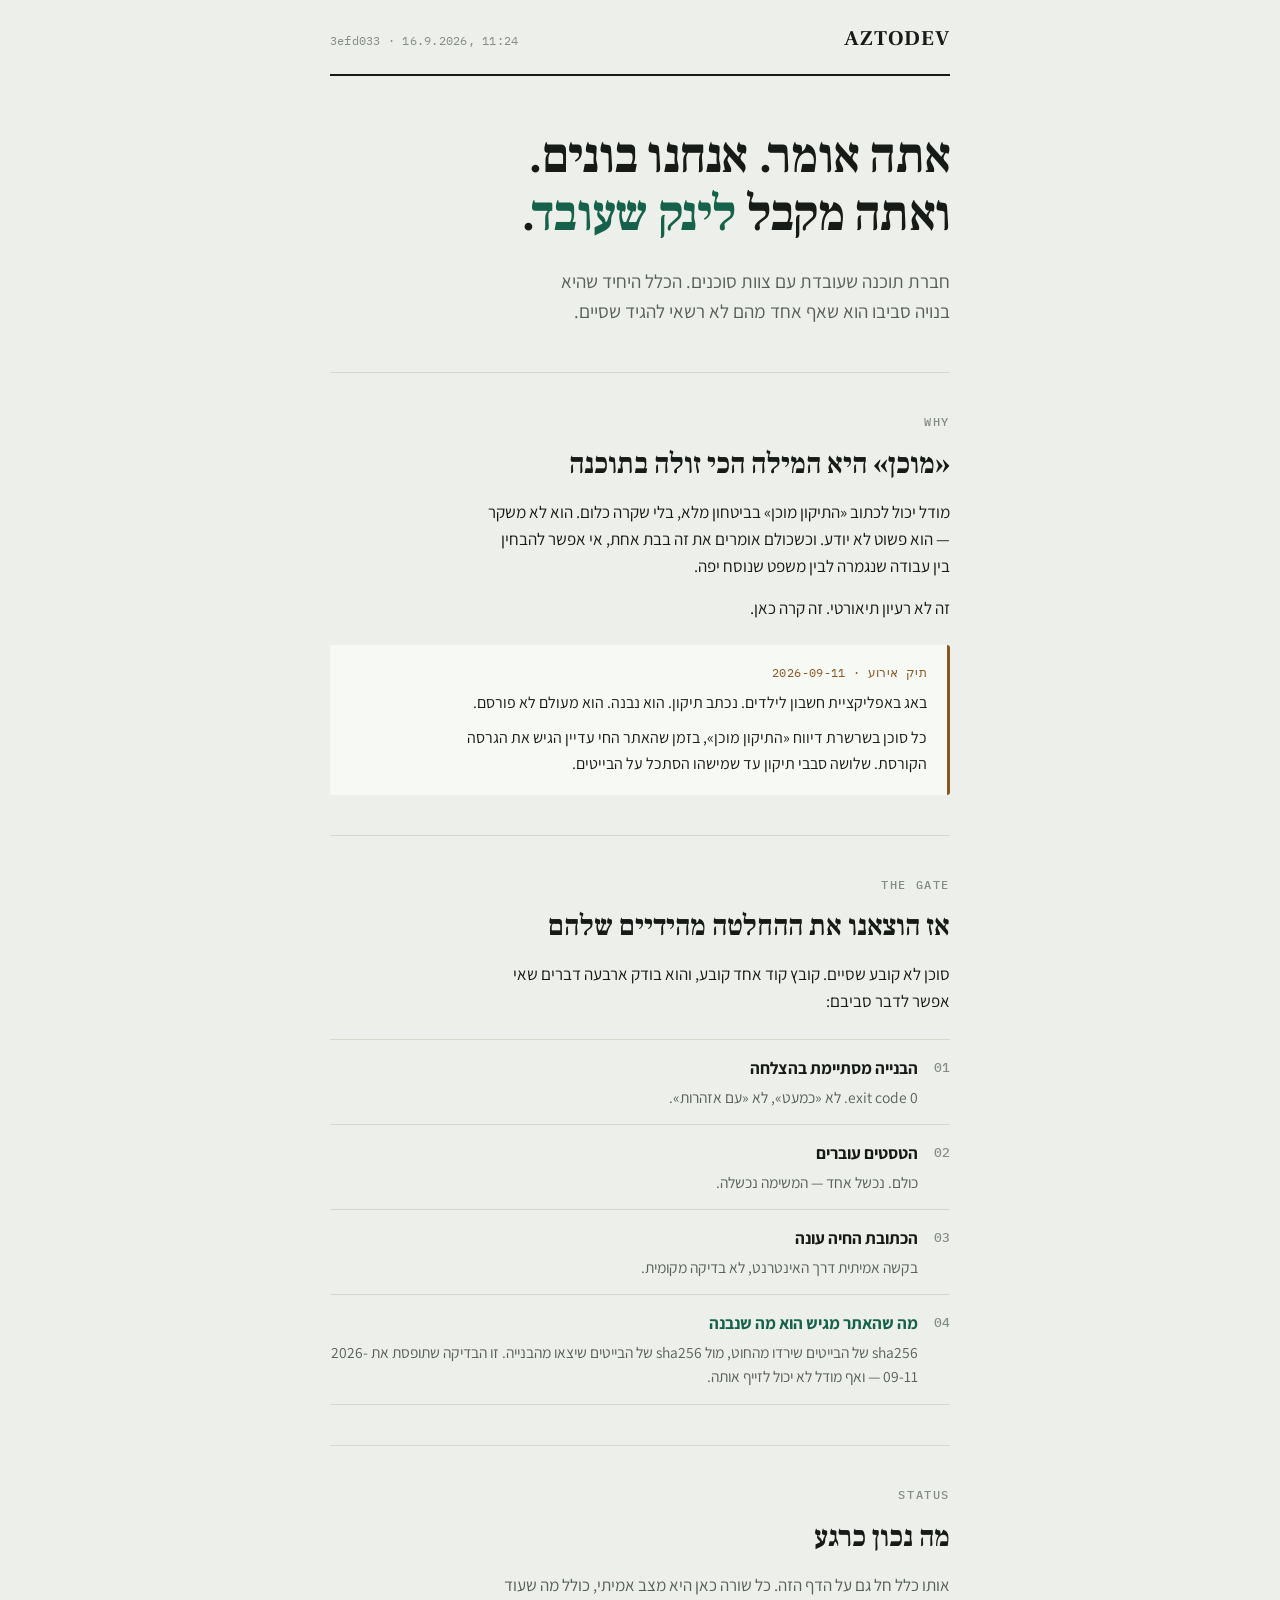
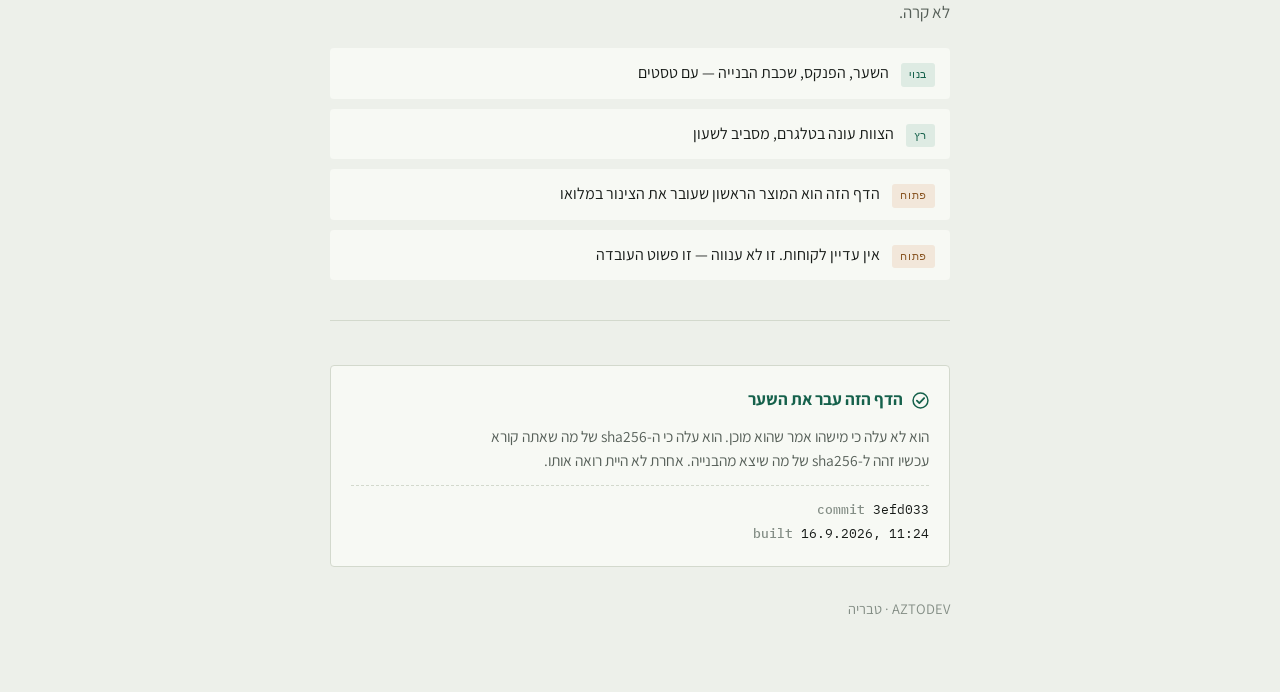
<file: aztodev/index.html>
<!DOCTYPE html>
<html lang="he" dir="rtl">
<head>
<meta charset="utf-8">
<meta name="viewport" content="width=device-width, initial-scale=1, viewport-fit=cover">
<title>AZTODEV — לינק שעובד</title>
<meta name="description" content="חברת תוכנה שבנויה סביב כלל אחד: אף אחד לא אומר «מוכן» — רק השער אומר.">
<link rel="preconnect" href="https://fonts.googleapis.com">
<link rel="preconnect" href="https://fonts.gstatic.com" crossorigin>
<link rel="stylesheet" href="https://fonts.googleapis.com/css2?family=Assistant:wght@400;600;700&family=Frank+Ruhl+Libre:wght@500;700&family=IBM+Plex+Mono:wght@400;500&display=swap">
<style>
  :root {
    --paper:  #EDF0EA;
    --card:   #F7F9F4;
    --ink:    #171B18;
    --muted:  #565F58;
    --faint:  #838D85;
    --rule:   #D3D9CD;
    --seal:   #15614B;
    --seal-bg:#DEEBE3;
    --open:   #8A5624;
    --open-bg:#F2E7DA;
    color-scheme: light dark;
  }
  @media (prefers-color-scheme: dark) {
    :root:not([data-theme="light"]) {
      --paper:  #0E110F;
      --card:   #161A17;
      --ink:    #E6EBE5;
      --muted:  #9AA59D;
      --faint:  #6E7A72;
      --rule:   #262D28;
      --seal:   #4FC29E;
      --seal-bg:#113026;
      --open:   #D9954F;
      --open-bg:#2C1F12;
    }
  }
  :root[data-theme="dark"] {
    --paper:  #0E110F;
    --card:   #161A17;
    --ink:    #E6EBE5;
    --muted:  #9AA59D;
    --faint:  #6E7A72;
    --rule:   #262D28;
    --seal:   #4FC29E;
    --seal-bg:#113026;
    --open:   #D9954F;
    --open-bg:#2C1F12;
  }

  * { box-sizing: border-box; }
  html { -webkit-text-size-adjust: 100%; }

  body {
    margin: 0;
    background: var(--paper);
    color: var(--ink);
    font-family: "Assistant", "Segoe UI", system-ui, sans-serif;
    font-size: 17px;
    line-height: 1.6;
    -webkit-font-smoothing: antialiased;
  }

  .sheet {
    max-width: 660px;
    margin: 0 auto;
    padding-inline: 20px;
    padding-block: 0 72px;
  }

  /* masthead: a document header, not a nav bar */
  .masthead {
    display: flex;
    align-items: baseline;
    justify-content: space-between;
    gap: 16px;
    flex-wrap: wrap;
    padding-block: 22px 18px;
    border-bottom: 2px solid var(--ink);
  }
  .wordmark {
    font-family: "Frank Ruhl Libre", Georgia, serif;
    font-weight: 700;
    font-size: 21px;
    letter-spacing: .04em;
  }
  .filed {
    font-family: "IBM Plex Mono", ui-monospace, monospace;
    font-size: 12px;
    color: var(--faint);
    letter-spacing: .02em;
    direction: ltr;
  }

  /* the claim */
  .claim {
    padding-block: 52px 46px;
    border-bottom: 1px solid var(--rule);
  }
  .claim h1 {
    font-family: "Frank Ruhl Libre", Georgia, serif;
    font-weight: 700;
    font-size: clamp(32px, 8.5vw, 50px);
    line-height: 1.16;
    letter-spacing: -.015em;
    margin: 0 0 22px;
    text-wrap: balance;
  }
  .claim h1 em {
    font-style: normal;
    color: var(--seal);
  }
  .claim p {
    margin: 0;
    font-size: 19px;
    color: var(--muted);
    max-width: 46ch;
  }

  section { padding-block: 40px; border-bottom: 1px solid var(--rule); }

  .label {
    font-family: "IBM Plex Mono", ui-monospace, monospace;
    font-size: 11.5px;
    font-weight: 500;
    letter-spacing: .14em;
    color: var(--faint);
    margin: 0 0 14px;
    text-transform: uppercase;
    direction: ltr;
    text-align: right;
  }
  h2 {
    font-family: "Frank Ruhl Libre", Georgia, serif;
    font-weight: 700;
    font-size: clamp(23px, 5vw, 29px);
    line-height: 1.28;
    margin: 0 0 16px;
    text-wrap: balance;
  }
  p { margin: 0 0 15px; max-width: 58ch; }
  p:last-child { margin-bottom: 0; }
  .muted { color: var(--muted); }

  /* the incident, set as a quoted record */
  .record {
    background: var(--card);
    border-inline-start: 3px solid var(--open);
    border-radius: 3px;
    padding: 18px 20px;
    margin: 22px 0 0;
  }
  .record .when {
    font-family: "IBM Plex Mono", ui-monospace, monospace;
    font-size: 12px;
    color: var(--open);
    letter-spacing: .03em;
    display: block;
    margin-bottom: 8px;
    direction: ltr;
    text-align: right;
  }
  .record p { font-size: 16px; margin-bottom: 10px; }
  .record p:last-child { margin-bottom: 0; }

  /* the four checks: numbered because it IS a sequence */
  ol.checks { list-style: none; margin: 24px 0 0; padding: 0; }
  ol.checks li {
    display: grid;
    grid-template-columns: auto 1fr;
    gap: 16px;
    padding-block: 15px;
    border-top: 1px solid var(--rule);
    align-items: start;
  }
  ol.checks li:last-child { border-bottom: 1px solid var(--rule); }
  .n {
    font-family: "IBM Plex Mono", ui-monospace, monospace;
    font-size: 13px;
    font-weight: 500;
    color: var(--faint);
    padding-top: 3px;
    font-variant-numeric: tabular-nums;
  }
  .check-t { font-weight: 700; display: block; }
  .check-d { color: var(--muted); font-size: 15.5px; display: block; margin-top: 2px; }
  ol.checks li.keystone .check-t { color: var(--seal); }

  /* status: what is true, plainly */
  .status { display: flex; flex-direction: column; gap: 10px; margin-top: 22px; }
  .row {
    display: flex;
    gap: 12px;
    align-items: baseline;
    padding: 12px 15px;
    border-radius: 4px;
    background: var(--card);
  }
  .tag {
    font-family: "IBM Plex Mono", ui-monospace, monospace;
    font-size: 11px;
    font-weight: 500;
    letter-spacing: .06em;
    padding: 3px 8px;
    border-radius: 3px;
    white-space: nowrap;
    direction: ltr;
  }
  .tag.ok   { background: var(--seal-bg); color: var(--seal); }
  .tag.open { background: var(--open-bg); color: var(--open); }
  .row span:last-child { font-size: 16px; }

  /* the seal */
  .seal {
    margin-top: 44px;
    padding: 20px;
    border: 1px solid var(--rule);
    border-radius: 4px;
    background: var(--card);
  }
  .seal-head {
    display: flex;
    align-items: center;
    gap: 9px;
    font-weight: 700;
    color: var(--seal);
    margin-bottom: 10px;
  }
  .seal-head svg { width: 17px; height: 17px; flex: none; }
  .seal p { font-size: 15.5px; color: var(--muted); margin: 0; }
  .stamp {
    font-family: "IBM Plex Mono", ui-monospace, monospace;
    font-size: 12.5px;
    color: var(--ink);
    direction: ltr;
    text-align: right;
    margin-top: 12px;
    padding-top: 12px;
    border-top: 1px dashed var(--rule);
    line-height: 1.9;
    word-break: break-all;
  }
  .stamp b { color: var(--faint); font-weight: 500; }

  footer {
    padding-block: 30px 0;
    font-size: 14.5px;
    color: var(--faint);
  }
  footer p { max-width: none; }

  @media (prefers-reduced-motion: reduce) { * { transition: none !important; } }
</style>
</head>
<body>
<div class="sheet">

  <header class="masthead">
    <div class="wordmark">AZTODEV</div>
    <div class="filed">3efd033 · 16.9.2026, 11:24</div>
  </header>

  <div class="claim">
    <h1>אתה אומר. אנחנו בונים.<br>ואתה מקבל <em>לינק שעובד</em>.</h1>
    <p>חברת תוכנה שעובדת עם צוות סוכנים. הכלל היחיד שהיא בנויה סביבו הוא
       שאף אחד מהם לא רשאי להגיד שסיים.</p>
  </div>

  <section>
    <p class="label">why</p>
    <h2>«מוכן» היא המילה הכי זולה בתוכנה</h2>
    <p>מודל יכול לכתוב «התיקון מוכן» בביטחון מלא, בלי שקרה כלום. הוא לא משקר —
       הוא פשוט לא יודע. וכשכולם אומרים את זה בבת אחת, אי אפשר להבחין בין
       עבודה שנגמרה לבין משפט שנוסח יפה.</p>
    <p>זה לא רעיון תיאורטי. זה קרה כאן.</p>

    <div class="record">
      <span class="when">2026-09-11 · תיק אירוע</span>
      <p>באג באפליקציית חשבון לילדים. נכתב תיקון. הוא נבנה. הוא מעולם לא פורסם.</p>
      <p>כל סוכן בשרשרת דיווח «התיקון מוכן», בזמן שהאתר החי עדיין הגיש את
         הגרסה הקורסת. שלושה סבבי תיקון עד שמישהו הסתכל על הבייטים.</p>
    </div>
  </section>

  <section>
    <p class="label">the gate</p>
    <h2>אז הוצאנו את ההחלטה מהידיים שלהם</h2>
    <p>סוכן לא קובע שסיים. קובץ קוד אחד קובע, והוא בודק ארבעה דברים
       שאי אפשר לדבר סביבם:</p>

    <ol class="checks">
      <li><span class="n">01</span><span>
        <span class="check-t">הבנייה מסתיימת בהצלחה</span>
        <span class="check-d">exit code 0. לא «כמעט», לא «עם אזהרות».</span>
      </span></li>
      <li><span class="n">02</span><span>
        <span class="check-t">הטסטים עוברים</span>
        <span class="check-d">כולם. נכשל אחד — המשימה נכשלה.</span>
      </span></li>
      <li><span class="n">03</span><span>
        <span class="check-t">הכתובת החיה עונה</span>
        <span class="check-d">בקשה אמיתית דרך האינטרנט, לא בדיקה מקומית.</span>
      </span></li>
      <li class="keystone"><span class="n">04</span><span>
        <span class="check-t">מה שהאתר מגיש הוא מה שנבנה</span>
        <span class="check-d">sha256 של הבייטים שירדו מהחוט, מול sha256 של
          הבייטים שיצאו מהבנייה. זו הבדיקה שתופסת את 2026-09-11 — ואף מודל
          לא יכול לזייף אותה.</span>
      </span></li>
    </ol>
  </section>

  <section>
    <p class="label">status</p>
    <h2>מה נכון כרגע</h2>
    <p class="muted">אותו כלל חל גם על הדף הזה. כל שורה כאן היא מצב אמיתי,
       כולל מה שעוד לא קרה.</p>

    <div class="status">
      <div class="row"><span class="tag ok">בנוי</span><span>השער, הפנקס, שכבת הבנייה — עם טסטים</span></div>
      <div class="row"><span class="tag ok">רץ</span><span>הצוות עונה בטלגרם, מסביב לשעון</span></div>
      <div class="row"><span class="tag open">פתוח</span><span>הדף הזה הוא המוצר הראשון שעובר את הצינור במלואו</span></div>
      <div class="row"><span class="tag open">פתוח</span><span>אין עדיין לקוחות. זו לא ענווה — זו פשוט העובדה</span></div>
    </div>
  </section>

  <div class="seal">
    <div class="seal-head">
      <svg viewBox="0 0 16 16" fill="none" aria-hidden="true">
        <circle cx="8" cy="8" r="7" stroke="currentColor" stroke-width="1.4"/>
        <path d="M4.6 8.2l2.3 2.3 4.5-4.8" stroke="currentColor" stroke-width="1.7"
              stroke-linecap="round" stroke-linejoin="round"/>
      </svg>
      הדף הזה עבר את השער
    </div>
    <p>הוא לא עלה כי מישהו אמר שהוא מוכן. הוא עלה כי ה-sha256 של מה שאתה
       קורא עכשיו זהה ל-sha256 של מה שיצא מהבנייה. אחרת לא היית רואה אותו.</p>
    <div class="stamp">
      <b>commit</b> 3efd033<br>
      <b>built</b> 16.9.2026, 11:24
    </div>
  </div>

  <footer>
    <p>AZTODEV · טבריה</p>
  </footer>

</div>
</body>
</html>
</file>
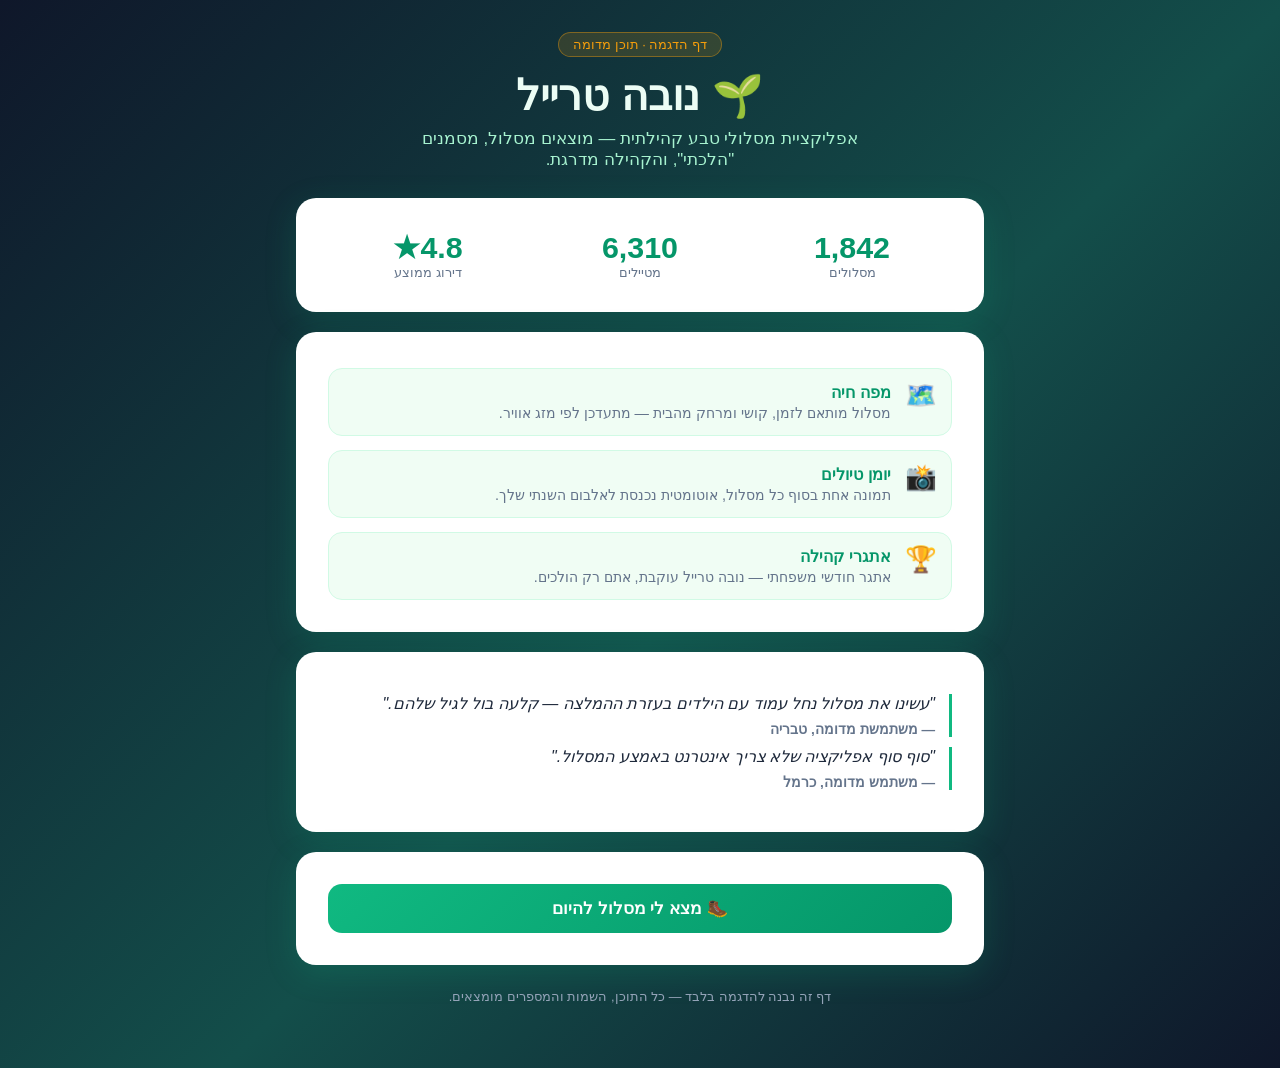
<file: demo-page/index.html>
<!DOCTYPE html>
<html lang="he" dir="rtl">
<head>
<meta charset="UTF-8">
<meta name="viewport" content="width=device-width, initial-scale=1.0">
<title>נובה טרייל — הדגמה 🌱</title>
<style>
  *, *::before, *::after { box-sizing: border-box; margin: 0; padding: 0; }

  :root {
    --bg: #0f172a;
    --card: #ffffff;
    --primary: #10b981;
    --primary-dark: #059669;
    --accent: #f59e0b;
    --text: #1e293b;
    --muted: #64748b;
    --radius: 20px;
    --shadow: 0 8px 32px rgba(16, 185, 129, 0.18);
  }

  body {
    font-family: "Segoe UI", Tahoma, Arial, sans-serif;
    background: linear-gradient(135deg, #0f172a 0%, #134e4a 55%, #0f172a 100%);
    color: var(--text);
    min-height: 100vh;
  }

  .wrap {
    max-width: 720px;
    margin: 0 auto;
    padding: 32px 16px 64px;
  }

  header {
    text-align: center;
    color: #ecfdf5;
    margin-bottom: 28px;
  }

  header .badge {
    display: inline-block;
    background: rgba(245, 158, 11, 0.15);
    color: var(--accent);
    border: 1px solid rgba(245, 158, 11, 0.4);
    border-radius: 999px;
    padding: 4px 14px;
    font-size: 0.8rem;
    margin-bottom: 14px;
  }

  header h1 {
    font-size: clamp(1.8rem, 6vw, 2.6rem);
    margin-bottom: 8px;
  }

  header p {
    color: #a7f3d0;
    font-size: 1.05rem;
    max-width: 480px;
    margin: 0 auto;
  }

  .card {
    background: var(--card);
    border-radius: var(--radius);
    box-shadow: var(--shadow);
    padding: clamp(20px, 5vw, 32px);
    margin-bottom: 20px;
  }

  .stats {
    display: grid;
    grid-template-columns: repeat(3, 1fr);
    gap: 12px;
    text-align: center;
  }

  .stats .num {
    font-size: clamp(1.4rem, 5vw, 1.9rem);
    font-weight: 700;
    color: var(--primary-dark);
  }

  .stats .label {
    color: var(--muted);
    font-size: 0.8rem;
  }

  .features {
    display: grid;
    gap: 14px;
    margin-top: 4px;
  }

  .feature {
    display: flex;
    gap: 14px;
    align-items: flex-start;
    padding: 14px;
    border-radius: 14px;
    background: #f0fdf4;
    border: 1px solid #d1fae5;
  }

  .feature .icon {
    font-size: 1.6rem;
    line-height: 1;
  }

  .feature h3 {
    font-size: 1.02rem;
    margin-bottom: 3px;
    color: var(--primary-dark);
  }

  .feature p {
    color: var(--muted);
    font-size: 0.9rem;
  }

  .quote {
    font-style: italic;
    color: var(--text);
    border-right: 3px solid var(--primary);
    padding-right: 14px;
    margin: 10px 0;
  }

  .quote .who {
    display: block;
    margin-top: 8px;
    font-style: normal;
    font-weight: 600;
    color: var(--muted);
    font-size: 0.85rem;
  }

  .cta {
    display: block;
    text-align: center;
    background: linear-gradient(135deg, var(--primary), var(--primary-dark));
    color: #fff;
    font-weight: 700;
    font-size: 1.05rem;
    padding: 14px;
    border-radius: 14px;
    border: none;
    width: 100%;
    cursor: pointer;
  }

  .cta:active { transform: scale(0.98); }

  footer {
    text-align: center;
    color: #94a3b8;
    font-size: 0.8rem;
    margin-top: 24px;
  }

  #toast {
    position: fixed;
    bottom: 24px;
    left: 50%;
    transform: translateX(-50%) translateY(20px);
    background: #059669;
    color: #fff;
    padding: 12px 22px;
    border-radius: 999px;
    box-shadow: 0 6px 20px rgba(0,0,0,0.25);
    opacity: 0;
    transition: opacity 0.25s, transform 0.25s;
    font-size: 0.92rem;
    white-space: nowrap;
  }

  #toast.show {
    opacity: 1;
    transform: translateX(-50%) translateY(0);
  }
</style>
</head>
<body>
  <div class="wrap">
    <header>
      <span class="badge">דף הדגמה · תוכן מדומה</span>
      <h1>🌱 נובה טרייל</h1>
      <p>אפליקציית מסלולי טבע קהילתית — מוצאים מסלול, מסמנים "הלכתי", והקהילה מדרגת.</p>
    </header>

    <div class="card">
      <div class="stats">
        <div>
          <div class="num">1,842</div>
          <div class="label">מסלולים</div>
        </div>
        <div>
          <div class="num">6,310</div>
          <div class="label">מטיילים</div>
        </div>
        <div>
          <div class="num">4.8★</div>
          <div class="label">דירוג ממוצע</div>
        </div>
      </div>
    </div>

    <div class="card">
      <div class="features">
        <div class="feature">
          <div class="icon">🗺️</div>
          <div>
            <h3>מפה חיה</h3>
            <p>מסלול מותאם לזמן, קושי ומרחק מהבית — מתעדכן לפי מזג אוויר.</p>
          </div>
        </div>
        <div class="feature">
          <div class="icon">📸</div>
          <div>
            <h3>יומן טיולים</h3>
            <p>תמונה אחת בסוף כל מסלול, אוטומטית נכנסת לאלבום השנתי שלך.</p>
          </div>
        </div>
        <div class="feature">
          <div class="icon">🏆</div>
          <div>
            <h3>אתגרי קהילה</h3>
            <p>אתגר חודשי משפחתי — נובה טרייל עוקבת, אתם רק הולכים.</p>
          </div>
        </div>
      </div>
    </div>

    <div class="card">
      <p class="quote">
        "עשינו את מסלול נחל עמוד עם הילדים בעזרת ההמלצה — קלעה בול לגיל שלהם."
        <span class="who">— משתמשת מדומה, טבריה</span>
      </p>
      <p class="quote">
        "סוף סוף אפליקציה שלא צריך אינטרנט באמצע המסלול."
        <span class="who">— משתמש מדומה, כרמל</span>
      </p>
    </div>

    <div class="card">
      <button class="cta" id="ctaBtn">🥾 מצא לי מסלול להיום</button>
    </div>

    <footer>
      דף זה נבנה להדגמה בלבד — כל התוכן, השמות והמספרים מומצאים.
    </footer>
  </div>

  <div id="toast"></div>

  <script>
    const trails = [
      "נחל עמוד — 2.5 ק״מ, קל, לכל המשפחה",
      "הר ארבל — 4 ק״מ, בינוני, נוף לכינרת",
      "יער בירייה — 3 ק״מ, קל, מוצלל",
      "נחל תבור — 6 ק״מ, מאתגר, מים בחורף"
    ];
    const btn = document.getElementById("ctaBtn");
    const toast = document.getElementById("toast");
    btn.addEventListener("click", () => {
      const pick = trails[Math.floor(Math.random() * trails.length)];
      toast.textContent = "היום מומלץ: " + pick;
      toast.classList.add("show");
      setTimeout(() => toast.classList.remove("show"), 2600);
    });
  </script>
</body>
</html>
</file>
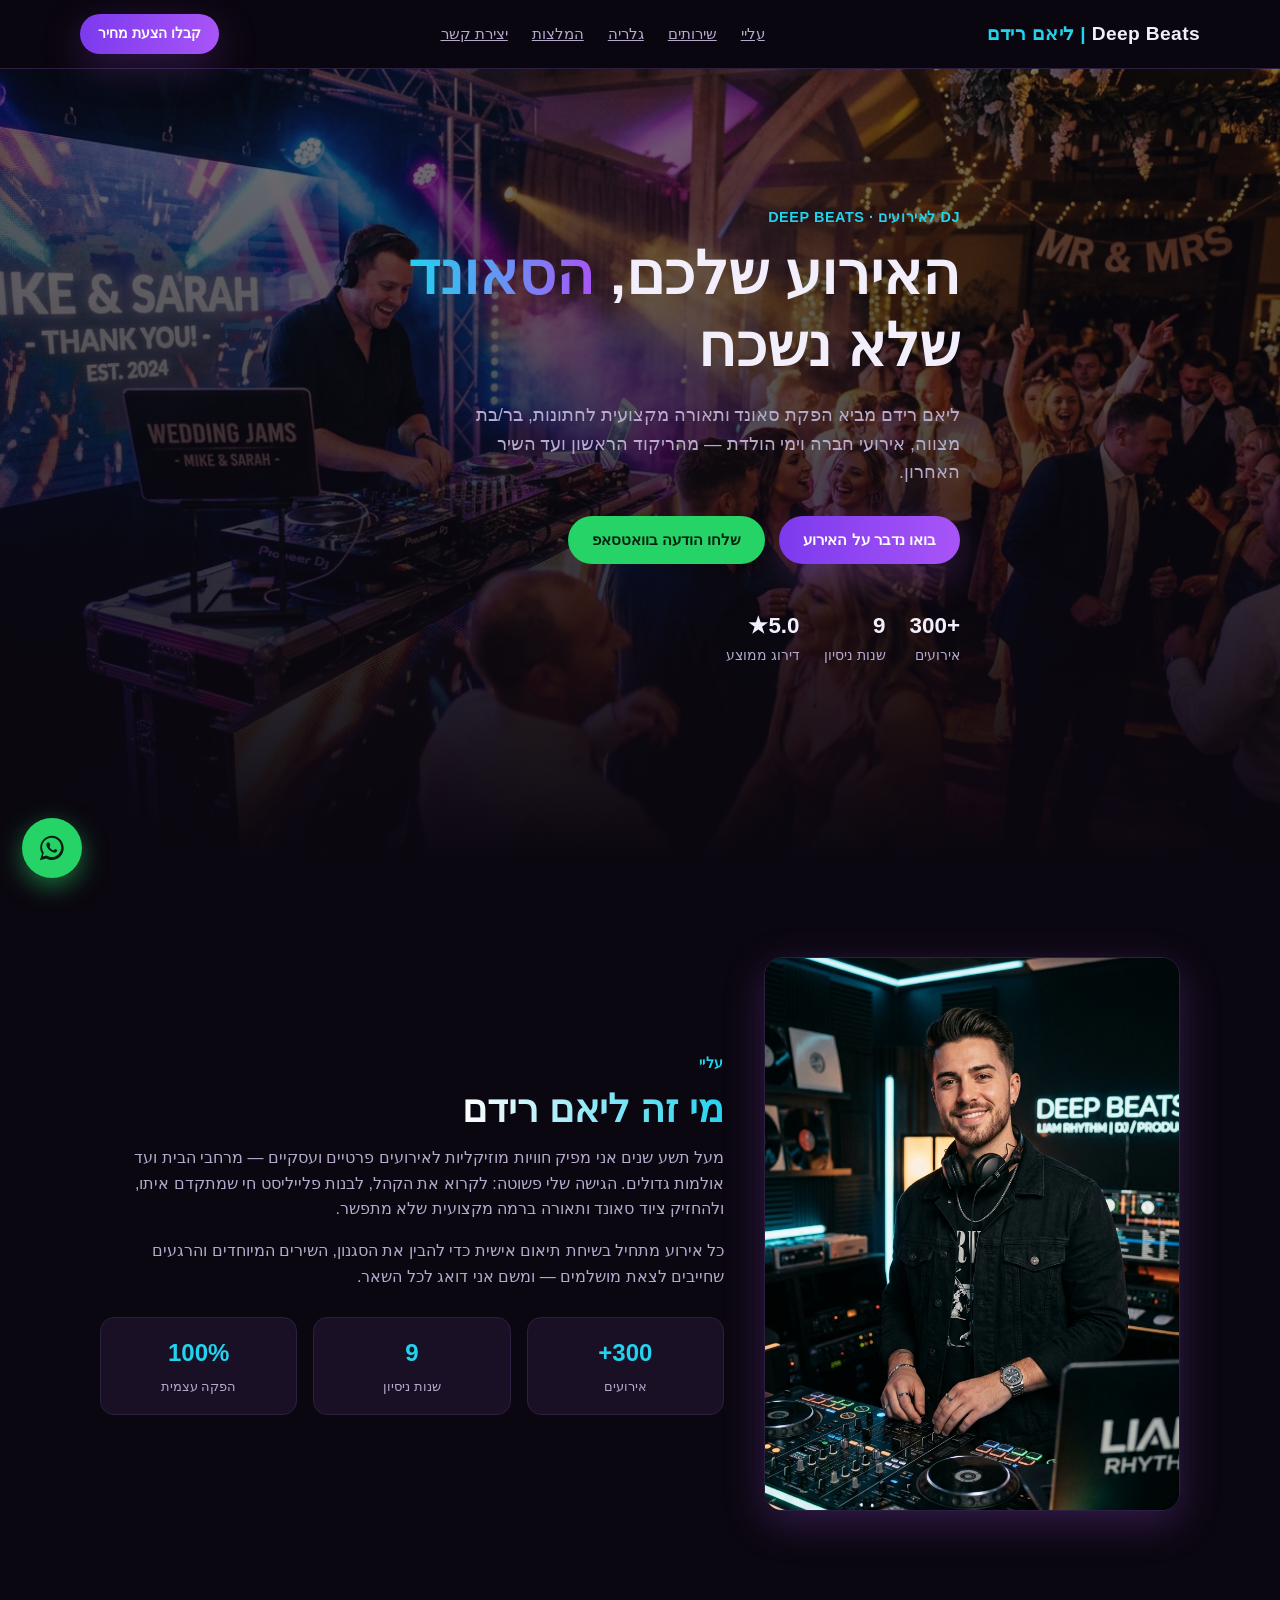
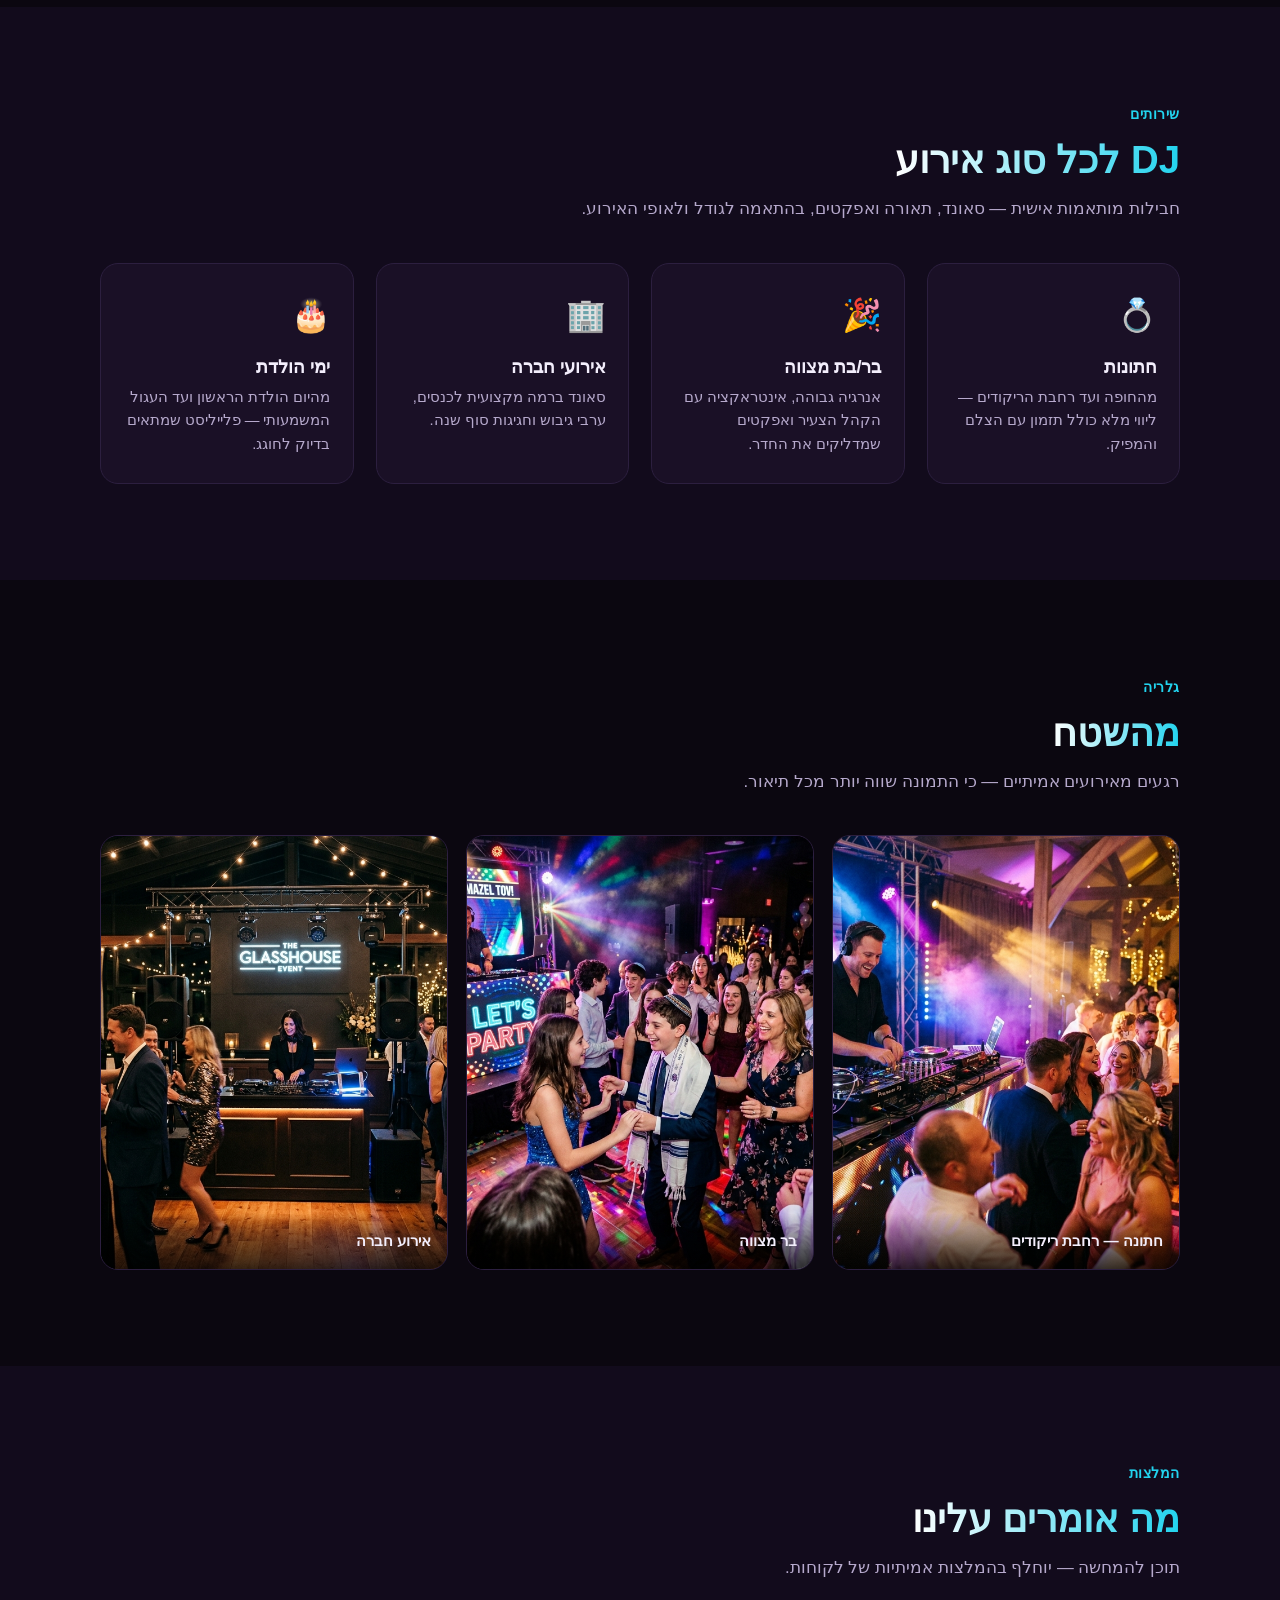
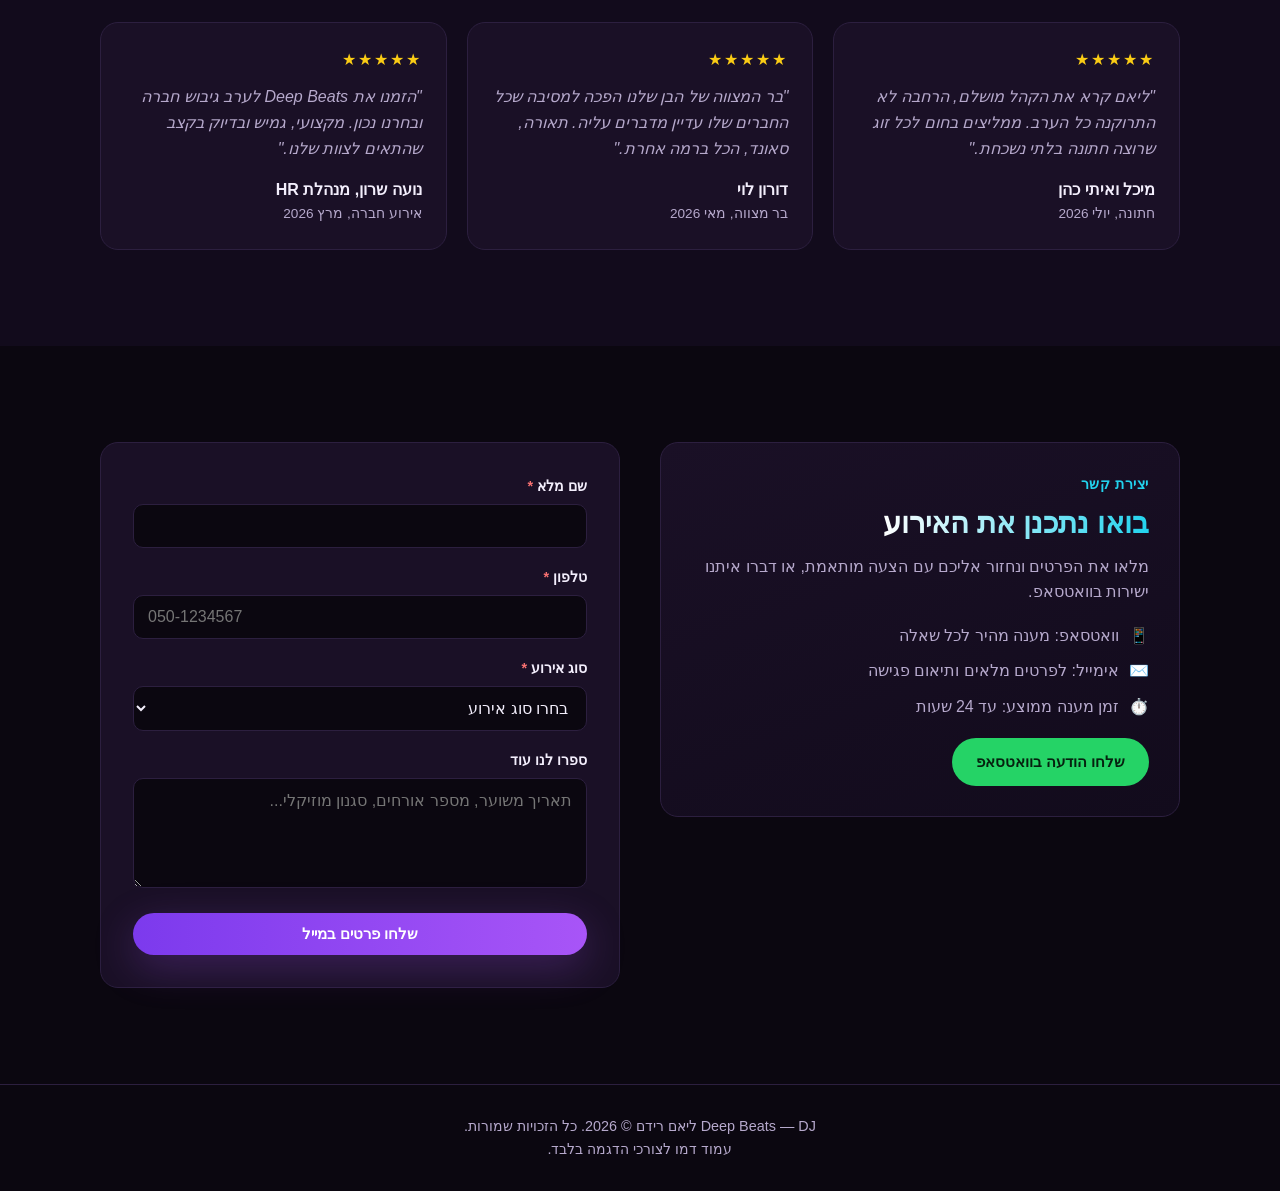
<file: dj-events-landing/index.html>
<!DOCTYPE html>
<html lang="he" dir="rtl">
<head>
<meta charset="UTF-8">
<meta name="viewport" content="width=device-width, initial-scale=1.0">
<title>Deep Beats — DJ ליאם רידם | דיג'יי לאירועים</title>
<meta name="description" content="Deep Beats עם DJ ליאם רידם — דיג'יי מקצועי לחתונות, בר/בת מצווה, אירועי חברה וימי הולדת. השאירו פרטים או דברו בוואטסאפ.">
<style>
  *, *::before, *::after { box-sizing: border-box; margin: 0; padding: 0; }

  :root {
    --bg: #0b0710;
    --bg-alt: #120b1c;
    --card: #1a1026;
    --card-border: #2c1f3f;
    --primary: #a855f7;
    --primary-dark: #7c3aed;
    --accent: #22d3ee;
    --whatsapp: #25d366;
    --text: #f3eefc;
    --muted: #b6a9cc;
    --radius: 18px;
    --shadow: 0 12px 40px rgba(168, 85, 247, 0.25);
    --max-w: 1120px;
  }

  html { scroll-behavior: smooth; }

  body {
    font-family: "Segoe UI", "Heebo", Tahoma, Arial, sans-serif;
    background: var(--bg);
    color: var(--text);
    line-height: 1.6;
    overflow-x: hidden;
  }

  img { max-width: 100%; display: block; }

  a { color: inherit; }

  .wrap {
    width: 100%;
    max-width: var(--max-w);
    margin: 0 auto;
    padding: 0 20px;
  }

  section { padding: clamp(48px, 8vw, 96px) 0; }

  h1, h2, h3 { line-height: 1.25; }

  .eyebrow {
    color: var(--accent);
    font-weight: 700;
    letter-spacing: 0.04em;
    font-size: 0.9rem;
    text-transform: uppercase;
    margin-bottom: 10px;
    display: block;
  }

  .section-title {
    font-size: clamp(1.6rem, 4vw, 2.4rem);
    margin-bottom: 12px;
    background: linear-gradient(90deg, #fff, var(--accent));
    -webkit-background-clip: text;
    background-clip: text;
    -webkit-text-fill-color: transparent;
    display: inline-block;
  }

  .section-sub {
    color: var(--muted);
    max-width: 640px;
    margin-bottom: 40px;
    font-size: 1.05rem;
  }

  /* ===== Header / Nav ===== */
  header.site {
    position: sticky;
    top: 0;
    z-index: 50;
    background: rgba(11, 7, 16, 0.85);
    backdrop-filter: blur(10px);
    border-bottom: 1px solid var(--card-border);
  }

  .nav {
    display: flex;
    align-items: center;
    justify-content: space-between;
    padding: 14px 0;
  }

  .logo {
    font-weight: 800;
    font-size: 1.2rem;
    letter-spacing: 0.02em;
  }

  .logo span { color: var(--accent); }

  .nav-links {
    display: none;
    gap: 24px;
    font-size: 0.95rem;
    color: var(--muted);
  }

  .nav-links a:hover { color: var(--text); }

  @media (min-width: 760px) {
    .nav-links { display: flex; }
  }

  .btn {
    display: inline-flex;
    align-items: center;
    gap: 8px;
    border: none;
    cursor: pointer;
    border-radius: 999px;
    font-weight: 700;
    font-size: 0.95rem;
    padding: 12px 24px;
    transition: transform 0.15s ease, box-shadow 0.15s ease;
    text-decoration: none;
  }

  .btn:hover { transform: translateY(-2px); }

  .btn:focus-visible {
    outline: 3px solid var(--accent);
    outline-offset: 2px;
  }

  .btn-primary {
    background: linear-gradient(90deg, var(--primary-dark), var(--primary));
    color: #fff;
    box-shadow: var(--shadow);
  }

  .btn-whatsapp {
    background: var(--whatsapp);
    color: #06210f;
  }

  .btn-ghost {
    background: transparent;
    border: 1px solid var(--card-border);
    color: var(--text);
  }

  .btn-sm { padding: 9px 18px; font-size: 0.85rem; }

  /* ===== Hero ===== */
  .hero {
    position: relative;
    min-height: 88vh;
    display: flex;
    align-items: center;
    padding-top: 40px;
  }

  .hero-bg {
    position: absolute;
    inset: 0;
    background: url("./images/hero.jpg") center 25% / cover no-repeat;
    z-index: 0;
  }

  .hero-bg::after {
    content: "";
    position: absolute;
    inset: 0;
    background: linear-gradient(180deg, rgba(11,7,16,0.55) 0%, rgba(11,7,16,0.75) 55%, var(--bg) 100%);
  }

  .hero-content {
    position: relative;
    z-index: 1;
    max-width: 680px;
  }

  .hero-content h1 {
    font-size: clamp(2.2rem, 6vw, 3.6rem);
    margin-bottom: 18px;
  }

  .hero-content h1 .hl {
    background: linear-gradient(90deg, var(--accent), var(--primary));
    -webkit-background-clip: text;
    background-clip: text;
    -webkit-text-fill-color: transparent;
  }

  .hero-content p {
    color: var(--muted);
    font-size: 1.1rem;
    max-width: 520px;
    margin-bottom: 30px;
  }

  .hero-actions {
    display: flex;
    flex-wrap: wrap;
    gap: 14px;
  }

  .hero-badges {
    display: flex;
    flex-wrap: wrap;
    gap: 24px;
    margin-top: 44px;
    color: var(--muted);
    font-size: 0.9rem;
  }

  .hero-badges strong {
    display: block;
    color: var(--text);
    font-size: 1.4rem;
  }

  /* ===== About ===== */
  .about-grid {
    display: grid;
    gap: 40px;
    align-items: center;
    grid-template-columns: 1fr;
  }

  @media (min-width: 860px) {
    .about-grid { grid-template-columns: 0.8fr 1.2fr; }
  }

  .about-photo {
    border-radius: var(--radius);
    overflow: hidden;
    border: 1px solid var(--card-border);
    box-shadow: var(--shadow);
  }

  .about-photo img { aspect-ratio: 3/4; object-fit: cover; }

  .about-text p { color: var(--muted); margin-bottom: 16px; }

  .about-stats {
    display: grid;
    grid-template-columns: repeat(3, 1fr);
    gap: 16px;
    margin-top: 28px;
  }

  .about-stats .stat {
    background: var(--card);
    border: 1px solid var(--card-border);
    border-radius: 14px;
    padding: 16px 10px;
    text-align: center;
  }

  .about-stats .stat b {
    display: block;
    font-size: 1.5rem;
    color: var(--accent);
  }

  .about-stats .stat span {
    font-size: 0.8rem;
    color: var(--muted);
  }

  /* ===== Services ===== */
  .services-grid {
    display: grid;
    gap: 22px;
    grid-template-columns: 1fr;
  }

  @media (min-width: 640px) {
    .services-grid { grid-template-columns: repeat(2, 1fr); }
  }
  @media (min-width: 1000px) {
    .services-grid { grid-template-columns: repeat(4, 1fr); }
  }

  .service-card {
    background: var(--card);
    border: 1px solid var(--card-border);
    border-radius: var(--radius);
    padding: 26px 22px;
    transition: transform 0.2s ease, border-color 0.2s ease;
  }

  .service-card:hover {
    transform: translateY(-4px);
    border-color: var(--primary);
  }

  .service-card .icon {
    font-size: 2rem;
    margin-bottom: 14px;
    display: block;
  }

  .service-card h3 { margin-bottom: 8px; font-size: 1.15rem; }
  .service-card p { color: var(--muted); font-size: 0.92rem; }

  /* ===== Gallery ===== */
  .gallery-grid {
    display: grid;
    gap: 18px;
    grid-template-columns: 1fr;
  }

  @media (min-width: 700px) {
    .gallery-grid { grid-template-columns: repeat(3, 1fr); }
  }

  .gallery-item {
    border-radius: var(--radius);
    overflow: hidden;
    border: 1px solid var(--card-border);
    position: relative;
  }

  .gallery-item img {
    width: 100%;
    height: 100%;
    aspect-ratio: 4/5;
    object-fit: cover;
    transition: transform 0.4s ease;
  }

  .gallery-item:hover img { transform: scale(1.06); }

  .gallery-caption {
    position: absolute;
    inset-inline: 0;
    bottom: 0;
    padding: 16px;
    background: linear-gradient(0deg, rgba(0,0,0,0.75), transparent);
    font-weight: 700;
    font-size: 0.95rem;
  }

  /* ===== Testimonials ===== */
  .testi-grid {
    display: grid;
    gap: 20px;
    grid-template-columns: 1fr;
  }

  @media (min-width: 760px) {
    .testi-grid { grid-template-columns: repeat(3, 1fr); }
  }

  .testi-card {
    background: var(--card);
    border: 1px solid var(--card-border);
    border-radius: var(--radius);
    padding: 24px;
  }

  .testi-stars { color: #facc15; margin-bottom: 12px; letter-spacing: 2px; }
  .testi-card p { color: var(--muted); margin-bottom: 16px; font-style: italic; }
  .testi-name { font-weight: 700; }
  .testi-role { color: var(--muted); font-size: 0.85rem; }

  /* ===== Contact form ===== */
  .contact-grid {
    display: grid;
    gap: 40px;
    grid-template-columns: 1fr;
  }

  @media (min-width: 900px) {
    .contact-grid { grid-template-columns: 1fr 1fr; align-items: start; }
  }

  .contact-info {
    background: linear-gradient(160deg, var(--card), var(--bg-alt));
    border: 1px solid var(--card-border);
    border-radius: var(--radius);
    padding: 30px;
  }

  .contact-info h3 { margin-bottom: 14px; }
  .contact-info ul { list-style: none; margin: 18px 0; color: var(--muted); }
  .contact-info li { margin-bottom: 10px; display: flex; gap: 10px; align-items: flex-start; }

  form.card {
    background: var(--card);
    border: 1px solid var(--card-border);
    border-radius: var(--radius);
    padding: clamp(22px, 4vw, 32px);
  }

  .field { margin-bottom: 18px; }

  .field label {
    display: block;
    font-size: 0.9rem;
    font-weight: 600;
    margin-bottom: 6px;
    color: var(--text);
  }

  .field .required { color: #f87171; }

  .field input,
  .field select,
  .field textarea {
    width: 100%;
    background: var(--bg);
    border: 1px solid var(--card-border);
    border-radius: 10px;
    padding: 12px 14px;
    color: var(--text);
    font-size: 1rem;
    font-family: inherit;
  }

  .field input:focus,
  .field select:focus,
  .field textarea:focus {
    outline: 2px solid var(--primary);
    outline-offset: 1px;
    border-color: var(--primary);
  }

  .field textarea { resize: vertical; min-height: 110px; }

  .field-error {
    color: #f87171;
    font-size: 0.82rem;
    margin-top: 6px;
    display: none;
  }

  .field.invalid input,
  .field.invalid select,
  .field.invalid textarea {
    border-color: #f87171;
  }

  .field.invalid .field-error { display: block; }

  .form-status {
    margin-top: 14px;
    font-size: 0.9rem;
    color: var(--accent);
    display: none;
  }

  .form-status.show { display: block; }

  /* ===== Footer ===== */
  footer.site {
    border-top: 1px solid var(--card-border);
    padding: 30px 0;
    color: var(--muted);
    font-size: 0.9rem;
    text-align: center;
  }

  footer.site a { color: var(--accent); text-decoration: none; }

  /* ===== Floating WhatsApp ===== */
  .fab-whatsapp {
    position: fixed;
    bottom: 22px;
    left: 22px;
    z-index: 60;
    width: 60px;
    height: 60px;
    border-radius: 50%;
    background: var(--whatsapp);
    display: flex;
    align-items: center;
    justify-content: center;
    box-shadow: 0 8px 24px rgba(37, 211, 102, 0.5);
    text-decoration: none;
    animation: pulse 2.4s infinite;
  }

  .fab-whatsapp svg { width: 30px; height: 30px; }

  @keyframes pulse {
    0% { box-shadow: 0 0 0 0 rgba(37, 211, 102, 0.55); }
    70% { box-shadow: 0 0 0 14px rgba(37, 211, 102, 0); }
    100% { box-shadow: 0 0 0 0 rgba(37, 211, 102, 0); }
  }

  @media (prefers-reduced-motion: reduce) {
    .fab-whatsapp { animation: none; }
    html { scroll-behavior: auto; }
  }

  .sr-only {
    position: absolute;
    width: 1px; height: 1px;
    padding: 0; margin: -1px;
    overflow: hidden;
    clip: rect(0,0,0,0);
    white-space: nowrap;
    border: 0;
  }

  .skip-link {
    position: absolute;
    right: -999px;
    top: 0;
    background: var(--primary);
    color: #fff;
    padding: 10px 16px;
    z-index: 100;
    border-radius: 0 0 8px 8px;
  }

  .skip-link:focus {
    right: 0;
  }
</style>
</head>
<body>

<a class="skip-link" href="#main">דלגו לתוכן הראשי</a>

<header class="site">
  <div class="wrap nav">
    <div class="logo">Deep Beats <span>| ליאם רידם</span></div>
    <nav class="nav-links" aria-label="ניווט ראשי">
      <a href="#about">עליי</a>
      <a href="#services">שירותים</a>
      <a href="#gallery">גלריה</a>
      <a href="#testimonials">המלצות</a>
      <a href="#contact">יצירת קשר</a>
    </nav>
    <a class="btn btn-primary btn-sm" href="#contact">קבלו הצעת מחיר</a>
  </div>
</header>

<main id="main">

  <!-- ===== Hero ===== -->
  <section class="hero">
    <div class="hero-bg" role="img" aria-label="דיג'יי מנגן בחתונה, קהל רוקד באולם מואר"></div>
    <div class="wrap hero-content">
      <span class="eyebrow">DJ לאירועים · Deep Beats</span>
      <h1>האירוע שלכם, <span class="hl">הסאונד</span> שלא נשכח</h1>
      <p>ליאם רידם מביא הפקת סאונד ותאורה מקצועית לחתונות, בר/בת מצווה, אירועי חברה וימי הולדת — מהריקוד הראשון ועד השיר האחרון.</p>
      <div class="hero-actions">
        <a class="btn btn-primary" href="#contact">בואו נדבר על האירוע</a>
        <a class="btn btn-whatsapp" id="hero-whatsapp" href="#" target="_blank" rel="noopener">
          שלחו הודעה בוואטסאפ
        </a>
      </div>
      <div class="hero-badges">
        <div><strong>+300</strong> אירועים</div>
        <div><strong>9</strong> שנות ניסיון</div>
        <div><strong>5.0★</strong> דירוג ממוצע</div>
      </div>
    </div>
  </section>

  <!-- ===== About ===== -->
  <section id="about">
    <div class="wrap about-grid">
      <div class="about-photo">
        <img src="./images/portrait.jpg" alt="ליאם רידם, DJ של Deep Beats, בסטודיו עם קונסולת Pioneer" loading="lazy">
      </div>
      <div class="about-text">
        <span class="eyebrow">עליי</span>
        <h2 class="section-title">מי זה ליאם רידם</h2>
        <p>מעל תשע שנים אני מפיק חוויות מוזיקליות לאירועים פרטיים ועסקיים — מרחבי הבית ועד אולמות גדולים. הגישה שלי פשוטה: לקרוא את הקהל, לבנות פלייליסט חי שמתקדם איתו, ולהחזיק ציוד סאונד ותאורה ברמה מקצועית שלא מתפשר.</p>
        <p>כל אירוע מתחיל בשיחת תיאום אישית כדי להבין את הסגנון, השירים המיוחדים והרגעים שחייבים לצאת מושלמים — ומשם אני דואג לכל השאר.</p>
        <div class="about-stats">
          <div class="stat"><b>300+</b><span>אירועים</span></div>
          <div class="stat"><b>9</b><span>שנות ניסיון</span></div>
          <div class="stat"><b>100%</b><span>הפקה עצמית</span></div>
        </div>
      </div>
    </div>
  </section>

  <!-- ===== Services ===== -->
  <section id="services" style="background:var(--bg-alt);">
    <div class="wrap">
      <span class="eyebrow">שירותים</span>
      <h2 class="section-title">DJ לכל סוג אירוע</h2>
      <p class="section-sub">חבילות מותאמות אישית — סאונד, תאורה ואפקטים, בהתאמה לגודל ולאופי האירוע.</p>
      <div class="services-grid">
        <div class="service-card">
          <span class="icon" aria-hidden="true">💍</span>
          <h3>חתונות</h3>
          <p>מהחופה ועד רחבת הריקודים — ליווי מלא כולל תזמון עם הצלם והמפיק.</p>
        </div>
        <div class="service-card">
          <span class="icon" aria-hidden="true">🎉</span>
          <h3>בר/בת מצווה</h3>
          <p>אנרגיה גבוהה, אינטראקציה עם הקהל הצעיר ואפקטים שמדליקים את החדר.</p>
        </div>
        <div class="service-card">
          <span class="icon" aria-hidden="true">🏢</span>
          <h3>אירועי חברה</h3>
          <p>סאונד ברמה מקצועית לכנסים, ערבי גיבוש וחגיגות סוף שנה.</p>
        </div>
        <div class="service-card">
          <span class="icon" aria-hidden="true">🎂</span>
          <h3>ימי הולדת</h3>
          <p>מהיום הולדת הראשון ועד העגול המשמעותי — פלייליסט שמתאים בדיוק לחוגג.</p>
        </div>
      </div>
    </div>
  </section>

  <!-- ===== Gallery ===== -->
  <section id="gallery">
    <div class="wrap">
      <span class="eyebrow">גלריה</span>
      <h2 class="section-title">מהשטח</h2>
      <p class="section-sub">רגעים מאירועים אמיתיים — כי התמונה שווה יותר מכל תיאור.</p>
      <div class="gallery-grid">
        <div class="gallery-item">
          <img src="./images/hero.jpg" alt="רחבת ריקודים באירוע חתונה עם תאורה צבעונית" loading="lazy">
          <div class="gallery-caption">חתונה — רחבת ריקודים</div>
        </div>
        <div class="gallery-item">
          <img src="./images/bar-mitzvah.jpg" alt="מסיבת בר מצווה עם דיג'יי ותאורה" loading="lazy">
          <div class="gallery-caption">בר מצווה</div>
        </div>
        <div class="gallery-item">
          <img src="./images/corporate.jpg" alt="אירוע חברה עם הפקת סאונד מקצועית" loading="lazy">
          <div class="gallery-caption">אירוע חברה</div>
        </div>
      </div>
    </div>
  </section>

  <!-- ===== Testimonials ===== -->
  <section id="testimonials" style="background:var(--bg-alt);">
    <div class="wrap">
      <span class="eyebrow">המלצות</span>
      <h2 class="section-title">מה אומרים עלינו</h2>
      <p class="section-sub">תוכן להמחשה — יוחלף בהמלצות אמיתיות של לקוחות.</p>
      <div class="testi-grid">
        <div class="testi-card">
          <div class="testi-stars" aria-label="דירוג 5 מתוך 5 כוכבים">★★★★★</div>
          <p>"ליאם קרא את הקהל מושלם, הרחבה לא התרוקנה כל הערב. ממליצים בחום לכל זוג שרוצה חתונה בלתי נשכחת."</p>
          <div class="testi-name">מיכל ואיתי כהן</div>
          <div class="testi-role">חתונה, יולי 2026</div>
        </div>
        <div class="testi-card">
          <div class="testi-stars" aria-label="דירוג 5 מתוך 5 כוכבים">★★★★★</div>
          <p>"בר המצווה של הבן שלנו הפכה למסיבה שכל החברים שלו עדיין מדברים עליה. תאורה, סאונד, הכל ברמה אחרת."</p>
          <div class="testi-name">דורון לוי</div>
          <div class="testi-role">בר מצווה, מאי 2026</div>
        </div>
        <div class="testi-card">
          <div class="testi-stars" aria-label="דירוג 5 מתוך 5 כוכבים">★★★★★</div>
          <p>"הזמנו את Deep Beats לערב גיבוש חברה ובחרנו נכון. מקצועי, גמיש ובדיוק בקצב שהתאים לצוות שלנו."</p>
          <div class="testi-name">נועה שרון, מנהלת HR</div>
          <div class="testi-role">אירוע חברה, מרץ 2026</div>
        </div>
      </div>
    </div>
  </section>

  <!-- ===== Contact ===== -->
  <section id="contact">
    <div class="wrap contact-grid">
      <div class="contact-info">
        <span class="eyebrow">יצירת קשר</span>
        <h2 class="section-title" style="font-size:1.8rem;">בואו נתכנן את האירוע</h2>
        <p style="color:var(--muted);">מלאו את הפרטים ונחזור אליכם עם הצעה מותאמת, או דברו איתנו ישירות בוואטסאפ.</p>
        <ul>
          <li>📱 <span>וואטסאפ: מענה מהיר לכל שאלה</span></li>
          <li>✉️ <span>אימייל: לפרטים מלאים ותיאום פגישה</span></li>
          <li>⏱️ <span>זמן מענה ממוצע: עד 24 שעות</span></li>
        </ul>
        <a class="btn btn-whatsapp" id="info-whatsapp" href="#" target="_blank" rel="noopener">שלחו הודעה בוואטסאפ</a>
      </div>

      <form class="card" id="lead-form" novalidate>
        <div class="field" id="field-name">
          <label for="name">שם מלא <span class="required">*</span></label>
          <input type="text" id="name" name="name" autocomplete="name" required>
          <span class="field-error">נא למלא שם מלא</span>
        </div>

        <div class="field" id="field-phone">
          <label for="phone">טלפון <span class="required">*</span></label>
          <input type="tel" id="phone" name="phone" autocomplete="tel" inputmode="tel" placeholder="050-1234567" required>
          <span class="field-error">נא למלא מספר טלפון תקין</span>
        </div>

        <div class="field" id="field-event-type">
          <label for="event-type">סוג אירוע <span class="required">*</span></label>
          <select id="event-type" name="event-type" required>
            <option value="" disabled selected>בחרו סוג אירוע</option>
            <option value="חתונה">חתונה</option>
            <option value="בר/בת מצווה">בר/בת מצווה</option>
            <option value="אירוע חברה">אירוע חברה</option>
            <option value="יום הולדת">יום הולדת</option>
            <option value="אחר">אחר</option>
          </select>
          <span class="field-error">נא לבחור סוג אירוע</span>
        </div>

        <div class="field" id="field-message">
          <label for="message">ספרו לנו עוד</label>
          <textarea id="message" name="message" placeholder="תאריך משוער, מספר אורחים, סגנון מוזיקלי..."></textarea>
        </div>

        <button type="submit" class="btn btn-primary" style="width:100%; justify-content:center;">שלחו פרטים במייל</button>
        <p class="form-status" id="form-status" role="status" aria-live="polite"></p>
      </form>
    </div>
  </section>

</main>

<footer class="site">
  <div class="wrap">
    <p>Deep Beats — DJ ליאם רידם © 2026. כל הזכויות שמורות.</p>
    <p>עמוד דמו לצורכי הדגמה בלבד.</p>
  </div>
</footer>

<a class="fab-whatsapp" id="fab-whatsapp" href="#" target="_blank" rel="noopener" aria-label="פתחו שיחת וואטסאפ">
  <svg viewBox="0 0 32 32" fill="#06210f" aria-hidden="true">
    <path d="M16 3C9.1 3 3.5 8.6 3.5 15.5c0 2.4.7 4.7 1.9 6.7L3 29l7-1.9c1.9 1.1 4 1.6 6 1.6 6.9 0 12.5-5.6 12.5-12.5S22.9 3 16 3zm0 22.7c-1.9 0-3.7-.5-5.3-1.5l-.4-.2-4.2 1.1 1.1-4.1-.2-.4a10.1 10.1 0 0 1-1.6-5.4c0-5.6 4.6-10.2 10.2-10.2 5.6 0 10.2 4.6 10.2 10.2S21.6 25.7 16 25.7zm5.6-7.6c-.3-.2-1.8-.9-2-1-.3-.1-.5-.2-.7.2-.2.3-.8 1-.9 1.2-.2.2-.3.2-.6.1-.3-.2-1.3-.5-2.4-1.5-.9-.8-1.5-1.8-1.7-2.1-.2-.3 0-.5.1-.6.1-.1.3-.3.4-.5.2-.2.2-.3.3-.5.1-.2 0-.4 0-.6 0-.2-.7-1.7-1-2.3-.3-.6-.5-.5-.7-.5h-.6c-.2 0-.5.1-.8.4-.3.3-1 1-1 2.4 0 1.4 1 2.8 1.2 3 .1.2 2 3 4.7 4.3.7.3 1.2.5 1.6.6.7.2 1.3.2 1.8.1.5-.1 1.8-.7 2-1.4.3-.7.3-1.3.2-1.4-.1-.2-.3-.2-.6-.4z"/>
  </svg>
</a>

<script>
  const LEAD_DESTINATION_EMAIL = "amzion24@gmail.com";

  const WHATSAPP_NUMBER = "972549774827";

  const WHATSAPP_MESSAGE = "היי ליאם, ראיתי את דף Deep Beats ורציתי לשאול לגבי DJ לאירוע שלי";
  const whatsappUrl = "https://wa.me/" + WHATSAPP_NUMBER + "?text=" + encodeURIComponent(WHATSAPP_MESSAGE);

  document.querySelectorAll("#hero-whatsapp, #info-whatsapp, #fab-whatsapp").forEach(function (el) {
    el.setAttribute("href", whatsappUrl);
  });

  const form = document.getElementById("lead-form");
  const status = document.getElementById("form-status");

  function setInvalid(fieldId, invalid) {
    document.getElementById(fieldId).classList.toggle("invalid", invalid);
  }

  form.addEventListener("submit", function (e) {
    e.preventDefault();

    const name = document.getElementById("name").value.trim();
    const phone = document.getElementById("phone").value.trim();
    const eventType = document.getElementById("event-type").value;
    const message = document.getElementById("message").value.trim();

    const phoneValid = /^[0-9+\-\s()]{7,}$/.test(phone);

    let valid = true;
    if (!name) { setInvalid("field-name", true); valid = false; } else { setInvalid("field-name", false); }
    if (!phoneValid) { setInvalid("field-phone", true); valid = false; } else { setInvalid("field-phone", false); }
    if (!eventType) { setInvalid("field-event-type", true); valid = false; } else { setInvalid("field-event-type", false); }

    if (!valid) {
      status.textContent = "נא לתקן את השדות המסומנים.";
      status.classList.add("show");
      return;
    }

    const subject = "פנייה חדשה מדף Deep Beats — " + eventType;
    const body =
      "שם: " + name + "\n" +
      "טלפון: " + phone + "\n" +
      "סוג אירוע: " + eventType + "\n" +
      "הודעה: " + (message || "-");

    const mailtoUrl =
      "mailto:" + LEAD_DESTINATION_EMAIL +
      "?subject=" + encodeURIComponent(subject) +
      "&body=" + encodeURIComponent(body);

    window.location.href = mailtoUrl;

    status.textContent = "נפתח לכם אימייל עם הפרטים שמילאתם — רק לשלוח.";
    status.classList.add("show");
  });
</script>

</body>
</html>
</file>
<file: dj-landing-page/index.html>
<!DOCTYPE html>
<html lang="he" dir="rtl">
<head>
<meta charset="UTF-8">
<meta name="viewport" content="width=device-width, initial-scale=1.0">
<title>DJ LAVI — די.ג'יי לאירועים | עידו לביא</title>
<meta name="description" content="DJ LAVI (עידו לביא) — די.ג'יי לחתונות, בר/בת מצווה, ימי הולדת ואירועי חברה. סאונד, תאורה ואווירה שמדברים בשם האירוע שלכם.">
<meta property="og:title" content="DJ LAVI — די.ג'יי לאירועים">
<meta property="og:description" content="המוזיקה שמניעה את הרגע. הזמינו את DJ LAVI לאירוע הבא שלכם.">
<link rel="icon" href="data:image/svg+xml,<svg xmlns=%22http://www.w3.org/2000/svg%22 viewBox=%220 0 100 100%22><text y=%22.9em%22 font-size=%2290%22>🎧</text></svg>">
<link rel="preconnect" href="https://fonts.googleapis.com">
<link rel="preconnect" href="https://fonts.gstatic.com" crossorigin>
<link href="https://fonts.googleapis.com/css2?family=Heebo:wght@300;400;600;800;900&display=swap" rel="stylesheet">
<link rel="stylesheet" href="style.css">
</head>
<body>

<a class="skip-link" href="#contact">דלג לטופס יצירת קשר</a>

<header class="site-header" id="top">
  <div class="container header-inner">
    <a href="#top" class="brand">
      <span class="brand-mark" aria-hidden="true">🎧</span>
      <span class="brand-text">DJ <span class="accent">LAVI</span></span>
    </a>
    <nav class="main-nav" aria-label="ניווט ראשי">
      <a href="#about">עליי</a>
      <a href="#services">שירותים</a>
      <a href="#gallery">רגעים</a>
      <a href="#testimonials">המלצות</a>
      <a href="#contact">יצירת קשר</a>
    </nav>
    <a class="btn btn-whatsapp btn-small" id="nav-whatsapp" href="#" target="_blank" rel="noopener">
      <span aria-hidden="true">💬</span> וואטסאפ
    </a>
  </div>
</header>

<main>

  <section class="hero">
    <img class="hero-bg" src="images/hero.jpg" alt="" aria-hidden="true">
    <div class="hero-glow" aria-hidden="true"></div>
    <div class="container hero-inner">
      <p class="eyebrow">די.ג'יי לאירועים · פועל בכל הארץ</p>
      <h1>המוזיקה שמניעה<br>את <span class="accent">הרגע</span>.</h1>
      <p class="hero-sub">
        עידו לביא — <strong>DJ LAVI</strong>. שנים של ניסיון בהפקת חתונות, בר/בת מצווה, ימי הולדת
        ואירועי חברה. סט מותאם אישית, ציוד היי-אנד, ותחושה שכל אורח באולם מרגיש שהמוזיקה מנגנת בשבילו.
      </p>
      <div class="hero-cta">
        <a class="btn btn-whatsapp" id="hero-whatsapp" href="#" target="_blank" rel="noopener">
          <span aria-hidden="true">💬</span> דברו איתי בוואטסאפ
        </a>
        <a class="btn btn-outline" href="#contact">שלחו פרטי אירוע</a>
      </div>
      <ul class="hero-stats" aria-label="מספרים">
        <li><strong>350+</strong><span>אירועים</span></li>
        <li><strong>9</strong><span>שנות ניסיון</span></li>
        <li><strong>4.9★</strong><span>דירוג ממוצע</span></li>
      </ul>
    </div>
  </section>

  <section id="about" class="section about">
    <div class="container about-grid">
      <div class="about-art">
        <img class="about-photo" src="images/portrait.jpg" alt="עידו לביא, DJ LAVI, בקונסולה">
      </div>
      <div class="about-text">
        <p class="eyebrow">מי אני</p>
        <h2>עידו לביא, בקונסולה מגיל 17</h2>
        <p>
          התחלתי לנגן במסיבות פרטיות בתיכון, ומשם לא עצרתי. היום אני מלווה זוגות, משפחות וחברות
          באחד הרגעים החשובים בחיים שלהם — ודואג שהרחבה לא תתרוקן עד השיר האחרון.
        </p>
        <p>
          כל אירוע מקבל פגישת תיאום אישית, פלייליסט בנוי מראש (עם מקום לשינויים בזמן אמת), וציוד סאונד
          ותאורה מקצועי שמתאים לגודל האולם — לא פחות, ולא יותר ממה שצריך.
        </p>
        <ul class="checklist">
          <li>פגישת היכרות ותיאום פלייליסט</li>
          <li>ציוד סאונד ותאורה כלול</li>
          <li>גיבוי ציוד מלא לכל אירוע</li>
          <li>זמינות גם לאירועים דחופים</li>
        </ul>
      </div>
    </div>
  </section>

  <section id="services" class="section services">
    <div class="container">
      <p class="eyebrow center">מה אני מפיק</p>
      <h2 class="center">אירוע לכל אירוע</h2>
      <div class="cards-grid">
        <article class="card">
          <span class="card-icon" aria-hidden="true">💍</span>
          <h3>חתונות</h3>
          <p>מהכניסה לחופה ועד הריקוד האחרון — ליווי מלא, תיאום עם הצלם והמנחה, ותזמון מדויק.</p>
        </article>
        <article class="card">
          <span class="card-icon" aria-hidden="true">🎉</span>
          <h3>בר/בת מצווה</h3>
          <p>אנרגיה בלי סוף, מוזיקה שמדברת לילדים ולהורים גם יחד, ומשחקי במה שמפעילים את כולם.</p>
        </article>
        <article class="card">
          <span class="card-icon" aria-hidden="true">🎂</span>
          <h3>ימי הולדת</h3>
          <p>מהוועדת קבלה שקטה ועד רחבה רועשת — אווירה שמתפתחת יחד עם האירוע שלכם.</p>
        </article>
        <article class="card">
          <span class="card-icon" aria-hidden="true">🏢</span>
          <h3>אירועי חברה</h3>
          <p>כנסים, ערבי גיבוש וחגיגות סוף שנה — סאונד ברור, קריינות אירועים ותחושה מקצועית.</p>
        </article>
      </div>
    </div>
  </section>

  <section id="gallery" class="section gallery">
    <div class="container">
      <p class="eyebrow center">רגעים מהרחבה</p>
      <h2 class="center">קצת אווירה</h2>
      <div class="gallery-grid">
        <div class="gallery-item"><img src="images/gallery-1.jpg" alt="רחבת ריקודים בחתונה"></div>
        <div class="gallery-item"><img src="images/gallery-2.jpg" alt="חגיגת בר מצווה עם תאורת דיסקו"></div>
        <div class="gallery-item"><img src="images/gallery-3.jpg" alt="אירוע חברה עם עמדת די.ג'יי"></div>
      </div>
      <p class="gallery-note">תמונות להמחשה — נוצרו באופן דיגיטלי לצורך הדוגמה.</p>
    </div>
  </section>

  <section id="testimonials" class="section testimonials">
    <div class="container">
      <p class="eyebrow center">מה אומרים</p>
      <h2 class="center">אורחים וזוגות מספרים</h2>
      <div class="quotes-grid">
        <blockquote class="quote">
          <p>"עידו קרא את הקהל מושלם, מהרגע הראשון ועד הריקוד האחרון. אף אחד לא ישב."</p>
          <cite>— מאיה ורועי, חתונה ביוני</cite>
        </blockquote>
        <blockquote class="quote">
          <p>"תיאום מקצועי, זמינות מדהימה, וסאונד נקי לגמרי. ממליצה בחום לכל אירוע."</p>
          <cite>— שירה כהן, בת מצווה</cite>
        </blockquote>
        <blockquote class="quote">
          <p>"הביא בדיוק את האנרגיה שביקשנו לערב הגיבוש של הצוות. הכל זרם חלק."</p>
          <cite>— אלון ברק, מנהל אירועי חברה</cite>
        </blockquote>
      </div>
    </div>
  </section>

  <section id="contact" class="section contact">
    <div class="container contact-grid">
      <div class="contact-info">
        <p class="eyebrow">בואו נדבר</p>
        <h2>ספרו לי על האירוע שלכם</h2>
        <p>מלאו את הפרטים או פשוט תכתבו לי בחופשיות — אני חוזר/ת אישית לכל פנייה תוך יום עסקים.</p>
        <a class="btn btn-whatsapp" id="contact-whatsapp" href="#" target="_blank" rel="noopener">
          <span aria-hidden="true">💬</span> שיחה מהירה בוואטסאפ
        </a>
        <dl class="contact-details">
          <div><dt>וואטסאפ / טלפון</dt><dd dir="ltr">054-977-4827</dd></div>
          <div><dt>אימייל</dt><dd>amzion24@gmail.com</dd></div>
        </dl>
      </div>

      <form id="contact-form" class="contact-form" novalidate>
        <div class="form-row">
          <label for="name">שם מלא</label>
          <input type="text" id="name" name="name" autocomplete="name" placeholder="איך קוראים לכם?">
        </div>
        <div class="form-row">
          <label for="phone">טלפון לחזרה (לא חובה)</label>
          <input type="tel" id="phone" name="phone" autocomplete="tel" placeholder="050-0000000" dir="ltr">
        </div>
        <div class="form-row">
          <label for="message">ספרו לי על האירוע <span class="required" aria-hidden="true">*</span></label>
          <textarea
            id="message"
            name="message"
            rows="5"
            required
            aria-required="true"
            aria-describedby="message-error"
            placeholder="סוג האירוע, תאריך משוער, מיקום, כמות אורחים — כל מה שיעזור לי להכין הצעה מדויקת"
          ></textarea>
          <p id="message-error" class="field-error" role="alert" hidden>נא לכתוב כמה מילים על האירוע לפני השליחה.</p>
        </div>
        <input type="text" name="_honey" class="honeypot" tabindex="-1" autocomplete="off" aria-hidden="true">
        <input type="hidden" name="_subject" value="פנייה חדשה מדף הנחיתה של DJ LAVI">
        <input type="hidden" name="_captcha" value="false">
        <input type="hidden" name="_template" value="table">

        <button type="submit" class="btn btn-primary" id="submit-btn">
          <span class="btn-label">שליחת פנייה</span>
        </button>

        <p class="form-status" id="form-status" role="status" aria-live="polite"></p>
      </form>
    </div>
  </section>

</main>

<footer class="site-footer">
  <div class="container footer-inner">
    <div class="brand footer-brand">
      <span class="brand-mark" aria-hidden="true">🎧</span>
      <span class="brand-text">DJ <span class="accent">LAVI</span></span>
    </div>
    <p>© <span id="year"></span> DJ LAVI · עידו לביא · די.ג'יי לאירועים · כל הזכויות שמורות</p>
    <p class="footer-note">האתר, השם והתוכן להמחשה בלבד — עמוד דוגמה.</p>
  </div>
</footer>

<a class="floating-whatsapp" id="floating-whatsapp" href="#" target="_blank" rel="noopener" aria-label="פתיחת שיחת וואטסאפ">
  <span aria-hidden="true">💬</span>
</a>

<script src="script.js"></script>
</body>
</html>
</file>
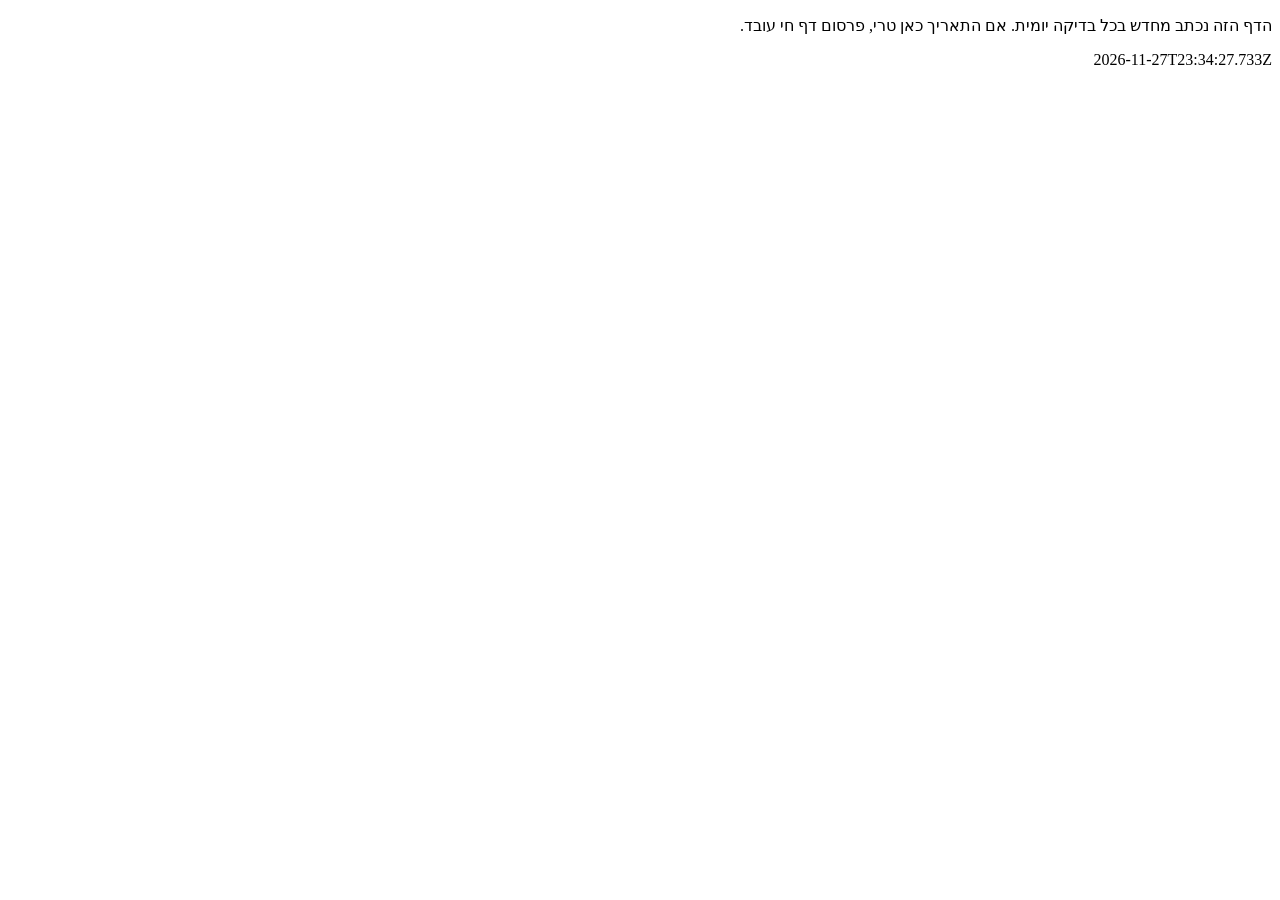
<file: health/index.html>
<!doctype html><html lang="he" dir="rtl"><meta charset="utf-8">
<title>AZTODEV — בדיקת יכולות</title>
<p>הדף הזה נכתב מחדש בכל בדיקה יומית. אם התאריך כאן טרי, פרסום דף חי עובד.</p>
<p>2026-11-27T23:34:27.733Z</p>
</file>
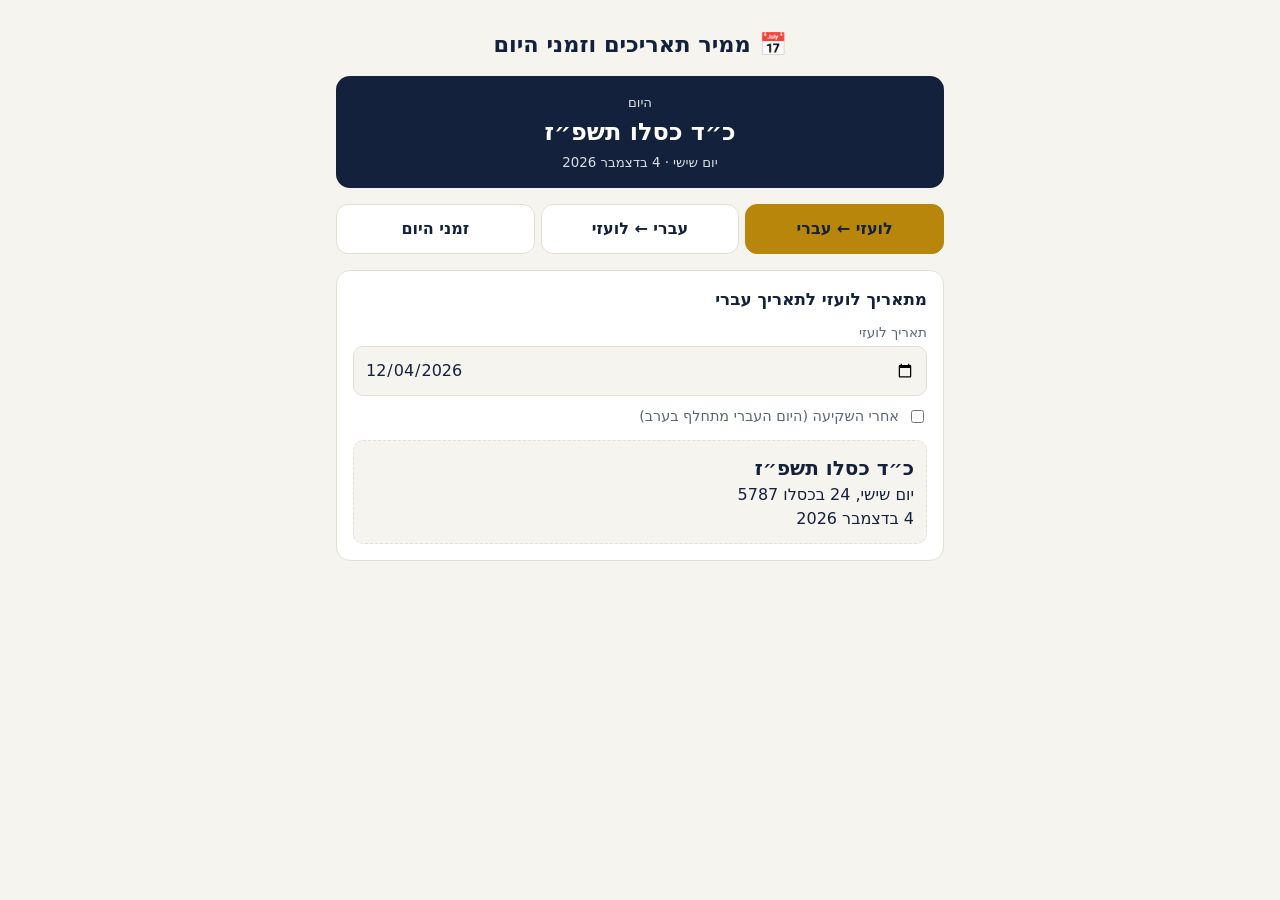
<file: hebrew-date-zmanim/index.html>
<!doctype html>
<html lang="he" dir="rtl">
<head>
<meta charset="utf-8">
<meta name="viewport" content="width=device-width, initial-scale=1">
<meta name="theme-color" content="#14213d">
<title>ממיר תאריכים וזמני היום</title>
<style>
:root{--bg:#f6f4ee;--card:#fff;--ink:#14213d;--mute:#5b6478;--acc:#b8860b;--acc2:#14213d;--line:#e3dfd2;--ok:#1b7a4b}
@media (prefers-color-scheme:dark){:root{--bg:#0f1524;--card:#18203a;--ink:#f1eee4;--mute:#a4abc0;--acc:#e0b340;--acc2:#e0b340;--line:#2a3354;--ok:#5bd196}}
*{box-sizing:border-box}
body{margin:0;background:var(--bg);color:var(--ink);font-family:system-ui,-apple-system,"Segoe UI",Arial,sans-serif;line-height:1.5}
.wrap{max-width:640px;margin:0 auto;padding:16px}
header{text-align:center;padding:12px 0 4px}
h1{font-size:1.4rem;margin:0}
.today{margin:10px 0 0;padding:14px;border-radius:14px;background:var(--acc2);color:#fff;text-align:center}
@media (prefers-color-scheme:dark){.today{color:#14213d}}
.today b{display:block;font-size:1.5rem}
.today small{opacity:.85}
nav{display:flex;gap:6px;margin:16px 0}
nav button{flex:1;padding:12px 8px;border:1px solid var(--line);background:var(--card);color:var(--ink);border-radius:12px;font:inherit;font-weight:600;cursor:pointer}
nav button[aria-selected=true]{background:var(--acc);color:#14213d;border-color:var(--acc)}
.card{background:var(--card);border:1px solid var(--line);border-radius:14px;padding:16px;margin-bottom:14px}
.card h2{margin:0 0 10px;font-size:1.05rem}
label{display:block;font-size:.85rem;color:var(--mute);margin:8px 0 4px}
input,select{width:100%;padding:11px;font:inherit;font-size:1rem;border:1px solid var(--line);border-radius:10px;background:var(--bg);color:var(--ink)}
.row{display:flex;gap:8px}.row>*{flex:1}
.check{display:flex;align-items:center;gap:8px;margin-top:10px;font-size:.9rem}
.check input{width:auto}
.out{margin-top:12px;padding:12px;border-radius:10px;background:var(--bg);border:1px dashed var(--line);min-height:3em}
.out .big{font-size:1.25rem;font-weight:700}
.out .tag{display:inline-block;margin:6px 4px 0 0;padding:2px 10px;border-radius:99px;background:var(--acc);color:#14213d;font-size:.8rem;font-weight:600}
.err{color:#c0392b;font-weight:600}
table{width:100%;border-collapse:collapse}
td{padding:9px 4px;border-bottom:1px solid var(--line)}
td.t{text-align:left;font-variant-numeric:tabular-nums;font-weight:700;direction:ltr}
tr.hi td{color:var(--ok);font-weight:700}
.note{font-size:.78rem;color:var(--mute);margin-top:10px}
button.act{margin-top:10px;padding:10px 14px;border-radius:10px;border:1px solid var(--line);background:var(--card);color:var(--ink);font:inherit;cursor:pointer}
[hidden]{display:none!important}
:focus-visible{outline:3px solid var(--acc);outline-offset:2px}
</style>
</head>
<body>
<div class="wrap">
<header><h1>📅 ממיר תאריכים וזמני היום</h1></header>
<div class="today" id="today" aria-live="polite"></div>

<nav role="tablist" aria-label="מצבים">
  <button role="tab" aria-selected="true" data-tab="g2h" id="tab-g2h">לועזי ← עברי</button>
  <button role="tab" aria-selected="false" data-tab="h2g" id="tab-h2g">עברי ← לועזי</button>
  <button role="tab" aria-selected="false" data-tab="zm" id="tab-zm">זמני היום</button>
</nav>

<section id="g2h" class="card" role="tabpanel" aria-labelledby="tab-g2h">
  <h2>מתאריך לועזי לתאריך עברי</h2>
  <label for="gdate">תאריך לועזי</label>
  <input type="date" id="gdate">
  <label class="check"><input type="checkbox" id="afterSunset"> אחרי השקיעה (היום העברי מתחלף בערב)</label>
  <div class="out" id="g2hOut" aria-live="polite"></div>
</section>

<section id="h2g" class="card" role="tabpanel" aria-labelledby="tab-h2g" hidden>
  <h2>מתאריך עברי לתאריך לועזי</h2>
  <div class="row">
    <div><label for="hday">יום</label><select id="hday"></select></div>
    <div><label for="hmonth">חודש</label><select id="hmonth"></select></div>
    <div><label for="hyear">שנה</label><input type="number" id="hyear" min="3761" max="9999" inputmode="numeric"></div>
  </div>
  <div class="out" id="h2gOut" aria-live="polite"></div>
</section>

<section id="zm" role="tabpanel" aria-labelledby="tab-zm" hidden>
  <div class="card">
    <h2>זמני היום</h2>
    <div class="row">
      <div><label for="city">מקום</label><select id="city"></select></div>
      <div><label for="zdate">תאריך</label><input type="date" id="zdate"></div>
    </div>
    <button class="act" id="geo" type="button">📍 המיקום שלי</button>
    <div class="out" id="zmOut" aria-live="polite"></div>
    <p class="note">החישוב אסטרונומי, בקירוב של דקה–שתיים, בלי התחשבות בגובה. לשימוש הלכתי למעשה — יש לבדוק בלוח מקומי.</p>
  </div>
</section>
</div>

<script>
"use strict";
/* ---------- Hebrew calendar core ---------- */
var HEB_EPOCH = -1373427; // fixed day (R.D.) of 1 Tishri, year 1
function isLeap(y){ return (7*y+1) % 19 < 7; }
function elapsedDays(y){
  var months = Math.floor((235*y-234)/19);
  var parts = 12084 + 13753*months;
  var day = months*29 + Math.floor(parts/25920);
  if ((3*(day+1)) % 7 < 3) day++;
  return day;
}
function newYearRD(y){
  var a = elapsedDays(y-1), b = elapsedDays(y), c = elapsedDays(y+1), d = 0;
  if (c - b === 356) d = 2; else if (b - a === 382) d = 1;
  return HEB_EPOCH + b + d;
}
function yearLength(y){ return newYearRD(y+1) - newYearRD(y); }
// month keys in calendar order starting Tishri
function monthsOf(y){
  var m = ["tishri","cheshvan","kislev","tevet","shevat"];
  if (isLeap(y)) m.push("adar1");
  m.push("adar","nisan","iyar","sivan","tammuz","av","elul");
  return m;
}
function monthLen(y, key){
  var len = yearLength(y) % 10; // 3 deficient, 4 regular, 5 complete
  switch(key){
    case "cheshvan": return len === 5 ? 30 : 29;
    case "kislev":   return len === 3 ? 29 : 30;
    case "tevet": case "iyar": case "tammuz": case "elul": case "adar": return 29;
    case "adar1": return 30;
    default: return 30; // tishri shevat nisan sivan av
  }
}
function monthName(y, key){
  var n = {tishri:"תשרי",cheshvan:"חשוון",kislev:"כסלו",tevet:"טבת",shevat:"שבט",adar1:"אדר א׳",adar:isLeap(y)?"אדר ב׳":"אדר",nisan:"ניסן",iyar:"אייר",sivan:"סיוון",tammuz:"תמוז",av:"אב",elul:"אלול"};
  return n[key];
}
function gregToRD(y,m,d){ var dt = new Date(0); dt.setUTCFullYear(y, m-1, d); return Math.floor(dt.getTime()/86400000) + 719163; }
function rdToGreg(rd){ var dt = new Date((rd-719163)*86400000); return {y:dt.getUTCFullYear(), m:dt.getUTCMonth()+1, d:dt.getUTCDate()}; }
function rdToHebrew(rd){
  var y = Math.floor((rd - HEB_EPOCH)/365.24682) + 1;
  while (newYearRD(y+1) <= rd) y++;
  while (newYearRD(y) > rd) y--;
  var day = rd - newYearRD(y) + 1, ms = monthsOf(y);
  for (var i=0;i<ms.length;i++){
    var l = monthLen(y, ms[i]);
    if (day <= l) return {y:y, month:ms[i], d:day};
    day -= l;
  }
  throw new Error("hebrew date out of range");
}
function hebrewToRD(y, key, d){
  var ms = monthsOf(y), idx = ms.indexOf(key);
  if (idx < 0) throw new Error("no such month in this year");
  if (d < 1 || d > monthLen(y, key)) throw new Error("no such day in this month");
  var rd = newYearRD(y) + d - 1;
  for (var i=0;i<idx;i++) rd += monthLen(y, ms[i]);
  return rd;
}
/* ---------- gematria ---------- */
function gematria(n, withThousands){
  var th = Math.floor(n/1000), r = n % 1000, s = "";
  var H = ["","ק","ר","ש","ת"], T = ["","י","כ","ל","מ","נ","ס","ע","פ","צ"], O = ["","א","ב","ג","ד","ה","ו","ז","ח","ט"];
  while (r >= 400){ s += "ת"; r -= 400; }
  s += H[Math.floor(r/100)]; r %= 100;
  if (r === 15) s += "טו"; else if (r === 16) s += "טז"; else s += T[Math.floor(r/10)] + O[r%10];
  if (s.length === 1) s += "׳";
  else s = s.slice(0,-1) + "״" + s.slice(-1);
  if (withThousands && th) s = gematria(th,false) + " " + s;
  return s;
}
function hebYearStr(y){ return gematria(y % 1000, false); }
var WEEKDAYS = ["ראשון","שני","שלישי","רביעי","חמישי","שישי","שבת"];
function weekdayOf(rd){ return ((rd % 7) + 7) % 7; } // RD 0 is a Sunday
var HEB_MONTH_TXT = null;
function holidays(h){
  var out = [], y = h.y, m = h.month, d = h.d;
  var leap = isLeap(y);
  if (d === 1 && m !== "tishri") out.push("ראש חודש");
  if (d === 30) out.push("ראש חודש");
  if (m === "tishri"){ if (d<=2) out.push("ראש השנה"); if (d===3) out.push("צום גדליה"); if (d===10) out.push("יום כיפור"); if (d>=15&&d<=21) out.push("סוכות"); if (d===22) out.push("שמיני עצרת / שמחת תורה"); }
  if (m==="kislev" && d>=25) out.push("חנוכה");
  if (m==="tevet" && d <= (monthLen(y,"kislev")===29 ? 3 : 2)) out.push("חנוכה");
  if (m==="tevet" && d===10) out.push("עשרה בטבת");
  if (m==="shevat" && d===15) out.push("ט״ו בשבט");
  if (m==="adar1" && d===14 && leap) out.push("פורים קטן");
  if (m==="adar" && d===13) out.push("תענית אסתר");
  if (m==="adar" && d===14) out.push("פורים");
  if (m==="adar" && d===15) out.push("שושן פורים");
  if (m==="nisan" && d>=15 && d<=21) out.push("פסח");
  if (m==="iyar" && d===18) out.push("ל״ג בעומר");
  if (m==="sivan" && d===6) out.push("שבועות");
  if (m==="tammuz" && d===17) out.push("י״ז בתמוז");
  if (m==="av" && d===9) out.push("תשעה באב");
  if (m==="av" && d===15) out.push("ט״ו באב");
  // dedupe
  return out.filter(function(v,i){return out.indexOf(v)===i;});
}
function describeHebrew(h){
  return gematria(h.d,false) + " " + monthName(h.y,h.month) + " " + hebYearStr(h.y);
}
/* ---------- Zmanim (NOAA solar position) ---------- */
function rad(x){return x*Math.PI/180;} function deg(x){return x*180/Math.PI;}
function solarParams(jc){
  var L0 = (280.46646 + jc*(36000.76983 + jc*0.0003032)) % 360;
  var M = 357.52911 + jc*(35999.05029 - 0.0001537*jc);
  var e = 0.016708634 - jc*(0.000042037 + 0.0000001267*jc);
  var C = Math.sin(rad(M))*(1.914602 - jc*(0.004817+0.000014*jc)) + Math.sin(rad(2*M))*(0.019993-0.000101*jc) + Math.sin(rad(3*M))*0.000289;
  var tl = L0 + C, om = 125.04 - 1934.136*jc;
  var app = tl - 0.00569 - 0.00478*Math.sin(rad(om));
  var ob0 = 23 + (26 + (21.448 - jc*(46.815 + jc*(0.00059 - jc*0.001813)))/60)/60;
  var ob = ob0 + 0.00256*Math.cos(rad(om));
  var decl = deg(Math.asin(Math.sin(rad(ob))*Math.sin(rad(app))));
  var yy = Math.pow(Math.tan(rad(ob/2)),2);
  var eq = 4*deg(yy*Math.sin(2*rad(L0)) - 2*e*Math.sin(rad(M)) + 4*e*yy*Math.sin(rad(M))*Math.cos(2*rad(L0)) - 0.5*yy*yy*Math.sin(4*rad(L0)) - 1.25*e*e*Math.sin(2*rad(M)));
  return {decl:decl, eq:eq};
}
// returns instants (ms epoch UTC) for civil date y-m-d at the place; null for polar no-event
function sunTimes(y, m, d, lat, lon){
  var day0 = Date.UTC(y, m-1, d);
  var jd = day0/86400000 + 2440587.5 + 0.5 - lon/360;
  var p = solarParams((jd - 2451545)/36525);
  var noonMin = 720 - 4*lon - p.eq;
  function at(zen, rising){
    var c = (Math.cos(rad(zen)) / (Math.cos(rad(lat))*Math.cos(rad(p.decl)))) - Math.tan(rad(lat))*Math.tan(rad(p.decl));
    if (c < -1 || c > 1) return null;
    var ha = deg(Math.acos(c));
    return day0 + (noonMin + (rising ? -4*ha : 4*ha))*60000;
  }
  return {noon: day0 + noonMin*60000,
    sunrise: at(90.833,true), sunset: at(90.833,false),
    dawn: at(106.1,true), misheyakir: at(101.5,true), tzeit: at(98.5,false)};
}
function zmanimList(y, m, d, lat, lon, candleMin){
  var s = sunTimes(y,m,d,lat,lon);
  if (!s.sunrise || !s.sunset) return null;
  var hr = (s.sunset - s.sunrise)/12, mga = (s.sunset - s.sunrise + 144*60000)/12;
  var sr = s.sunrise, mgaStart = sr - 72*60000;
  var list = [
    ["עלות השחר (16.1°)", s.dawn],
    ["משיכיר (11.5°)", s.misheyakir],
    ["הנץ החמה", sr],
    ["סוף זמן קריאת שמע — מג״א", mgaStart + 3*mga],
    ["סוף זמן קריאת שמע — גר״א", sr + 3*hr],
    ["סוף זמן תפילה — גר״א", sr + 4*hr],
    ["חצות היום", s.sunrise + 6*hr],
    ["מנחה גדולה", sr + 6.5*hr],
    ["פלג המנחה", sr + 10.75*hr],
    ["שקיעה", s.sunset],
    ["צאת הכוכבים (8.5°)", s.tzeit]
  ];
  var out = list.map(function(x){return {name:x[0], t:x[1]};});
  if (candleMin) out.splice(9,0,{name:"הדלקת נרות (ערב שבת/חג: "+candleMin+" דק׳ לפני)", t:s.sunset - candleMin*60000, candle:true});
  return out;
}
var CITIES = [
  {n:"ירושלים",lat:31.7683,lon:35.2137,tz:"Asia/Jerusalem",c:40},
  {n:"תל אביב",lat:32.0853,lon:34.7818,tz:"Asia/Jerusalem",c:20},
  {n:"חיפה",lat:32.794,lon:34.9896,tz:"Asia/Jerusalem",c:30},
  {n:"טבריה",lat:32.7922,lon:35.5312,tz:"Asia/Jerusalem",c:20},
  {n:"צפת",lat:32.9646,lon:35.496,tz:"Asia/Jerusalem",c:20},
  {n:"באר שבע",lat:31.253,lon:34.7915,tz:"Asia/Jerusalem",c:20},
  {n:"אילת",lat:29.5577,lon:34.9519,tz:"Asia/Jerusalem",c:20},
  {n:"בני ברק",lat:32.0834,lon:34.8326,tz:"Asia/Jerusalem",c:20},
  {n:"ניו יורק",lat:40.7128,lon:-74.006,tz:"America/New_York",c:18},
  {n:"לונדון",lat:51.5074,lon:-0.1278,tz:"Europe/London",c:18},
  {n:"פריז",lat:48.8566,lon:2.3522,tz:"Europe/Paris",c:18},
  {n:"לוס אנג׳לס",lat:34.0522,lon:-118.2437,tz:"America/Los_Angeles",c:18},
  {n:"מוסקבה",lat:55.7558,lon:37.6173,tz:"Europe/Moscow",c:18}
];
if (typeof module !== "undefined") module.exports = {isLeap,newYearRD,yearLength,monthsOf,monthLen,monthName,gregToRD,rdToGreg,rdToHebrew,hebrewToRD,gematria,weekdayOf,holidays,describeHebrew,sunTimes,zmanimList,CITIES};

/* ---------- UI ---------- */
if (typeof document !== "undefined") (function(){
  var $ = function(id){return document.getElementById(id);};
  function pad(n){return (n<10?"0":"")+n;}
  function isoOf(y,m,d){return y+"-"+pad(m)+"-"+pad(d);}
  function parseISO(s){ var p = /^(\d{4})-(\d{2})-(\d{2})$/.exec(s||""); return p ? {y:+p[1],m:+p[2],d:+p[3]} : null; }
  function localToday(){ var n = new Date(); return {y:n.getFullYear(), m:n.getMonth()+1, d:n.getDate()}; }
  function longGreg(g){ return new Intl.DateTimeFormat("he-IL",{day:"numeric",month:"long",year:"numeric",timeZone:"UTC"}).format(Date.UTC(g.y,g.m-1,g.d)); }
  function hebBlock(rd, extra){
    var h = rdToHebrew(rd), g = rdToGreg(rd);
    var html = '<div class="big">'+describeHebrew(h)+'</div>'
      + '<div>יום '+WEEKDAYS[weekdayOf(rd)]+', '+h.d+' ב'+monthName(h.y,h.month)+' '+h.y+'</div>'
      + '<div>'+longGreg(g)+'</div>';
    var hs = holidays(h); if (weekdayOf(rd)===6) hs.unshift("שבת");
    hs.forEach(function(t){ html += '<span class="tag">'+t+'</span>'; });
    return (extra||"") + html;
  }
  // today banner
  var t = localToday(), trd = gregToRD(t.y,t.m,t.d), th = rdToHebrew(trd);
  $("today").innerHTML = '<small>היום</small><b>'+describeHebrew(th)+'</b><small>יום '+WEEKDAYS[weekdayOf(trd)]+' · '+longGreg(t)+'</small>';

  // tabs
  var tabs = document.querySelectorAll("nav button");
  function show(id){
    tabs.forEach(function(b){ b.setAttribute("aria-selected", b.dataset.tab===id ? "true":"false"); });
    ["g2h","h2g","zm"].forEach(function(s){ $(s).hidden = s!==id; });
  }
  tabs.forEach(function(b){ b.addEventListener("click", function(){ show(b.dataset.tab); }); });

  // Gregorian -> Hebrew
  $("gdate").value = isoOf(t.y,t.m,t.d);
  function g2h(){
    var p = parseISO($("gdate").value), out = $("g2hOut");
    if (!p){ out.innerHTML = '<span class="err">בחרו תאריך תקין</span>'; return; }
    if (p.y < 1000){ out.innerHTML = '<span class="err">הממיר תומך משנת 1000 ואילך</span>'; return; }
    var rd = gregToRD(p.y,p.m,p.d) + ($("afterSunset").checked ? 1 : 0);
    out.innerHTML = hebBlock(rd, $("afterSunset").checked ? '<div class="note">אחרי השקיעה — נספר כיום העברי הבא</div>' : "");
  }
  $("gdate").addEventListener("input", g2h); $("afterSunset").addEventListener("change", g2h); g2h();

  // Hebrew -> Gregorian
  var hd=$("hday"), hm=$("hmonth"), hy=$("hyear");
  hy.value = th.y;
  function fillMonths(keep){
    var y = +hy.value; if (!(y>=3761 && y<=9999)) return;
    var ms = monthsOf(y); hm.innerHTML = "";
    ms.forEach(function(k){ var o=document.createElement("option"); o.value=k; o.textContent=monthName(y,k); hm.appendChild(o); });
    hm.value = ms.indexOf(keep) >= 0 ? keep : (keep==="adar1"||keep==="adar" ? "adar" : ms[0]);
    fillDays();
  }
  function fillDays(){
    var y=+hy.value, k=hm.value; if(!k) return; var n = monthLen(y,k), cur = +hd.value || 1;
    hd.innerHTML = "";
    for (var i=1;i<=n;i++){ var o=document.createElement("option"); o.value=i; o.textContent=gematria(i,false)+" ("+i+")"; hd.appendChild(o); }
    hd.value = Math.min(cur, n);
  }
  function h2g(){
    var out=$("h2gOut"), y=+hy.value;
    if (!(y>=3761 && y<=9999)){ out.innerHTML='<span class="err">שנה עברית בין 3761 ל-9999</span>'; return; }
    try{
      var rd = hebrewToRD(y, hm.value, +hd.value), g = rdToGreg(rd);
      out.innerHTML = '<div class="big">'+longGreg(g)+'</div><div>יום '+WEEKDAYS[weekdayOf(rd)]+' · '+isoOf(g.y,g.m,g.d)+'</div>'
        + holidays(rdToHebrew(rd)).map(function(x){return '<span class="tag">'+x+'</span>';}).join("")
        + '<div class="note">היום העברי מתחיל בשקיעה של הערב הקודם.</div>';
    }catch(e){ out.innerHTML='<span class="err">תאריך לא קיים</span>'; }
  }
  hy.addEventListener("change", function(){ fillMonths(hm.value); h2g(); });
  hm.addEventListener("change", function(){ fillDays(); h2g(); });
  hd.addEventListener("change", h2g);
  fillMonths(th.month); hd.value = th.d; h2g();

  // Zmanim
  var city=$("city"), zd=$("zdate"), place = null;
  CITIES.forEach(function(c,i){ var o=document.createElement("option"); o.value=i; o.textContent=c.n; city.appendChild(o); });
  zd.value = isoOf(t.y,t.m,t.d);
  function zm(){
    var out=$("zmOut"), p=parseISO(zd.value);
    if(!p){ out.innerHTML='<span class="err">בחרו תאריך תקין</span>'; return; }
    var c = place || CITIES[+city.value];
    var list = zmanimList(p.y,p.m,p.d,c.lat,c.lon,c.c);
    if(!list){ out.innerHTML='<span class="err">במקום הזה אין זריחה או שקיעה בתאריך הזה</span>'; return; }
    var fmt = new Intl.DateTimeFormat("he-IL",{hour:"2-digit",minute:"2-digit",second:"2-digit",hour12:false,timeZone:c.tz});
    var rd = gregToRD(p.y,p.m,p.d);
    var rows = list.map(function(z){
      return z.t==null ? '<tr><td>'+z.name+'</td><td class="t">—</td></tr>'
        : '<tr'+(z.candle?' class="hi"':'')+'><td>'+z.name+'</td><td class="t">'+fmt.format(z.t)+'</td></tr>';
    }).join("");
    out.innerHTML = '<div><b>'+c.n+'</b> · '+describeHebrew(rdToHebrew(rd))+' · יום '+WEEKDAYS[weekdayOf(rd)]+'</div><table>'+rows+'</table>';
  }
  city.addEventListener("change", function(){ place=null; zm(); }); zd.addEventListener("input", zm);
  $("geo").addEventListener("click", function(){
    var out=$("zmOut");
    if(!navigator.geolocation){ out.innerHTML='<span class="err">הדפדפן לא תומך במיקום</span>'; return; }
    out.textContent = "מאתר מיקום…";
    navigator.geolocation.getCurrentPosition(function(pos){
      place = {n:"המיקום שלי",lat:pos.coords.latitude,lon:pos.coords.longitude,tz:Intl.DateTimeFormat().resolvedOptions().timeZone,c:18};
      zm();
    }, function(){ out.innerHTML='<span class="err">לא התקבל אישור מיקום — בחרו עיר מהרשימה</span>'; }, {timeout:10000});
  });
  zm();
})();
</script>
</body>
</html>
</file>
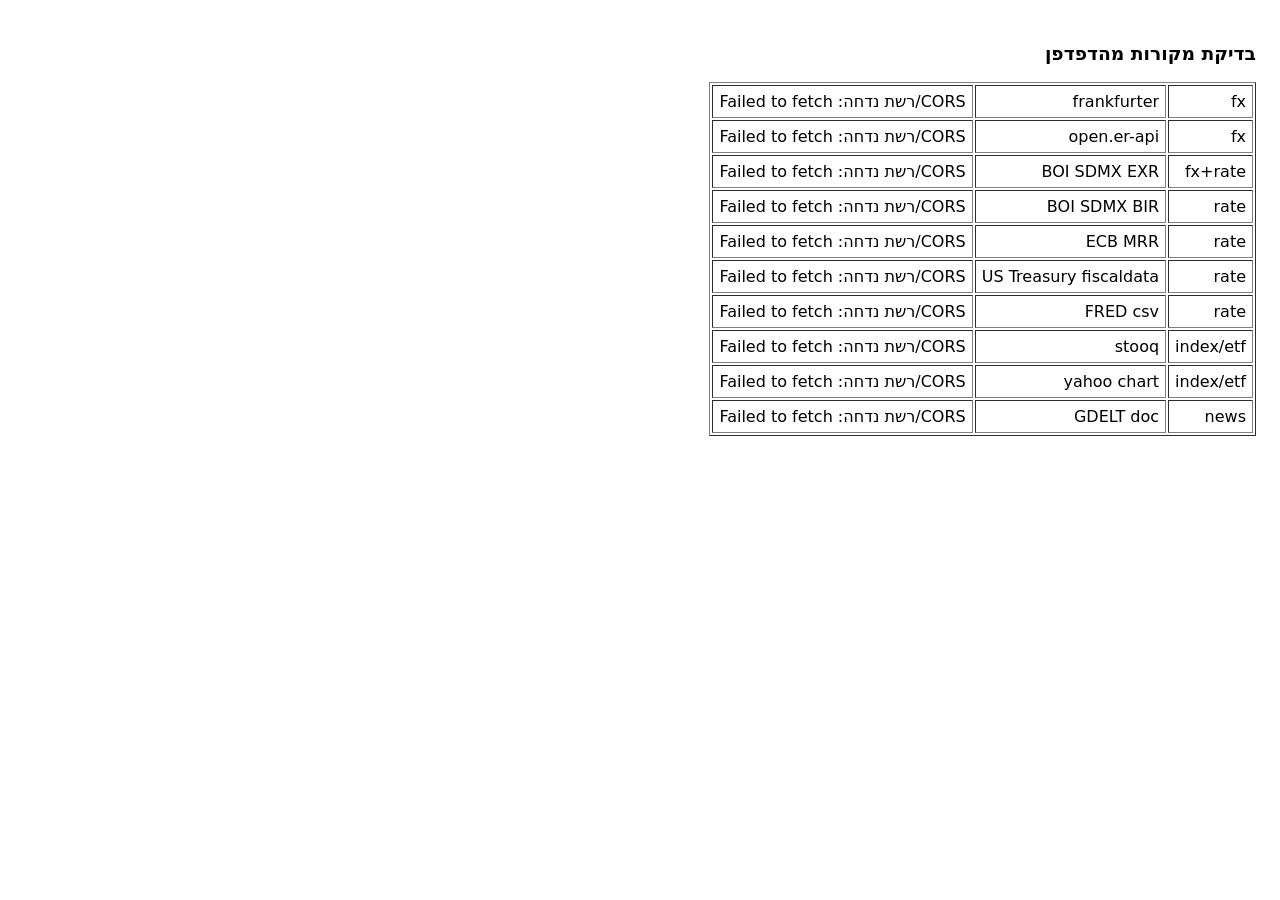
<file: investment-cors-probe/index.html>
<!doctype html>
<html lang="he" dir="rtl"><meta charset="utf-8"><title>CORS probe</title>
<body style="font-family:system-ui;padding:16px"><h3>בדיקת מקורות מהדפדפן</h3><table id="t" border="1" cellpadding="6"></table>
<script>
// Each row is a REAL fetch from this browser. CORS blocked => fetch throws TypeError. Nothing is faked.
const S=[
["fx","frankfurter","https://api.frankfurter.dev/v1/latest?base=USD&symbols=ILS"],
["fx","open.er-api","https://open.er-api.com/v6/latest/USD"],
["fx+rate","BOI SDMX EXR","https://edge.boi.org.il/FusionEdgeServer/sdmx/v2/data/dataflow/BOI.STATISTICS/EXR/1.0/?c%5BDATA_TYPE%5D=OF00&c%5BBASE_CURRENCY%5D=USD&format=csv&lastNObservations=2"],
["rate","BOI SDMX BIR","https://edge.boi.org.il/FusionEdgeServer/sdmx/v2/data/dataflow/BOI.STATISTICS/BIR/1.0/?format=csv&lastNObservations=2"],
["rate","ECB MRR","https://data-api.ecb.europa.eu/service/data/FM/B.U2.EUR.4F.KR.MRR_FR.LEV?lastNObservations=2&format=jsondata"],
["rate","US Treasury fiscaldata","https://api.fiscaldata.treasury.gov/services/api/fiscal_service/v2/accounting/od/avg_interest_rates?page[size]=2&sort=-record_date"],
["rate","FRED csv","https://fred.stlouisfed.org/graph/fredgraph.csv?id=DFF"],
["index/etf","stooq","https://stooq.com/q/l/?s=spy.us&f=sd2t2ohlcv&h&e=csv"],
["index/etf","yahoo chart","https://query1.finance.yahoo.com/v8/finance/chart/SPY?range=5d&interval=1d"],
["news","GDELT doc","https://api.gdeltproject.org/api/v2/doc/doc?query=israel%20economy&mode=artlist&maxrecords=2&format=json"]];
const t=document.getElementById("t");
for(const [d,n,u] of S){const r=t.insertRow();r.innerHTML=`<td>${d}<td>${n}<td>…`;
 fetch(u,{mode:"cors"}).then(async x=>{const b=await x.text();r.cells[2].textContent=`CORS OK · HTTP ${x.status} · ${b.length}B · ${b.slice(0,80).replace(/\s+/g," ")}`})
 .catch(e=>r.cells[2].textContent="CORS/רשת נדחה: "+e.message);}
</script></body></html>
</file>
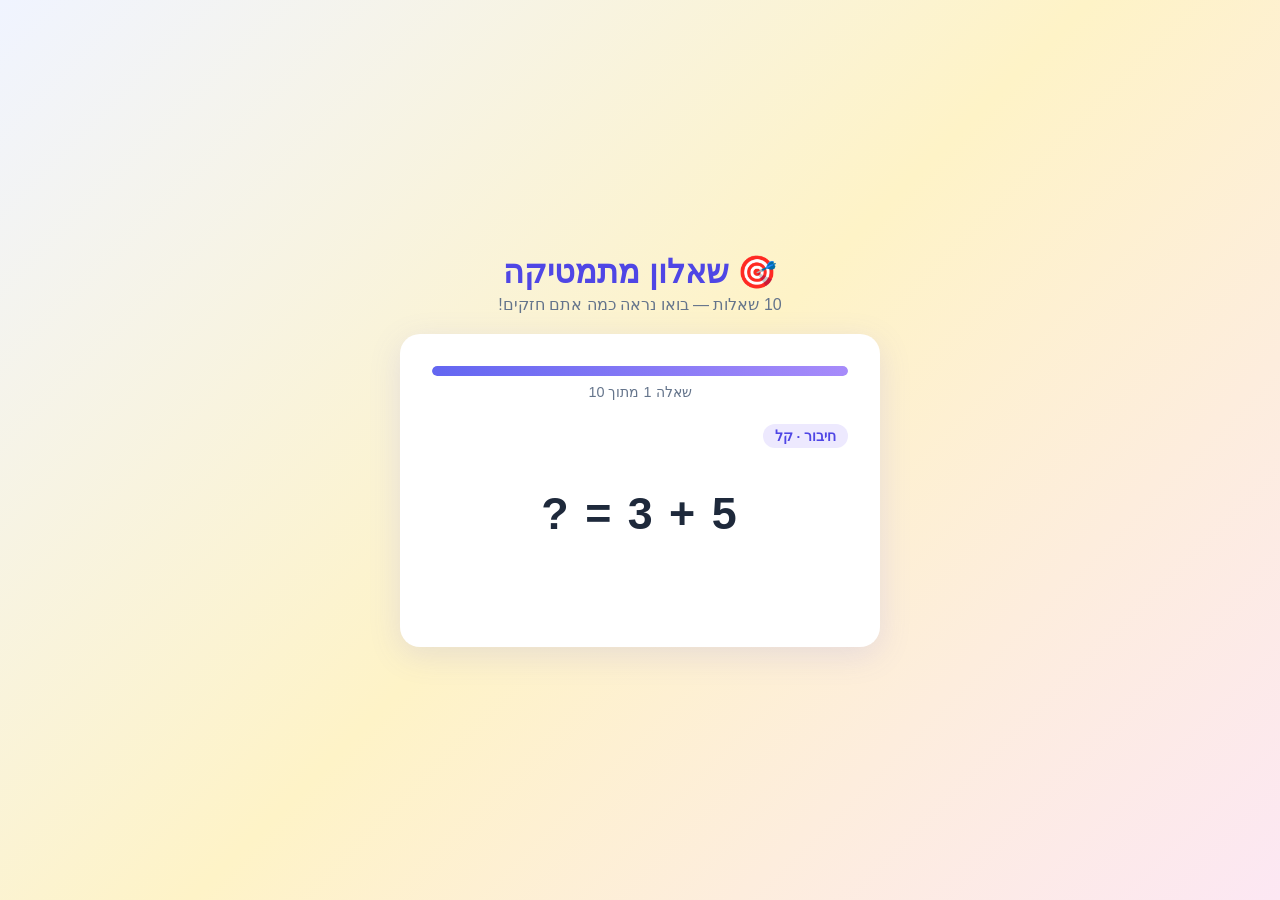
<file: kids-math-quiz/index.html>
<!DOCTYPE html>
<html lang="he" dir="rtl">
<head>
  <meta charset="UTF-8">
  <meta name="viewport" content="width=device-width, initial-scale=1.0">
  <title>שאלון מתמטיקה כיפי 🎯</title>
  <style>
    *, *::before, *::after { box-sizing: border-box; margin: 0; padding: 0; }

    :root {
      --bg: #f0f4ff;
      --card: #ffffff;
      --primary: #6366f1;
      --primary-dark: #4f46e5;
      --success: #22c55e;
      --error: #ef4444;
      --text: #1e293b;
      --muted: #64748b;
      --accent: #fbbf24;
      --radius: 20px;
      --shadow: 0 8px 32px rgba(99, 102, 241, 0.15);
    }

    body {
      font-family: "Segoe UI", Tahoma, Arial, sans-serif;
      background: linear-gradient(135deg, #f0f4ff 0%, #fef3c7 50%, #fce7f3 100%);
      min-height: 100vh;
      color: var(--text);
      display: flex;
      align-items: center;
      justify-content: center;
      padding: 16px;
    }

    .container {
      width: 100%;
      max-width: 480px;
    }

    header {
      text-align: center;
      margin-bottom: 20px;
    }

    header h1 {
      font-size: clamp(1.6rem, 5vw, 2rem);
      color: var(--primary-dark);
      margin-bottom: 4px;
    }

    header p {
      color: var(--muted);
      font-size: 1rem;
    }

    .card {
      background: var(--card);
      border-radius: var(--radius);
      box-shadow: var(--shadow);
      padding: clamp(20px, 5vw, 32px);
    }

    .progress-bar {
      height: 10px;
      background: #e2e8f0;
      border-radius: 99px;
      overflow: hidden;
      margin-bottom: 8px;
    }

    .progress-fill {
      height: 100%;
      background: linear-gradient(90deg, var(--primary), #a78bfa);
      border-radius: 99px;
      transition: width 0.4s ease;
    }

    .progress-label {
      text-align: center;
      font-size: 0.9rem;
      color: var(--muted);
      margin-bottom: 24px;
    }

    .question-badge {
      display: inline-block;
      background: #ede9fe;
      color: var(--primary-dark);
      font-size: 0.85rem;
      font-weight: 600;
      padding: 4px 12px;
      border-radius: 99px;
      margin-bottom: 16px;
    }

    .question-text {
      font-size: clamp(2rem, 8vw, 2.8rem);
      font-weight: 700;
      text-align: center;
      margin: 24px 0 32px;
      letter-spacing: 2px;
    }

    .answers {
      display: grid;
      grid-template-columns: 1fr 1fr;
      gap: 12px;
    }

    .answer-btn {
      font-size: clamp(1.2rem, 4vw, 1.5rem);
      font-weight: 600;
      padding: 18px 12px;
      border: 3px solid #e2e8f0;
      border-radius: 16px;
      background: #f8fafc;
      color: var(--text);
      cursor: pointer;
      transition: transform 0.15s, border-color 0.15s, background 0.15s;
      min-height: 64px;
    }

    .answer-btn:hover:not(:disabled) {
      border-color: var(--primary);
      background: #ede9fe;
      transform: scale(1.03);
    }

    .answer-btn:active:not(:disabled) {
      transform: scale(0.97);
    }

    .answer-btn.correct {
      border-color: var(--success);
      background: #dcfce7;
      color: #166534;
    }

    .answer-btn.wrong {
      border-color: var(--error);
      background: #fee2e2;
      color: #991b1b;
    }

    .answer-btn:disabled { cursor: default; }

    .feedback {
      text-align: center;
      font-size: 1.1rem;
      font-weight: 600;
      min-height: 28px;
      margin-top: 16px;
    }

    .feedback.ok { color: var(--success); }
    .feedback.no { color: var(--error); }

    .next-btn {
      display: block;
      width: 100%;
      margin-top: 20px;
      padding: 16px;
      font-size: 1.1rem;
      font-weight: 700;
      background: var(--primary);
      color: white;
      border: none;
      border-radius: 14px;
      cursor: pointer;
      transition: background 0.15s, transform 0.15s;
    }

    .next-btn:hover { background: var(--primary-dark); transform: scale(1.02); }
    .next-btn.hidden { display: none; }

    /* Results */
    .results { text-align: center; }

    .score-circle {
      width: 140px;
      height: 140px;
      border-radius: 50%;
      background: linear-gradient(135deg, var(--primary), #a78bfa);
      color: white;
      display: flex;
      flex-direction: column;
      align-items: center;
      justify-content: center;
      margin: 0 auto 24px;
      box-shadow: 0 8px 24px rgba(99, 102, 241, 0.35);
    }

    .score-circle .num {
      font-size: 2.8rem;
      font-weight: 800;
      line-height: 1;
    }

    .score-circle .den {
      font-size: 1rem;
      opacity: 0.85;
    }

    .score-title {
      font-size: 1.4rem;
      font-weight: 700;
      margin-bottom: 16px;
      color: var(--primary-dark);
    }

    .insight-box {
      background: #fef9c3;
      border: 2px solid var(--accent);
      border-radius: 14px;
      padding: 16px 20px;
      text-align: right;
      font-size: 1.05rem;
      line-height: 1.7;
      margin-bottom: 24px;
    }

    .insight-box h3 {
      font-size: 1rem;
      color: #92400e;
      margin-bottom: 8px;
    }

    .breakdown {
      display: grid;
      grid-template-columns: 1fr 1fr;
      gap: 8px;
      margin-bottom: 24px;
      font-size: 0.9rem;
    }

    .breakdown-item {
      background: #f1f5f9;
      border-radius: 10px;
      padding: 10px;
    }

    .breakdown-item strong { display: block; margin-bottom: 2px; }

    .restart-btn {
      width: 100%;
      padding: 16px;
      font-size: 1.1rem;
      font-weight: 700;
      background: var(--accent);
      color: #78350f;
      border: none;
      border-radius: 14px;
      cursor: pointer;
      transition: transform 0.15s;
    }

    .restart-btn:hover { transform: scale(1.02); }

    .hidden { display: none !important; }

    @media (max-width: 360px) {
      .answers { grid-template-columns: 1fr; }
    }
  </style>
</head>
<body>
  <div class="container">
    <header>
      <h1>🎯 שאלון מתמטיקה</h1>
      <p>10 שאלות — בואו נראה כמה אתם חזקים!</p>
    </header>

    <div class="card" id="quiz-screen">
      <div class="progress-bar"><div class="progress-fill" id="progress-fill"></div></div>
      <p class="progress-label" id="progress-label">שאלה 1 מתוך 10</p>

      <span class="question-badge" id="question-badge">חיבור · קל</span>
      <p class="question-text" id="question-text">5 + 3 = ?</p>

      <div class="answers" id="answers"></div>
      <p class="feedback" id="feedback"></p>
      <button class="next-btn hidden" id="next-btn">השאלה הבאה ←</button>
    </div>

    <div class="card results hidden" id="results-screen">
      <div class="score-circle">
        <span class="num" id="score-num">0</span>
        <span class="den">מתוך 10</span>
      </div>
      <p class="score-title" id="score-title">כל הכבוד!</p>
      <div class="insight-box">
        <h3>💡 מה למדנו עליך</h3>
        <p id="insight-text"></p>
      </div>
      <div class="breakdown" id="breakdown"></div>
      <button class="restart-btn" id="restart-btn">🔄 נסו שוב!</button>
    </div>
  </div>

  <script>
    const TOTAL = 10;
    const OP_LABELS = {
      add: 'חיבור',
      sub: 'חיסור',
      mul: 'כפל',
      div: 'חילוק'
    };
    const DIFF_LABELS = { easy: 'קל', medium: 'בינוני', hard: 'מתקדם' };

    const QUESTION_POOL = [
      { op: 'add', diff: 'easy',   gen: () => { const a = rand(1,9), b = rand(1,9); return q(a, b, '+', a+b); }},
      { op: 'add', diff: 'medium', gen: () => { const a = rand(10,49), b = rand(10,49); return q(a, b, '+', a+b); }},
      { op: 'add', diff: 'hard',   gen: () => { const a = rand(50,99), b = rand(10,99); return q(a, b, '+', a+b); }},
      { op: 'sub', diff: 'easy',   gen: () => { const a = rand(5,15), b = rand(1,a); return q(a, b, '−', a-b); }},
      { op: 'sub', diff: 'medium', gen: () => { const a = rand(20,80), b = rand(5,a); return q(a, b, '−', a-b); }},
      { op: 'sub', diff: 'hard',   gen: () => { const a = rand(80,150), b = rand(20,a); return q(a, b, '−', a-b); }},
      { op: 'mul', diff: 'easy',   gen: () => { const a = rand(2,5), b = rand(2,5); return q(a, b, '×', a*b); }},
      { op: 'mul', diff: 'medium', gen: () => { const a = rand(3,9), b = rand(3,9); return q(a, b, '×', a*b); }},
      { op: 'mul', diff: 'hard',   gen: () => { const a = rand(6,12), b = rand(6,12); return q(a, b, '×', a*b); }},
      { op: 'div', diff: 'easy',   gen: () => { const b = rand(2,5), ans = rand(2,5); return q(b*ans, b, '÷', ans); }},
      { op: 'div', diff: 'medium', gen: () => { const b = rand(3,9), ans = rand(3,9); return q(b*ans, b, '÷', ans); }},
      { op: 'div', diff: 'hard',   gen: () => { const b = rand(4,12), ans = rand(4,12); return q(b*ans, b, '÷', ans); }},
    ];

    function rand(min, max) { return Math.floor(Math.random() * (max - min + 1)) + min; }

    function q(a, b, sym, answer) {
      return { text: `${a} ${sym} ${b} = ?`, answer, op: null, diff: null };
    }

    function shuffle(arr) {
      const a = [...arr];
      for (let i = a.length - 1; i > 0; i--) {
        const j = Math.floor(Math.random() * (i + 1));
        [a[i], a[j]] = [a[j], a[i]];
      }
      return a;
    }

    function buildQuestions() {
      const byOp = { add: [], sub: [], mul: [], div: [] };
      QUESTION_POOL.forEach(t => byOp[t.op].push(t));

      const picked = [];
      ['add', 'sub', 'mul', 'div'].forEach(op => {
        const sorted = shuffle(byOp[op]).sort((a, b) =>
          ({ easy: 0, medium: 1, hard: 2 }[a.diff] - ({ easy: 0, medium: 1, hard: 2 }[b.diff])
        );
        picked.push(sorted[0], sorted[1]);
      });
      const extra = shuffle(QUESTION_POOL.filter(t => !picked.includes(t))).slice(0, 2);
      return shuffle([...picked, ...extra]).slice(0, TOTAL).map(t => {
        const item = t.gen();
        item.op = t.op;
        item.diff = t.diff;
        item.options = makeOptions(item.answer);
        return item;
      });
    }

    function makeOptions(correct) {
      const opts = new Set([correct]);
      while (opts.size < 4) {
        const delta = rand(1, Math.max(3, Math.floor(correct * 0.3) + 2));
        opts.add(correct + (Math.random() > 0.5 ? delta : -delta));
        if (opts.size < 4) opts.add(correct + rand(-5, 5));
      }
      return shuffle([...opts]);
    }

    let questions = [];
    let current = 0;
    let score = 0;
    let questionStart = 0;
    let times = [];
    let stats = {
      add: { ok: 0, total: 0 },
      sub: { ok: 0, total: 0 },
      mul: { ok: 0, total: 0 },
      div: { ok: 0, total: 0 }
    };

    const quizScreen = document.getElementById('quiz-screen');
    const resultsScreen = document.getElementById('results-screen');
    const progressFill = document.getElementById('progress-fill');
    const progressLabel = document.getElementById('progress-label');
    const questionBadge = document.getElementById('question-badge');
    const questionText = document.getElementById('question-text');
    const answersEl = document.getElementById('answers');
    const feedbackEl = document.getElementById('feedback');
    const nextBtn = document.getElementById('next-btn');
    const restartBtn = document.getElementById('restart-btn');

    function startQuiz() {
      questions = buildQuestions();
      current = 0;
      score = 0;
      times = [];
      stats = { add: { ok: 0, total: 0 }, sub: { ok: 0, total: 0 }, mul: { ok: 0, total: 0 }, div: { ok: 0, total: 0 } };
      quizScreen.classList.remove('hidden');
      resultsScreen.classList.add('hidden');
      showQuestion();
    }

    function showQuestion() {
      const q = questions[current];
      questionStart = Date.now();
      progressFill.style.width = `${(current / TOTAL) * 100}%`;
      progressLabel.textContent = `שאלה ${current + 1} מתוך ${TOTAL}`;
      questionBadge.textContent = `${OP_LABELS[q.op]} · ${DIFF_LABELS[q.diff]}`;
      questionText.textContent = q.text;
      feedbackEl.textContent = '';
      feedbackEl.className = 'feedback';
      nextBtn.classList.add('hidden');

      answersEl.innerHTML = '';
      q.options.forEach(opt => {
        const btn = document.createElement('button');
        btn.className = 'answer-btn';
        btn.textContent = opt;
        btn.addEventListener('click', () => selectAnswer(opt, btn));
        answersEl.appendChild(btn);
      });
    }

    function selectAnswer(chosen, btn) {
      const q = questions[current];
      const elapsed = (Date.now() - questionStart) / 1000;
      times.push(elapsed);
      stats[q.op].total++;
      const correct = chosen === q.answer;

      if (correct) {
        score++;
        stats[q.op].ok++;
        btn.classList.add('correct');
        feedbackEl.textContent = '🌟 מצוין!';
        feedbackEl.className = 'feedback ok';
      } else {
        btn.classList.add('wrong');
        feedbackEl.textContent = `💪 התשובה הנכונה: ${q.answer}`;
        feedbackEl.className = 'feedback no';
        [...answersEl.children].forEach(b => {
          if (Number(b.textContent) === q.answer) b.classList.add('correct');
        });
      }

      [...answersEl.children].forEach(b => b.disabled = true);
      nextBtn.classList.remove('hidden');
      nextBtn.textContent = current < TOTAL - 1 ? 'השאלה הבאה ←' : 'ראו את התוצאות! 🎉';
    }

    nextBtn.addEventListener('click', () => {
      current++;
      if (current < TOTAL) showQuestion();
      else showResults();
    });

    function pct(op) {
      const s = stats[op];
      return s.total ? Math.round((s.ok / s.total) * 100) : null;
    }

    function buildInsight() {
      const sentences = [];
      const avgTime = times.reduce((a, b) => a + b, 0) / times.length;

      if (score >= 9) sentences.push('ביצוע מעולה! יש לך בסיס מתמטי חזק מאוד.');
      else if (score >= 7) sentences.push('עבודה יפה! את/ה בדרך הנכונה ומראה/ה הבנה טובה.');
      else if (score >= 5) sentences.push('התחלה טובה — עם קצת תרגול תשתפר/י מהר.');
      else sentences.push('אל תדאג/י — מתמטיקה משתפרת עם תרגול קבוע וכיף!');

      const ops = ['add', 'sub', 'mul', 'div'];
      const ranked = ops
        .filter(o => stats[o].total > 0)
        .map(o => ({ op: o, pct: pct(o), ok: stats[o].ok, total: stats[o].total }))
        .sort((a, b) => b.pct - a.pct);

      if (ranked.length >= 2) {
        const best = ranked[0];
        const worst = ranked[ranked.length - 1];
        if (best.pct === 100 && best.total >= 2) {
          sentences.push(`ממש חזק/ה ב${OP_LABELS[best.op]} — ${best.ok} מתוך ${best.total} נכון!`);
        } else if (best.pct >= 75) {
          sentences.push(`בולט/ת במיוחד ב${OP_LABELS[best.op]} (${best.ok}/${best.total}).`);
        }
        if (worst.pct < 100 && worst.total >= 1 && worst.op !== best.op) {
          if (worst.pct === 0) {
            sentences.push(`כדאי לתרגל עוד ${OP_LABELS[worst.op]} — ננסה שוב בפעם הבאה!`);
          } else {
            sentences.push(`${OP_LABELS[worst.op]} דורש/ת קצת יותר תרגול (${worst.ok}/${worst.total}).`);
          }
        }
      }

      if (avgTime < 5) sentences.push('הקצב שלך מהיר — את/ה חושב/ת על הרגליים!');
      else if (avgTime > 12) sentences.push('לקחת/ה את הזמן לחשוב — זה סימן לחשיבה יסודית, מעולה!');

      return sentences.slice(0, 3).join(' ');
    }

    function scoreTitle() {
      if (score >= 9) return '🏆 אלוף/ת מתמטיקה!';
      if (score >= 7) return '🌟 כל הכבוד!';
      if (score >= 5) return '👍 יפה מאוד!';
      return '💪 המשיכ/י להתאמן!';
    }

    function showResults() {
      quizScreen.classList.add('hidden');
      resultsScreen.classList.remove('hidden');
      progressFill.style.width = '100%';

      document.getElementById('score-num').textContent = score;
      document.getElementById('score-title').textContent = scoreTitle();
      document.getElementById('insight-text').textContent = buildInsight();

      const breakdown = document.getElementById('breakdown');
      breakdown.innerHTML = '';
      ['add', 'sub', 'mul', 'div'].forEach(op => {
        const s = stats[op];
        if (!s.total) return;
        const el = document.createElement('div');
        el.className = 'breakdown-item';
        el.innerHTML = `<strong>${OP_LABELS[op]}</strong>${s.ok}/${s.total} נכון`;
        breakdown.appendChild(el);
      });
    }

    restartBtn.addEventListener('click', startQuiz);
    startQuiz();
  </script>
</body>
</html>
</file>
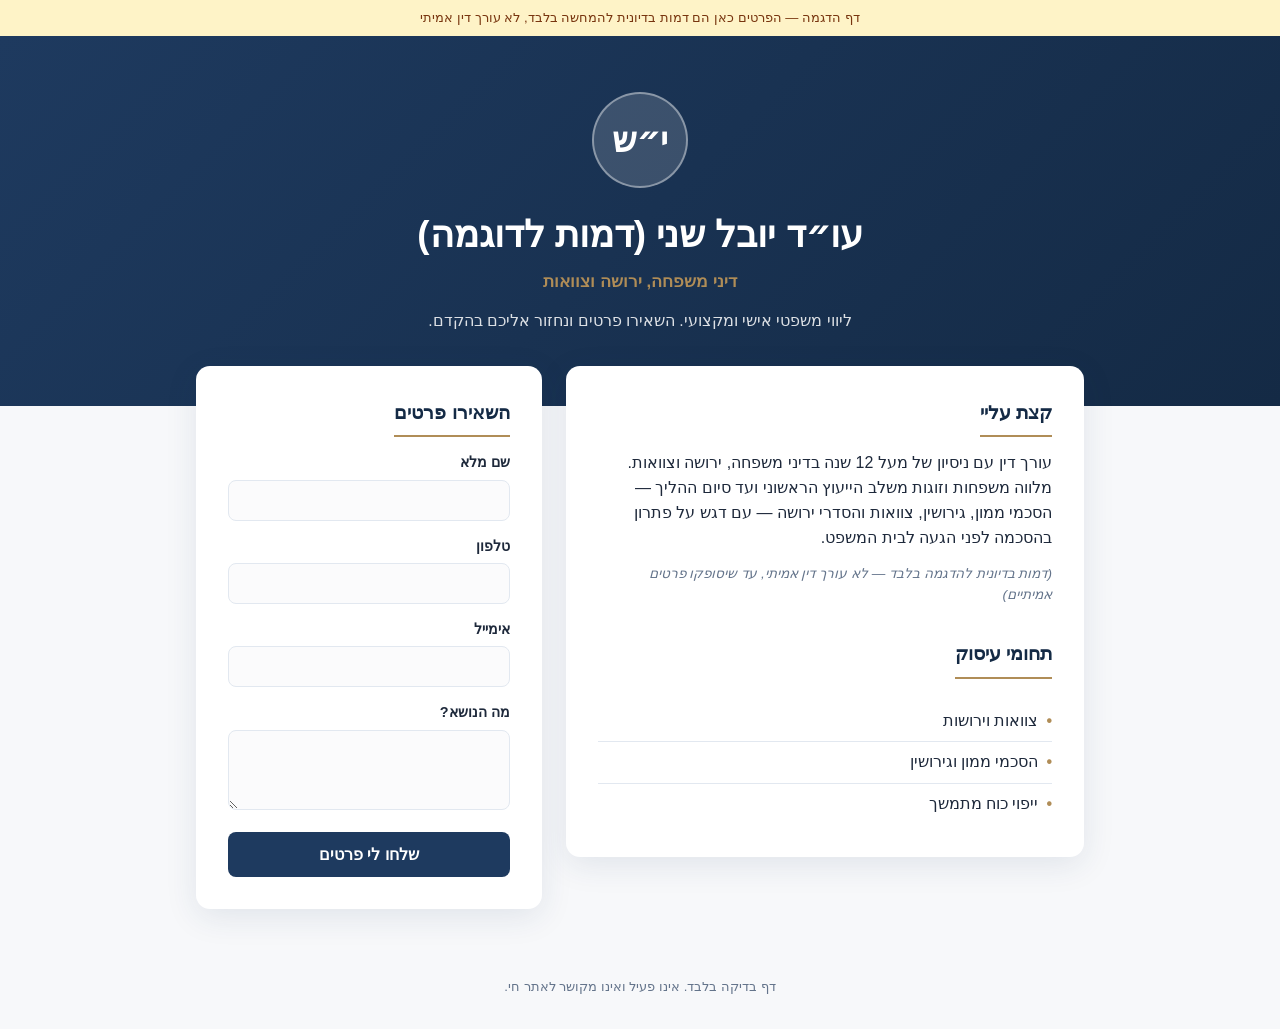
<file: lawyer-landing-page/index.html>
<!DOCTYPE html>
<html lang="he" dir="rtl">
<head>
  <meta charset="UTF-8">
  <meta name="viewport" content="width=device-width, initial-scale=1.0">
  <title>עו״ד — דף נחיתה</title>
  <style>
    *, *::before, *::after { box-sizing: border-box; margin: 0; padding: 0; }

    :root {
      --bg: #f7f8fa;
      --card: #ffffff;
      --primary: #1e3a5f;
      --primary-dark: #142a45;
      --accent: #b08d57;
      --text: #1e293b;
      --muted: #64748b;
      --border: #e2e8f0;
      --success: #22c55e;
      --radius: 14px;
      --shadow: 0 8px 32px rgba(30, 58, 95, 0.10);
    }

    body {
      font-family: "Segoe UI", Tahoma, Arial, sans-serif;
      background: var(--bg);
      color: var(--text);
      line-height: 1.55;
    }

    header.hero {
      background: linear-gradient(135deg, var(--primary) 0%, var(--primary-dark) 100%);
      color: #fff;
      padding: 56px 16px 72px;
      text-align: center;
    }

    .avatar {
      width: 96px;
      height: 96px;
      border-radius: 50%;
      background: rgba(255,255,255,0.15);
      border: 2px solid rgba(255,255,255,0.4);
      display: flex;
      align-items: center;
      justify-content: center;
      font-size: 2.2rem;
      font-weight: 700;
      margin: 0 auto 18px;
    }

    header.hero h1 {
      font-size: clamp(1.6rem, 5vw, 2.3rem);
      margin-bottom: 6px;
    }

    header.hero .title {
      color: var(--accent);
      font-size: 1.05rem;
      font-weight: 600;
      margin-bottom: 14px;
    }

    header.hero p {
      max-width: 480px;
      margin: 0 auto;
      color: rgba(255,255,255,0.85);
      font-size: 0.98rem;
    }

    main {
      max-width: 920px;
      margin: -40px auto 0;
      padding: 0 16px 48px;
      display: grid;
      grid-template-columns: 1fr;
      gap: 24px;
    }

    @media (min-width: 760px) {
      main { grid-template-columns: 3fr 2fr; align-items: start; }
    }

    .card {
      background: var(--card);
      border-radius: var(--radius);
      box-shadow: var(--shadow);
      padding: clamp(20px, 4vw, 32px);
    }

    .card h2 {
      font-size: 1.2rem;
      color: var(--primary-dark);
      margin-bottom: 14px;
      border-bottom: 2px solid var(--accent);
      padding-bottom: 8px;
      display: inline-block;
    }

    .about p { margin-bottom: 12px; color: var(--text); }
    .about p.placeholder-note { color: var(--muted); font-size: 0.85rem; font-style: italic; }

    ul.services {
      list-style: none;
      margin-top: 8px;
    }
    ul.services li {
      padding: 8px 0;
      border-bottom: 1px solid var(--border);
      color: var(--text);
    }
    ul.services li:last-child { border-bottom: none; }
    ul.services li::before {
      content: "•";
      color: var(--accent);
      font-weight: 700;
      margin-inline-end: 8px;
    }

    form .field {
      margin-bottom: 14px;
    }
    label {
      display: block;
      font-size: 0.9rem;
      font-weight: 600;
      color: var(--text);
      margin-bottom: 6px;
    }
    input, textarea {
      width: 100%;
      padding: 11px 12px;
      border: 1px solid var(--border);
      border-radius: 8px;
      font-size: 0.95rem;
      font-family: inherit;
      background: #fbfbfc;
    }
    input:focus, textarea:focus {
      outline: none;
      border-color: var(--primary);
      background: #fff;
    }
    textarea { resize: vertical; min-height: 80px; }

    button.submit {
      width: 100%;
      padding: 13px;
      border: none;
      border-radius: 8px;
      background: var(--primary);
      color: #fff;
      font-size: 1rem;
      font-weight: 700;
      cursor: pointer;
      transition: background 0.15s;
    }
    button.submit:hover { background: var(--primary-dark); }

    .confirm {
      display: none;
      margin-top: 14px;
      padding: 12px 14px;
      border-radius: 8px;
      background: #ecfdf5;
      border: 1px solid var(--success);
      color: #166534;
      font-size: 0.9rem;
    }
    .confirm.show { display: block; }

    footer {
      text-align: center;
      padding: 20px 16px 32px;
      color: var(--muted);
      font-size: 0.82rem;
    }

    .demo-banner {
      background: #fef3c7;
      color: #78350f;
      text-align: center;
      font-size: 0.82rem;
      padding: 8px 12px;
    }
  </style>
</head>
<body>

  <div class="demo-banner">
    דף הדגמה — הפרטים כאן הם דמות בדיונית להמחשה בלבד, לא עורך דין אמיתי
  </div>

  <header class="hero">
    <div class="avatar">י״ש</div>
    <h1>עו״ד יובל שני (דמות לדוגמה)</h1>
    <div class="title">דיני משפחה, ירושה וצוואות</div>
    <p>ליווי משפטי אישי ומקצועי. השאירו פרטים ונחזור אליכם בהקדם.</p>
  </header>

  <main>
    <section class="card about">
      <h2>קצת עליי</h2>
      <p>עורך דין עם ניסיון של מעל 12 שנה בדיני משפחה, ירושה וצוואות. מלווה משפחות וזוגות משלב הייעוץ הראשוני ועד סיום ההליך — הסכמי ממון, גירושין, צוואות והסדרי ירושה — עם דגש על פתרון בהסכמה לפני הגעה לבית המשפט.</p>
      <p class="placeholder-note">(דמות בדיונית להדגמה בלבד — לא עורך דין אמיתי, עד שיסופקו פרטים אמיתיים)</p>
      <h2 style="margin-top:22px">תחומי עיסוק</h2>
      <ul class="services">
        <li>צוואות וירושות</li>
        <li>הסכמי ממון וגירושין</li>
        <li>ייפוי כוח מתמשך</li>
      </ul>
    </section>

    <section class="card">
      <h2>השאירו פרטים</h2>
      <form id="lead-form">
        <div class="field">
          <label for="name">שם מלא</label>
          <input type="text" id="name" name="name" required>
        </div>
        <div class="field">
          <label for="phone">טלפון</label>
          <input type="tel" id="phone" name="phone" required>
        </div>
        <div class="field">
          <label for="email">אימייל</label>
          <input type="email" id="email" name="email">
        </div>
        <div class="field">
          <label for="message">מה הנושא?</label>
          <textarea id="message" name="message"></textarea>
        </div>
        <button type="submit" class="submit">שלחו לי פרטים</button>
      </form>
      <div class="confirm" id="confirm">תודה! נפתחת עבורכם הודעת מייל מוכנה לשליחה.</div>
    </section>
  </main>

  <footer>
    דף בדיקה בלבד. אינו פעיל ואינו מקושר לאתר חי.
  </footer>

  <script>
    const LEAD_DESTINATION_EMAIL = "aztodev@gmail.com";

    document.getElementById("lead-form").addEventListener("submit", function (e) {
      e.preventDefault();
      const name = document.getElementById("name").value;
      const phone = document.getElementById("phone").value;
      const email = document.getElementById("email").value;
      const message = document.getElementById("message").value;
      const subject = "ליד חדש מדף הנחיתה: " + name;
      const body = [
        "שם: " + name,
        "טלפון: " + phone,
        "אימייל: " + (email || "לא סופק"),
        "הנושא: " + (message || "לא סופק"),
      ].join("\n");
      const mailtoUrl =
        "mailto:" + LEAD_DESTINATION_EMAIL +
        "?subject=" + encodeURIComponent(subject) +
        "&body=" + encodeURIComponent(body);
      document.getElementById("confirm").classList.add("show");
      window.location.href = mailtoUrl;
    });
  </script>

</body>
</html>
</file>
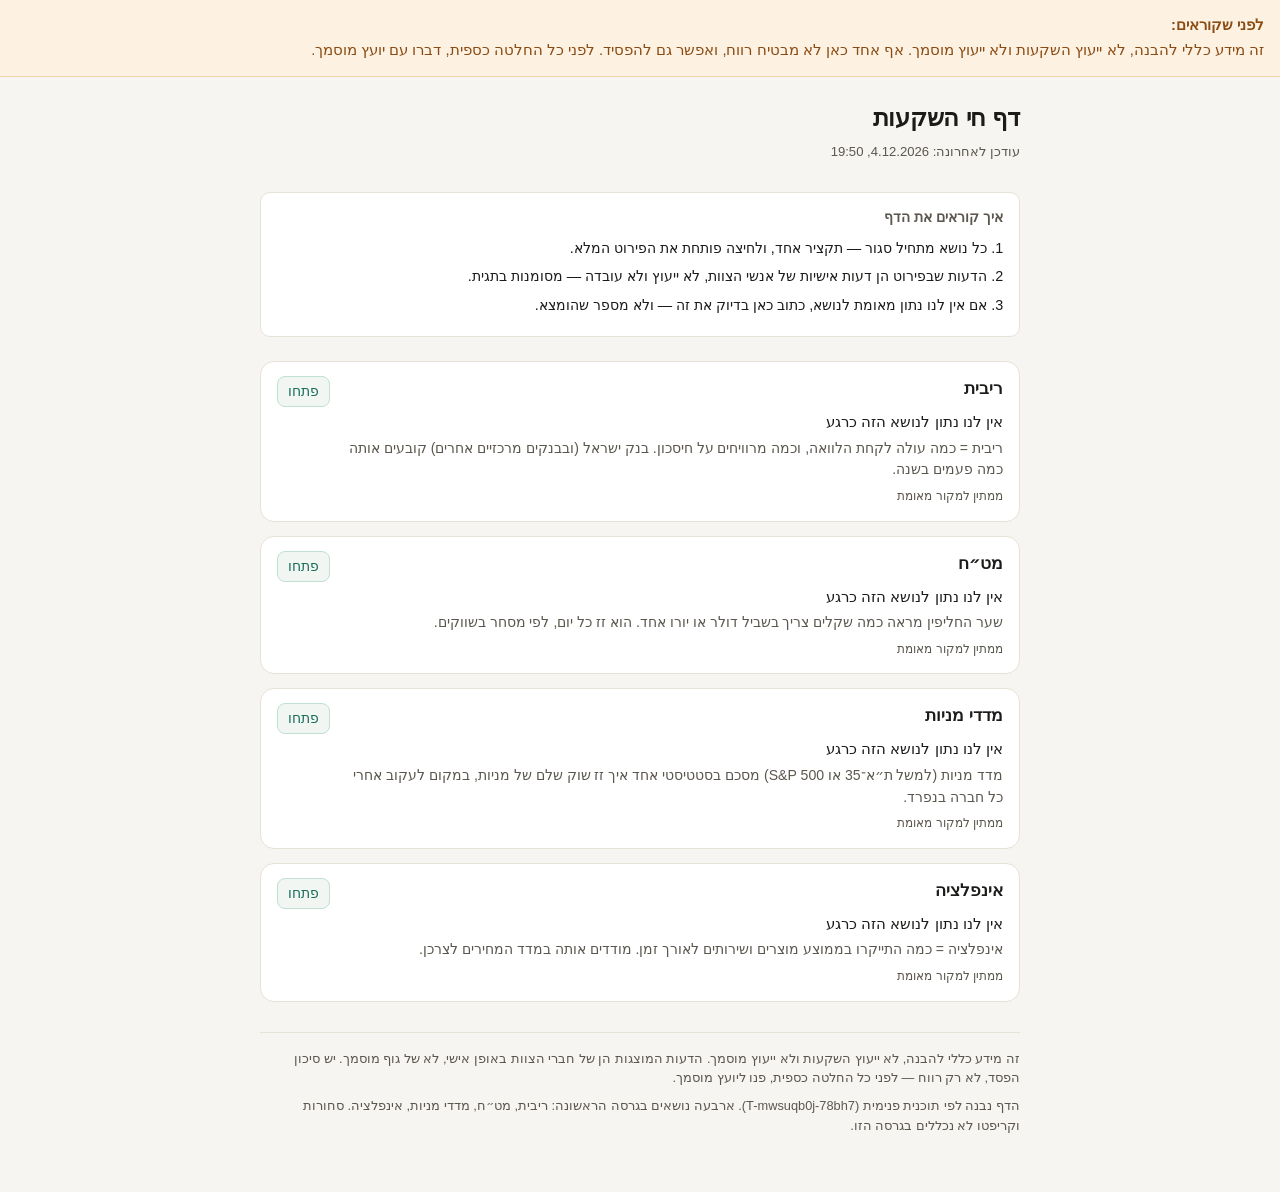
<file: live-investment-page/index.html>
<!doctype html>
<html lang="he" dir="rtl">
<head>
<meta charset="utf-8">
<meta name="viewport" content="width=device-width, initial-scale=1">
<meta name="robots" content="noindex, nofollow">
<title>דף חי השקעות</title>
<style>
  :root{
    --bg:#f7f5f1; --card:#ffffff; --ink:#1c1b19; --sub:#5b574f;
    --line:#e7e2d8; --accent:#1c6e5c; --accent-ink:#ffffff;
    --evid:#f1f6f3; --evid-line:#bfe0d2; --warn:#8a4b12; --warn-bg:#fdf1e2; --warn-line:#f0d3a6;
  }
  @media (prefers-color-scheme: dark){
    :root:not([data-theme="light"]){
      --bg:#15140f; --card:#1f1d17; --ink:#f1efe8; --sub:#b9b3a5;
      --line:#352f24; --accent:#3fae91; --accent-ink:#0c1512;
      --evid:#17241f; --evid-line:#2a5245; --warn:#e0a35f; --warn-bg:#241c12; --warn-line:#4a3a20;
    }
  }
  :root[data-theme="dark"]{
    --bg:#15140f; --card:#1f1d17; --ink:#f1efe8; --sub:#b9b3a5;
    --line:#352f24; --accent:#3fae91; --accent-ink:#0c1512;
    --evid:#17241f; --evid-line:#2a5245; --warn:#e0a35f; --warn-bg:#241c12; --warn-line:#4a3a20;
  }
  *{box-sizing:border-box}
  body{
    margin:0; background:var(--bg); color:var(--ink);
    font-family:"Segoe UI","Noto Sans Hebrew","Arial Hebrew",Arial,sans-serif;
    line-height:1.55; padding:0 16px 48px;
  }
  .wrap{max-width:760px; margin:0 auto}
  :focus-visible{outline:2px solid var(--accent); outline-offset:2px}

  .banner{
    margin:0 -16px; padding:14px 16px; background:var(--warn-bg); border-bottom:1px solid var(--warn-line);
    color:var(--warn); font-size:.92rem;
  }
  .banner strong{display:block; margin-bottom:2px; color:var(--warn)}

  header{padding:22px 0 14px}
  header h1{font-size:1.5rem; margin:0 0 6px; letter-spacing:-.01em}
  header .meta{font-size:.82rem; color:var(--sub)}
  .howto{
    margin:16px 0 24px; padding:14px 16px; background:var(--card); border:1px solid var(--line);
    border-radius:10px; font-size:.9rem;
  }
  .howto h2{font-size:.88rem; margin:0 0 8px; color:var(--sub); font-weight:700}
  .howto ol{margin:0; padding-right:1.1em}
  .howto li{margin:0 0 6px}

  details.card{
    background:var(--card); border:1px solid var(--line); border-radius:14px;
    margin-bottom:14px; overflow:hidden;
  }
  details.card > summary{
    list-style:none; cursor:pointer; padding:14px 16px; min-height:56px;
    display:flex; align-items:flex-start; justify-content:space-between; gap:10px;
  }
  details.card > summary::-webkit-details-marker{display:none}
  details.card > summary:focus-visible{outline-offset:-2px}
  .s-main{flex:1 1 auto; min-width:0}
  .s-title{display:flex; align-items:center; justify-content:space-between; gap:10px}
  .s-title .name{font-weight:700; font-size:1.05rem}
  .s-toggle{
    flex:0 0 auto; font-size:.85rem; color:var(--accent); border:1px solid var(--evid-line);
    background:var(--evid); border-radius:8px; padding:4px 10px; min-width:44px; text-align:center;
  }
  details[open] .s-toggle{color:var(--sub)}
  .s-headline{margin:8px 0 4px; font-size:.95rem}
  .s-plain{color:var(--sub); font-size:.88rem; margin:0 0 6px}
  .s-meta{color:var(--sub); font-size:.78rem}

  .detail{padding:2px 16px 18px; border-top:1px solid var(--line)}
  .facts{margin:14px 0; display:grid; grid-template-columns:1fr; gap:8px; font-size:.88rem}
  @media (min-width:520px){ .facts{grid-template-columns:1fr 1fr} }
  .facts .row b{display:block; color:var(--sub); font-size:.76rem; font-weight:700; margin-bottom:2px}
  .facts a{color:var(--accent)}
  .nodata{
    background:var(--evid); border:1px solid var(--evid-line); border-radius:8px;
    padding:10px 12px; font-size:.88rem; margin:14px 0;
  }

  .opinions h3{font-size:.92rem; margin:18px 0 10px}
  .empty-opinions{color:var(--sub); font-size:.86rem}
  .op{
    background:var(--evid); border:1px solid var(--evid-line); border-radius:10px;
    padding:10px 12px; margin-bottom:10px; font-size:.88rem;
  }
  .op .who{display:flex; align-items:baseline; gap:8px; flex-wrap:wrap; margin-bottom:4px}
  .op .who .n{font-weight:700}
  .op .who .r{color:var(--sub); font-size:.78rem}
  .flag{
    display:inline-block; font-size:.74rem; color:var(--warn); background:var(--warn-bg);
    border:1px solid var(--warn-line); border-radius:6px; padding:2px 7px; margin:0 0 6px;
  }
  .op .h{font-weight:600; margin:0 0 4px}
  .op .rat{margin:0 0 8px}
  .op .ev{background:var(--card); border:1px solid var(--evid-line); border-radius:6px; padding:7px 9px; font-size:.8rem}
  .op .ev .lbl{color:var(--accent); font-weight:700; font-size:.74rem; display:block; margin-bottom:2px}

  .local-disclaimer{color:var(--sub); font-size:.78rem; margin-top:14px; padding-top:10px; border-top:1px dashed var(--line)}

  footer{margin-top:30px; padding-top:16px; border-top:1px solid var(--line); color:var(--sub); font-size:.8rem}
  footer p{margin:0 0 8px}

  bdi, .ltr{unicode-bidi:isolate}

  @media (prefers-reduced-motion: no-preference){
    details.card[open] .detail{animation:none}
  }
</style>
</head>
<body>
<div class="banner" role="note">
  <strong>לפני שקוראים:</strong>
  זה מידע כללי להבנה, לא ייעוץ השקעות ולא ייעוץ מוסמך. אף אחד כאן לא מבטיח רווח, ואפשר גם
  להפסיד. לפני כל החלטה כספית, דברו עם יועץ מוסמך.
</div>

<div class="wrap">
  <header>
    <h1>דף חי השקעות</h1>
    <div class="meta">עודכן לאחרונה: <time id="lastUpdated" datetime="">—</time></div>
  </header>

  <div class="howto">
    <h2>איך קוראים את הדף</h2>
    <ol>
      <li>כל נושא מתחיל סגור — תקציר אחד, ולחיצה פותחת את הפירוט המלא.</li>
      <li>הדעות שבפירוט הן דעות אישיות של אנשי הצוות, לא ייעוץ ולא עובדה — מסומנות בתגית.</li>
      <li>אם אין לנו נתון מאומת לנושא, כתוב כאן בדיוק את זה — ולא מספר שהומצא.</li>
    </ol>
  </div>

  <main id="areas"></main>

  <footer>
    <p>זה מידע כללי להבנה, לא ייעוץ השקעות ולא ייעוץ מוסמך. הדעות המוצגות הן של חברי הצוות
      באופן אישי, לא של גוף מוסמך. יש סיכון הפסד, לא רק רווח — לפני כל החלטה כספית, פנו
      ליועץ מוסמך.</p>
    <p>הדף נבנה לפי תוכנית פנימית (<span class="ltr">T-mwsuqb0j-78bh7</span>). ארבעה נושאים
      בגרסה הראשונה: ריבית, מט״ח, מדדי מניות, אינפלציה. סחורות וקריפטו לא נכללים בגרסה הזו.</p>
  </footer>
</div>

<script>
(function(){
  "use strict";

  // Every number here must come from a verified source. Until a-source is
  // proven reachable from a real browser (see ops/reports/investment-page-data-sources-2026-11-23.md)
  // every area honestly shows "no data yet" rather than a fabricated figure —
  // UX-SPEC §7: "if there is no real value, do not show a value."
  var AREAS = [
    {
      id: "interest",
      title: "ריבית",
      plain: "ריבית = כמה עולה לקחת הלוואה, וכמה מרוויחים על חיסכון. בנק ישראל (ובבנקים מרכזיים אחרים) קובעים אותה כמה פעמים בשנה.",
      source: null, sourceUrl: null, datum: null, fetchedAt: null,
      opinions: []
    },
    {
      id: "fx",
      title: "מט״ח",
      plain: "שער החליפין מראה כמה שקלים צריך בשביל דולר או יורו אחד. הוא זז כל יום, לפי מסחר בשווקים.",
      source: null, sourceUrl: null, datum: null, fetchedAt: null,
      opinions: []
    },
    {
      id: "indices",
      title: "מדדי מניות",
      plain: "מדד מניות (למשל ת״א־35 או S&P 500) מסכם בסטטיסטי אחד איך זז שוק שלם של מניות, במקום לעקוב אחרי כל חברה בנפרד.",
      source: null, sourceUrl: null, datum: null, fetchedAt: null,
      opinions: []
    },
    {
      id: "inflation",
      title: "אינפלציה",
      plain: "אינפלציה = כמה התייקרו בממוצע מוצרים ושירותים לאורך זמן. מודדים אותה במדד המחירים לצרכן.",
      source: null, sourceUrl: null, datum: null, fetchedAt: null,
      opinions: []
    }
  ];

  var main = document.getElementById("areas");

  function fmtTime(iso){
    if (!iso) return null;
    try {
      var d = new Date(iso);
      return d.toLocaleString("he-IL", { dateStyle: "short", timeStyle: "short" });
    } catch (e) { return iso; }
  }

  AREAS.forEach(function (area){
    var det = document.createElement("details");
    det.className = "card";
    det.id = area.id;

    var sum = document.createElement("summary");
    var hasDatum = !!area.datum;
    var metaLine = area.fetchedAt
      ? ("עודכן: " + fmtTime(area.fetchedAt))
      : "ממתין למקור מאומת";
    if (area.opinions.length) metaLine += " · " + area.opinions.length + " דעות צוות";

    sum.innerHTML =
      '<span class="s-main">' +
        '<span class="s-title"><span class="name">' + area.title + '</span></span>' +
        '<div class="s-headline">' + (hasDatum ? area.datum : "אין לנו נתון לנושא הזה כרגע") + '</div>' +
        '<div class="s-plain">' + area.plain + '</div>' +
        '<div class="s-meta">' + metaLine + '</div>' +
      '</span>' +
      '<span class="s-toggle" aria-hidden="true">פתחו</span>';
    det.appendChild(sum);

    var body = document.createElement("div");
    body.className = "detail";

    if (!hasDatum) {
      var nodata = document.createElement("div");
      nodata.className = "nodata";
      nodata.textContent = "אין לנו עדיין נתון מאומת לנושא הזה — ברגע שיש מקור שעבר אימות מהדפדפן, הוא יוצג כאן עם המקור והזמן המדויק. לא מוצג מספר שלא אומת.";
      body.appendChild(nodata);
    } else {
      var facts = document.createElement("div");
      facts.className = "facts";
      facts.innerHTML =
        '<div class="row"><b>הנתון</b>' + area.datum + '</div>' +
        '<div class="row"><b>המקור</b>' + (area.source || "—") + '</div>' +
        (area.sourceUrl ? '<div class="row"><b>הקישור</b><a href="' + area.sourceUrl + '" target="_blank" rel="noopener noreferrer">' + (area.source || "למקור") + ' ↗</a></div>' : "") +
        '<div class="row"><b>זמן השליפה</b><time datetime="' + (area.fetchedAt||"") + '">' + fmtTime(area.fetchedAt) + '</time></div>';
      body.appendChild(facts);
    }

    var op = document.createElement("div");
    op.className = "opinions";
    var h3 = document.createElement("h3");
    h3.textContent = "דעות הצוות";
    op.appendChild(h3);
    if (!area.opinions.length) {
      var empty = document.createElement("div");
      empty.className = "empty-opinions";
      empty.textContent = "אין עדיין דעות צוות לנושא הזה.";
      op.appendChild(empty);
    } else {
      area.opinions.forEach(function (o){
        var card = document.createElement("div");
        card.className = "op";
        card.innerHTML =
          '<div class="flag">דעה, לא עובדה · לא ייעוץ</div>' +
          '<div class="who"><span class="n">' + o.agentName + '</span><span class="r">' + o.role + '</span></div>' +
          '<div class="h">' + o.headline + '</div>' +
          '<div class="rat">' + o.rationale + '</div>' +
          '<div class="ev"><span class="lbl">ראייה</span>' + o.evidence + '</div>';
        op.appendChild(card);
      });
    }
    body.appendChild(op);

    var localDisc = document.createElement("div");
    localDisc.className = "local-disclaimer";
    localDisc.textContent = "הדעות שלעיל אינן ייעוץ השקעות ואינן המלצה לפעולה.";
    body.appendChild(localDisc);

    det.appendChild(body);
    main.appendChild(det);
  });

  // one open at a time
  var all = Array.prototype.slice.call(document.querySelectorAll("details.card"));
  all.forEach(function (d){
    d.addEventListener("toggle", function(){
      if (d.open) {
        all.forEach(function (other){ if (other !== d) other.open = false; });
      }
    });
  });

  // deep link: #fx opens that area
  var hashId = (location.hash || "").replace("#", "");
  if (hashId) {
    var target = document.getElementById(hashId);
    if (target && target.tagName === "DETAILS") target.open = true;
  }

  var lu = document.getElementById("lastUpdated");
  var now = new Date();
  lu.setAttribute("datetime", now.toISOString());
  lu.textContent = now.toLocaleString("he-IL", { dateStyle: "short", timeStyle: "short" });
})();
</script>
</body>
</html>
</file>
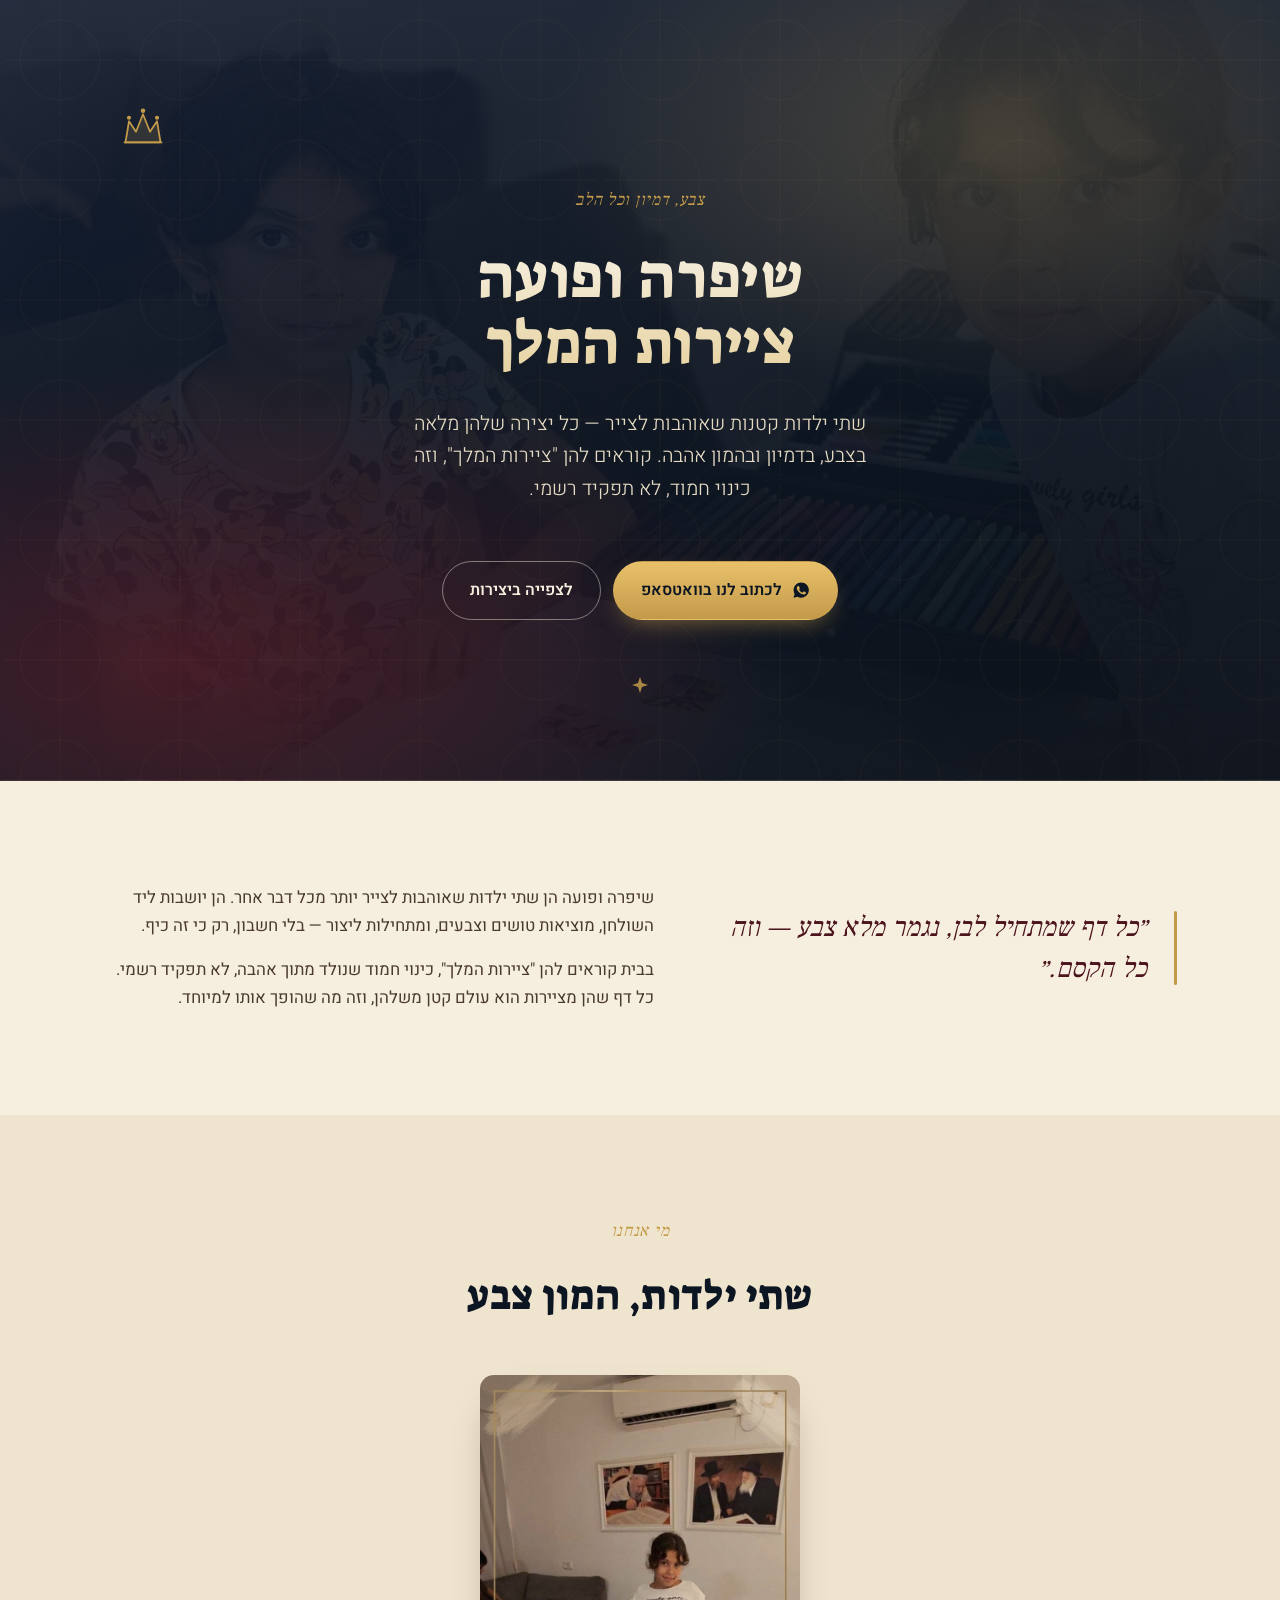
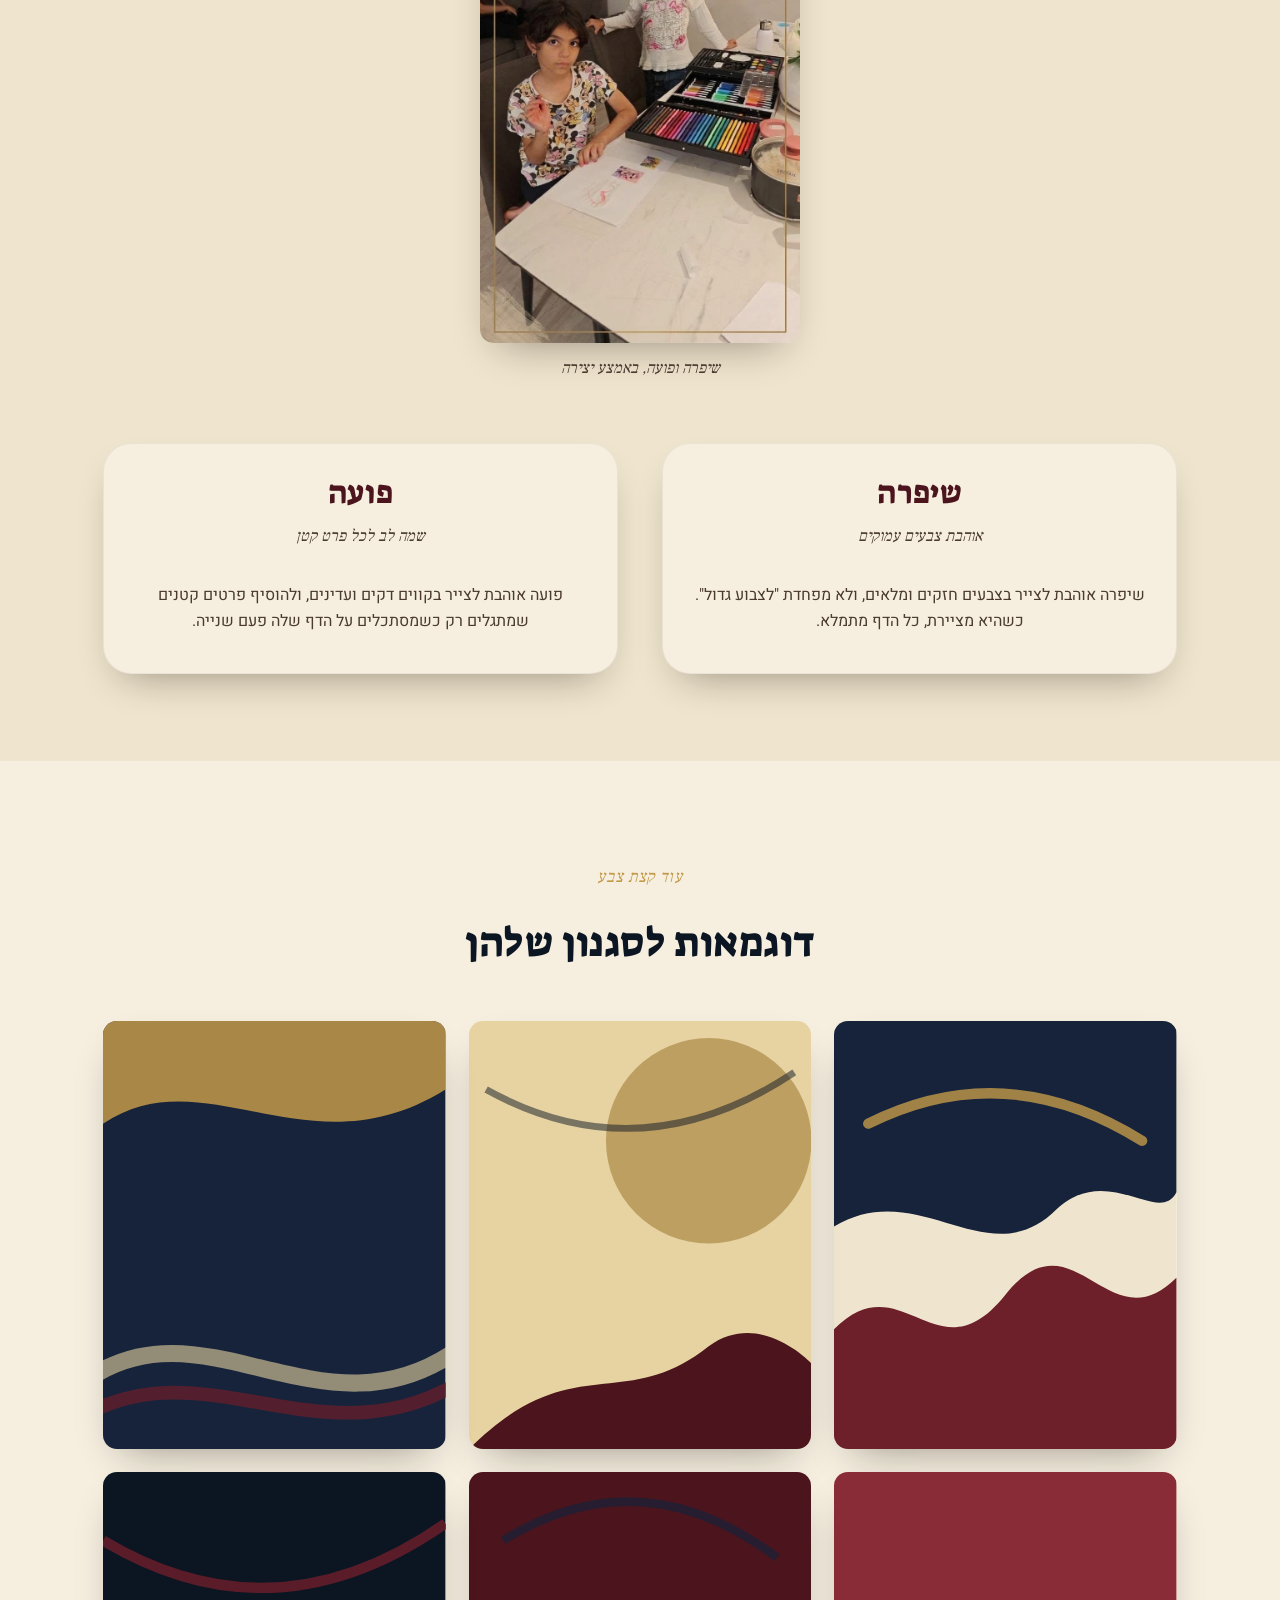
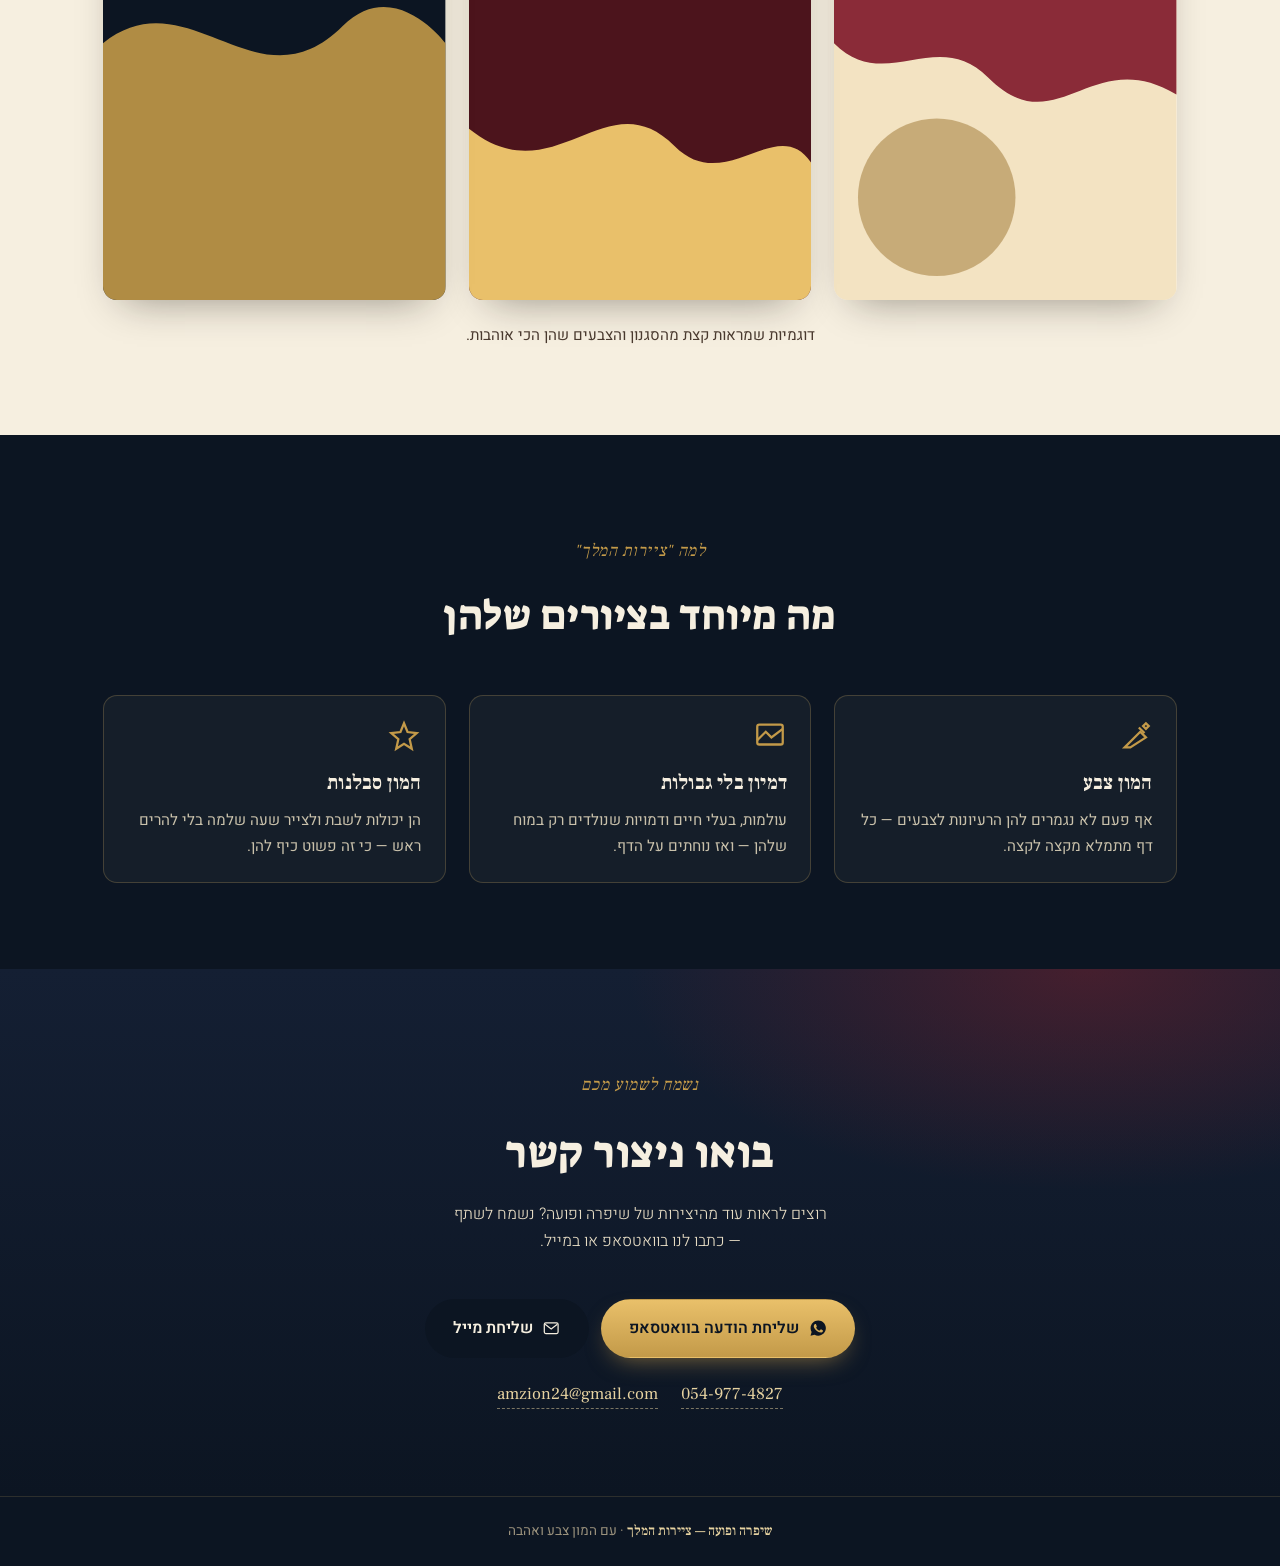
<file: shifra-poa/index.html>
<!DOCTYPE html>
<html lang="he" dir="rtl">
<head>
<meta charset="UTF-8">
<meta name="viewport" content="width=device-width, initial-scale=1.0">
<title>שיפרה ופועה — ציירות המלך</title>
<meta name="description" content="שיפרה ופועה, ציירות המלך — שתי ילדות שמציירות בכל הלב. בואו לראות עוד מהיצירות שלהן, ולכתוב לנו בוואטסאפ או במייל.">
<link rel="preconnect" href="https://fonts.googleapis.com">
<link rel="preconnect" href="https://fonts.gstatic.com" crossorigin>
<link href="https://fonts.googleapis.com/css2?family=Suez+One&family=Frank+Ruhl+Libre:ital,wght@0,400;0,500;0,700;1,400&family=Heebo:wght@300;400;500;600;700&display=swap" rel="stylesheet">
<style>
  :root{
    --ink:#221812;
    --ink-soft:#4a3a2f;
    --paper:#f6efe0;
    --paper-deep:#efe4cd;
    --navy:#141f33;
    --navy-deep:#0c1522;
    --burgundy:#6d1f2a;
    --burgundy-deep:#4c141c;
    --gold:#c39a49;
    --gold-light:#e7d3a1;
    --gold-bright:#e9c06a;
    --radius-s:6px;
    --radius-m:14px;
    --radius-l:28px;
    --shadow-card: 0 18px 40px -20px rgba(20,15,8,.45);
    --ease: cubic-bezier(.22,.68,.29,1.04);
    --space-1: clamp(.5rem,.4rem + .5vw,.75rem);
    --space-2: clamp(1rem,.85rem + .75vw,1.5rem);
    --space-3: clamp(1.75rem,1.4rem + 1.75vw,3rem);
    --space-4: clamp(3rem,2.2rem + 4vw,6rem);
  }

  *{ box-sizing:border-box; }
  html{ scroll-behavior:smooth; }
  body{
    margin:0;
    background:var(--paper);
    color:var(--ink);
    font-family:'Heebo', 'Segoe UI', sans-serif;
    font-size:16px;
    line-height:1.65;
    -webkit-font-smoothing:antialiased;
    overflow-x:hidden;
  }
  img,svg{ display:block; max-width:100%; }
  a{ color:inherit; }
  h1,h2,h3{
    font-family:'Suez One', serif;
    font-weight:400;
    margin:0;
    letter-spacing:.01em;
  }
  .eyebrow{
    font-family:'Frank Ruhl Libre', serif;
    font-style:italic;
    font-size:clamp(.95rem,.9rem + .2vw,1.05rem);
    color:var(--gold);
    letter-spacing:.04em;
  }
  .wrap{
    max-width:1120px;
    margin-inline:auto;
    padding-inline:var(--space-2);
  }
  section{ position:relative; }

  /* ---------- buttons (states) ---------- */
  .btn{
    display:inline-flex;
    align-items:center;
    gap:.6em;
    padding:.95em 1.7em;
    border-radius:999px;
    font-family:'Heebo', sans-serif;
    font-weight:600;
    font-size:1rem;
    text-decoration:none;
    border:1.5px solid transparent;
    cursor:pointer;
    transition:transform .18s var(--ease), box-shadow .18s var(--ease), background-color .18s var(--ease), color .18s var(--ease), border-color .18s var(--ease);
    -webkit-tap-highlight-color:transparent;
  }
  .btn svg{ width:1.15em; height:1.15em; flex:none; }
  .btn-primary{
    background:linear-gradient(180deg, var(--gold-bright), var(--gold));
    color:var(--navy-deep);
    box-shadow:0 10px 24px -10px rgba(195,154,73,.65);
  }
  .btn-primary:hover{ transform:translateY(-2px); box-shadow:0 14px 30px -12px rgba(195,154,73,.8); }
  .btn-primary:active{ transform:translateY(0); box-shadow:0 6px 14px -8px rgba(195,154,73,.7); }
  .btn-primary:focus-visible{ outline:3px solid var(--gold-light); outline-offset:3px; }

  .btn-ghost{
    background:transparent;
    color:var(--paper);
    border-color:rgba(246,239,224,.45);
  }
  .btn-ghost:hover{ background:rgba(246,239,224,.1); border-color:var(--paper); }
  .btn-ghost:active{ background:rgba(246,239,224,.16); }
  .btn-ghost:focus-visible{ outline:3px solid var(--gold-light); outline-offset:3px; }

  .btn-dark{
    background:var(--navy-deep);
    color:var(--paper);
  }
  .btn-dark:hover{ background:#1c2c47; transform:translateY(-2px); }
  .btn-dark:active{ background:#0c1522; transform:translateY(0); }
  .btn-dark:focus-visible{ outline:3px solid var(--gold); outline-offset:3px; }

  /* ---------- hero ---------- */
  .hero{
    background:
      radial-gradient(60% 55% at 78% 18%, rgba(233,192,106,.20), transparent 60%),
      radial-gradient(70% 60% at 15% 85%, rgba(109,31,42,.55), transparent 65%),
      linear-gradient(160deg, rgba(20,31,51,.90) 0%, rgba(12,21,34,.94) 60%, rgba(10,15,25,.97) 100%),
      url("assets/shifra-poa-hero-crop.jpg");
    background-size: auto, auto, auto, cover;
    background-position: center, center, center, center;
    background-repeat: no-repeat;
    color:var(--paper);
    padding-block: calc(var(--space-4) + 1rem) var(--space-4);
    isolation:isolate;
  }
  .hero::before{
    content:"";
    position:absolute; inset:0;
    background-image:url("data:image/svg+xml,%3Csvg xmlns='http://www.w3.org/2000/svg' width='120' height='120'%3E%3Cg fill='none' stroke='%23c39a49' stroke-opacity='0.10' stroke-width='1'%3E%3Ccircle cx='60' cy='60' r='40'/%3E%3Cpath d='M60 4v112M4 60h112'/%3E%3C/g%3E%3C/svg%3E");
    background-size:120px 120px;
    opacity:.5;
    pointer-events:none;
    z-index:0;
  }
  .hero .wrap{ position:relative; z-index:1; }
  .hero-crest{
    width:56px; height:56px; margin-inline:auto var(--space-1);
    color:var(--gold);
  }
  .hero-top{ text-align:center; display:flex; flex-direction:column; align-items:center; gap:var(--space-1); }
  .hero-title{
    font-size:clamp(2.4rem, 1.9rem + 2.4vw, 4.4rem);
    line-height:1.08;
    background:linear-gradient(180deg, var(--paper) 0%, var(--gold-light) 100%);
    -webkit-background-clip:text;
    background-clip:text;
    color:transparent;
  }
  .hero-sub{
    max-width:42ch;
    margin-inline:auto;
    font-size:clamp(1.05rem,1rem + .3vw,1.25rem);
    color:#e6dcc4;
    font-weight:300;
  }
  .hero-ctas{
    display:flex; flex-wrap:wrap; gap:var(--space-1);
    justify-content:center;
    margin-top:var(--space-2);
  }
  .hero-divider{
    display:flex; align-items:center; gap:.75em;
    color:var(--gold);
    margin-top:var(--space-3);
    opacity:.85;
  }
  .hero-divider .line{ flex:1; height:1px; background:linear-gradient(90deg, transparent, currentColor, transparent); }

  /* ---------- intro ---------- */
  .intro{ padding-block:var(--space-4); }
  .intro-grid{
    display:grid;
    gap:var(--space-3);
    align-items:center;
  }
  @media(min-width:860px){
    .intro-grid{ grid-template-columns:1fr 1.15fr; }
  }
  .intro-quote{
    font-family:'Frank Ruhl Libre', serif;
    font-style:italic;
    font-size:clamp(1.3rem,1.15rem + .7vw,1.8rem);
    line-height:1.5;
    color:var(--burgundy-deep);
    position:relative;
    padding-inline-start:1.1em;
  }
  .intro-quote::before{
    content:"";
    position:absolute; inset-inline-start:0; top:.15em; bottom:.15em;
    width:3px;
    background:var(--gold);
    border-radius:2px;
  }
  .intro-body p{ color:var(--ink-soft); font-size:1.05rem; }
  .intro-body p + p{ margin-top:1em; }

  /* ---------- painters ---------- */
  .painters{
    background:var(--paper-deep);
    padding-block:var(--space-4);
  }
  .section-head{ text-align:center; margin-bottom:var(--space-3); }
  .section-head h2{ font-size:clamp(1.9rem,1.6rem + 1.2vw,2.7rem); color:var(--navy-deep); margin-top:.25em; }

  .painter-photo-wrap{
    display:flex; flex-direction:column; align-items:center;
    margin-bottom:var(--space-3);
  }
  .painter-portrait{
    width:min(320px, 78vw);
    border-radius:var(--radius-m);
    box-shadow:var(--shadow-card);
  }
  .painter-photo-cap{
    margin-top:var(--space-1);
    font-family:'Frank Ruhl Libre', serif;
    font-style:italic;
    color:var(--ink-soft);
    text-align:center;
  }
  .painter-grid{
    display:grid;
    gap:var(--space-3);
  }
  @media(min-width:760px){
    .painter-grid{ grid-template-columns:1fr 1fr; }
  }
  .painter-card{
    background:var(--paper);
    border-radius:var(--radius-l);
    box-shadow:var(--shadow-card);
    padding:var(--space-2);
    display:flex; flex-direction:column; align-items:center;
    text-align:center;
    border:1px solid rgba(34,24,18,.06);
  }
  .painter-card h3{
    font-size:clamp(1.7rem,1.5rem + .6vw,2.1rem);
    color:var(--burgundy-deep);
  }
  .painter-role{
    font-family:'Frank Ruhl Libre', serif;
    font-style:italic;
    color:var(--gold);
    font-size:1rem;
    margin-top:.25em;
    margin-bottom:1em;
  }
  .painter-card p{ color:var(--ink-soft); }

  /* ---------- gallery ---------- */
  .gallery{ padding-block:var(--space-4); }
  .gallery-grid{
    display:grid;
    grid-template-columns:repeat(2,1fr);
    gap:var(--space-1);
  }
  @media(min-width:640px){
    .gallery-grid{ grid-template-columns:repeat(3,1fr); gap:var(--space-2); }
  }
  .gallery-tile{
    position:relative;
    border-radius:var(--radius-m);
    overflow:hidden;
    aspect-ratio:4/5;
    box-shadow:var(--shadow-card);
    isolation:isolate;
  }
  .gallery-tile svg{ width:100%; height:100%; }
  .gallery-cap{
    position:absolute; inset-inline:0; bottom:0;
    padding:.9em 1em 1em;
    background:linear-gradient(0deg, rgba(12,10,6,.78), transparent);
    color:var(--paper);
    font-size:.85rem;
    font-weight:500;
    transform:translateY(6px);
    opacity:.92;
    transition:transform .25s var(--ease), opacity .25s var(--ease);
  }
  @media(hover:hover){
    .gallery-tile .gallery-cap{ transform:translateY(100%); opacity:0; }
    .gallery-tile:hover .gallery-cap,
    .gallery-tile:focus-within .gallery-cap{ transform:translateY(0); opacity:1; }
    .gallery-tile:hover svg,
    .gallery-tile:focus-within svg{ transform:scale(1.05); }
  }
  .gallery-tile svg{ transition:transform .4s var(--ease); }
  .gallery-tile a{ position:absolute; inset:0; }
  .gallery-note{
    text-align:center;
    color:var(--ink-soft);
    max-width:52ch;
    margin:var(--space-2) auto 0;
    font-size:.95rem;
  }

  /* ---------- offerings ---------- */
  .offer{
    background:var(--navy-deep);
    color:var(--paper);
    padding-block:var(--space-4);
  }
  .offer .section-head h2{ color:var(--paper); }
  .offer-grid{
    display:grid; gap:var(--space-2);
  }
  @media(min-width:760px){
    .offer-grid{ grid-template-columns:repeat(3,1fr); }
  }
  .offer-card{
    background:rgba(246,239,224,.04);
    border:1px solid rgba(233,192,106,.22);
    border-radius:var(--radius-m);
    padding:var(--space-2);
  }
  .offer-card svg{ width:34px; height:34px; color:var(--gold); margin-bottom:.9em; }
  .offer-card h3{
    font-family:'Frank Ruhl Libre', serif;
    font-weight:700;
    font-size:1.25rem;
    margin-bottom:.4em;
  }
  .offer-card p{ color:#c9c1ab; font-size:.95rem; margin:0; }

  /* ---------- contact ---------- */
  .contact{
    background:
      radial-gradient(60% 70% at 85% 0%, rgba(109,31,42,.55), transparent 60%),
      linear-gradient(180deg, var(--navy) 0%, var(--navy-deep) 100%);
    color:var(--paper);
    padding-block:var(--space-4);
    text-align:center;
  }
  .contact h2{ font-size:clamp(2rem,1.7rem + 1.3vw,2.9rem); }
  .contact-sub{ color:#e6dcc4; max-width:42ch; margin:.75em auto var(--space-3); font-weight:300; }
  .contact-ctas{
    display:flex; flex-wrap:wrap; justify-content:center; gap:var(--space-1);
    margin-bottom:var(--space-2);
  }
  .contact-details{
    display:flex; flex-wrap:wrap; justify-content:center; gap:var(--space-2);
    font-family:'Frank Ruhl Libre', serif;
    color:var(--gold-light);
    font-size:1.05rem;
  }
  .contact-details a{ text-decoration:none; border-bottom:1px dashed rgba(231,211,161,.5); }
  .contact-details a:hover{ border-bottom-style:solid; color:var(--gold-bright); }
  .contact-details a:focus-visible{ outline:2px solid var(--gold); outline-offset:3px; border-radius:2px; }

  /* ---------- footer ---------- */
  footer{
    background:var(--navy-deep);
    color:#9a917c;
    text-align:center;
    padding:var(--space-2);
    font-size:.85rem;
    border-top:1px solid rgba(233,192,106,.15);
  }
  footer strong{ color:var(--gold-light); font-family:'Frank Ruhl Libre', serif; font-weight:500; }

  @media (prefers-reduced-motion: reduce){
    *{ scroll-behavior:auto !important; transition:none !important; }
  }
</style>
</head>
<body>

<section class="hero">
  <div class="wrap">
    <div class="hero-top">
      <svg class="hero-crest" viewBox="0 0 64 64" fill="none" aria-hidden="true">
        <path d="M12 46 L16 22 L24 34 L32 14 L40 34 L48 22 L52 46 Z" stroke="currentColor" stroke-width="2" stroke-linejoin="round" fill="rgba(233,192,106,.12)"/>
        <circle cx="16" cy="18" r="2.4" fill="currentColor"/>
        <circle cx="32" cy="10" r="2.6" fill="currentColor"/>
        <circle cx="48" cy="18" r="2.4" fill="currentColor"/>
        <path d="M10 46 H54" stroke="currentColor" stroke-width="2"/>
      </svg>
      <p class="eyebrow">צבע, דמיון וכל הלב</p>
      <h1 class="hero-title">שיפרה ופועה<br>ציירות המלך</h1>
      <p class="hero-sub">שתי ילדות קטנות שאוהבות לצייר — כל יצירה שלהן מלאה בצבע, בדמיון ובהמון אהבה. קוראים להן "ציירות המלך", וזה כינוי חמוד, לא תפקיד רשמי.</p>
      <div class="hero-ctas">
        <a class="btn btn-primary" href="https://wa.me/972549774827?text=%D7%A9%D7%9C%D7%95%D7%9D%2C%20%D7%90%D7%A9%D7%9E%D7%97%20%D7%9C%D7%A9%D7%9E%D7%95%D7%A2%20%D7%A2%D7%95%D7%93%20%D7%A2%D7%9C%20%D7%94%D7%99%D7%A6%D7%99%D7%A8%D7%95%D7%AA%20%D7%A9%D7%9C%20%D7%A9%D7%99%D7%A4%D7%A8%D7%94%20%D7%95%D7%A4%D7%95%D7%A2%D7%94" target="_blank" rel="noopener">
          <svg viewBox="0 0 24 24" fill="currentColor" aria-hidden="true"><path d="M12.04 2c-5.5 0-9.96 4.46-9.96 9.96 0 1.76.46 3.44 1.32 4.94L2 22l5.24-1.37a9.9 9.9 0 0 0 4.8 1.22h.01c5.5 0 9.96-4.46 9.96-9.96C22 6.46 17.55 2 12.04 2Zm5.84 14.15c-.25.7-1.44 1.34-1.98 1.42-.5.08-1.14.11-1.84-.12-.42-.13-.97-.31-1.67-.6-2.93-1.27-4.84-4.2-4.99-4.4-.15-.2-1.19-1.58-1.19-3.01 0-1.43.75-2.13 1.02-2.42.27-.29.58-.36.78-.36.2 0 .4 0 .57.01.18.01.43-.07.67.51.25.6.85 2.08.92 2.23.07.15.12.33.02.53-.1.2-.15.32-.3.49-.15.17-.31.38-.44.51-.15.15-.3.31-.13.6.17.3.77 1.27 1.65 2.06 1.14 1.02 2.1 1.33 2.4 1.48.3.15.47.13.65-.08.18-.2.76-.88.96-1.19.2-.3.4-.25.67-.15.27.1 1.73.82 2.03.97.3.15.5.22.57.35.07.13.07.75-.18 1.45Z"/></svg>
          לכתוב לנו בוואטסאפ
        </a>
        <a class="btn btn-ghost" href="#gallery">לצפייה ביצירות</a>
      </div>
      <div class="hero-divider">
        <span class="line"></span>
        <svg width="18" height="18" viewBox="0 0 18 18" fill="none" aria-hidden="true"><path d="M9 1 L11 7 L17 9 L11 11 L9 17 L7 11 L1 9 L7 7 Z" fill="currentColor"/></svg>
        <span class="line"></span>
      </div>
    </div>
  </div>
</section>

<section class="intro">
  <div class="wrap intro-grid">
    <p class="intro-quote">״כל דף שמתחיל לבן, נגמר מלא צבע — וזה כל הקסם.״</p>
    <div class="intro-body">
      <p>שיפרה ופועה הן שתי ילדות שאוהבות לצייר יותר מכל דבר אחר. הן יושבות ליד השולחן, מוציאות טושים וצבעים, ומתחילות ליצור — בלי חשבון, רק כי זה כיף.</p>
      <p>בבית קוראים להן "ציירות המלך", כינוי חמוד שנולד מתוך אהבה, לא תפקיד רשמי. כל דף שהן מציירות הוא עולם קטן משלהן, וזה מה שהופך אותו למיוחד.</p>
    </div>
  </div>
</section>

<section class="painters">
  <div class="wrap">
    <div class="section-head">
      <p class="eyebrow">מי אנחנו</p>
      <h2>שתי ילדות, המון צבע</h2>
    </div>
    <div class="painter-photo-wrap">
      <img class="painter-portrait" src="assets/shifra-poa-framed.jpg" alt="שיפרה ופועה מציירות יחד על השולחן, עם טושים וצבעים">
      <p class="painter-photo-cap">שיפרה ופועה, באמצע יצירה</p>
    </div>
    <div class="painter-grid">

      <article class="painter-card">
        <h3>שיפרה</h3>
        <p class="painter-role">אוהבת צבעים עמוקים</p>
        <p>שיפרה אוהבת לצייר בצבעים חזקים ומלאים, ולא מפחדת "לצבוע גדול". כשהיא מציירת, כל הדף מתמלא.</p>
      </article>

      <article class="painter-card">
        <h3>פועה</h3>
        <p class="painter-role">שמה לב לכל פרט קטן</p>
        <p>פועה אוהבת לצייר בקווים דקים ועדינים, ולהוסיף פרטים קטנים שמתגלים רק כשמסתכלים על הדף שלה פעם שנייה.</p>
      </article>

    </div>
  </div>
</section>

<section class="gallery" id="gallery">
  <div class="wrap">
    <div class="section-head">
      <p class="eyebrow">עוד קצת צבע</p>
      <h2>דוגמאות לסגנון שלהן</h2>
    </div>
    <div class="gallery-grid">

      <div class="gallery-tile">
        <svg viewBox="0 0 200 250" preserveAspectRatio="xMidYMid slice" aria-hidden="true">
          <rect width="200" height="250" fill="#efe4cd"/>
          <path d="M0 180 C40 140 60 210 100 160 C140 110 160 190 200 150 L200 250 L0 250 Z" fill="#6d1f2a"/>
          <path d="M0 120 C50 90 90 150 130 110 C160 82 190 120 200 100 L200 0 L0 0 Z" fill="#16233a"/>
          <path d="M20 60 Q100 20 180 70" stroke="#c39a49" stroke-width="6" fill="none" stroke-linecap="round" opacity=".8"/>
        </svg>
        <span class="gallery-cap">גוונים עמוקים ואהובים</span>
      </div>

      <div class="gallery-tile">
        <svg viewBox="0 0 200 250" preserveAspectRatio="xMidYMid slice" aria-hidden="true">
          <rect width="200" height="250" fill="#e7d3a1"/>
          <circle cx="140" cy="70" r="60" fill="#9c7530" opacity=".55"/>
          <path d="M0 250 C60 190 90 230 140 190 C170 168 200 200 200 200 L200 250 Z" fill="#4c141c"/>
          <path d="M10 40 Q100 90 190 30" stroke="#0c1522" stroke-width="4" fill="none" opacity=".5"/>
        </svg>
        <span class="gallery-cap">שלל צבעי זהב</span>
      </div>

      <div class="gallery-tile">
        <svg viewBox="0 0 200 250" preserveAspectRatio="xMidYMid slice" aria-hidden="true">
          <rect width="200" height="250" fill="#16233a"/>
          <path d="M0 60 C60 20 120 90 200 40 L200 0 L0 0 Z" fill="#c39a49" opacity=".85"/>
          <path d="M-10 210 C60 160 130 250 210 190" stroke="#e7d3a1" stroke-width="10" fill="none" stroke-linecap="round" opacity=".6"/>
          <path d="M-10 230 C60 190 130 260 210 210" stroke="#6d1f2a" stroke-width="8" fill="none" stroke-linecap="round" opacity=".7"/>
        </svg>
        <span class="gallery-cap">קו ותנועה</span>
      </div>

      <div class="gallery-tile">
        <svg viewBox="0 0 200 250" preserveAspectRatio="xMidYMid slice" aria-hidden="true">
          <rect width="200" height="250" fill="#f3e3c2"/>
          <path d="M0 0 L200 0 L200 130 C150 100 130 160 90 120 C60 90 30 130 0 100 Z" fill="#8a2b38"/>
          <circle cx="60" cy="190" r="46" fill="#9c7530" opacity=".5"/>
        </svg>
        <span class="gallery-cap">משחק בצבע ובצורה</span>
      </div>

      <div class="gallery-tile">
        <svg viewBox="0 0 200 250" preserveAspectRatio="xMidYMid slice" aria-hidden="true">
          <rect width="200" height="250" fill="#4c141c"/>
          <path d="M0 250 L0 150 C50 190 80 120 120 160 C150 190 180 140 200 170 L200 250 Z" fill="#e9c06a"/>
          <path d="M20 40 Q100 -10 180 50" stroke="#16233a" stroke-width="5" fill="none" opacity=".7"/>
        </svg>
        <span class="gallery-cap">נוף מהדמיון</span>
      </div>

      <div class="gallery-tile">
        <svg viewBox="0 0 200 250" preserveAspectRatio="xMidYMid slice" aria-hidden="true">
          <rect width="200" height="250" fill="#0c1522"/>
          <path d="M0 100 C50 60 90 140 140 90 C170 60 200 100 200 100 L200 250 L0 250 Z" fill="#c39a49" opacity=".9"/>
          <path d="M0 40 Q100 100 200 30" stroke="#6d1f2a" stroke-width="6" fill="none" opacity=".8"/>
        </svg>
        <span class="gallery-cap">עוד יצירה מהלב</span>
      </div>

    </div>
    <p class="gallery-note">דוגמיות שמראות קצת מהסגנון והצבעים שהן הכי אוהבות.</p>
  </div>
</section>

<section class="offer">
  <div class="wrap">
    <div class="section-head">
      <p class="eyebrow">למה "ציירות המלך"</p>
      <h2>מה מיוחד בציורים שלהן</h2>
    </div>
    <div class="offer-grid">
      <div class="offer-card">
        <svg viewBox="0 0 24 24" fill="none" stroke="currentColor" stroke-width="1.6"><path d="M4 20 L15 9 L19 13 L8 20 Z"/><path d="M14 6 L18 10"/><path d="M17 5 L19 3 L21 5 L19 7 Z"/></svg>
        <h3>המון צבע</h3>
        <p>אף פעם לא נגמרים להן הרעיונות לצבעים — כל דף מתמלא מקצה לקצה.</p>
      </div>
      <div class="offer-card">
        <svg viewBox="0 0 24 24" fill="none" stroke="currentColor" stroke-width="1.6"><rect x="3" y="4" width="18" height="14" rx="1.5"/><path d="M3 15 L9 9 L13 13 L21 7"/></svg>
        <h3>דמיון בלי גבולות</h3>
        <p>עולמות, בעלי חיים ודמויות שנולדים רק במוח שלהן — ואז נוחתים על הדף.</p>
      </div>
      <div class="offer-card">
        <svg viewBox="0 0 24 24" fill="none" stroke="currentColor" stroke-width="1.6"><path d="M12 3 L14.5 9.2 L21 10 L16 14.3 L17.5 21 L12 17.5 L6.5 21 L8 14.3 L3 10 L9.5 9.2 Z"/></svg>
        <h3>המון סבלנות</h3>
        <p>הן יכולות לשבת ולצייר שעה שלמה בלי להרים ראש — כי זה פשוט כיף להן.</p>
      </div>
    </div>
  </div>
</section>

<section class="contact" id="contact">
  <div class="wrap">
    <p class="eyebrow">נשמח לשמוע מכם</p>
    <h2>בואו ניצור קשר</h2>
    <p class="contact-sub">רוצים לראות עוד מהיצירות של שיפרה ופועה? נשמח לשתף — כתבו לנו בוואטסאפ או במייל.</p>
    <div class="contact-ctas">
      <a class="btn btn-primary" href="https://wa.me/972549774827?text=%D7%A9%D7%9C%D7%95%D7%9D%2C%20%D7%90%D7%A9%D7%9E%D7%97%20%D7%9C%D7%A9%D7%9E%D7%95%D7%A2%20%D7%A2%D7%95%D7%93%20%D7%A2%D7%9C%20%D7%94%D7%99%D7%A6%D7%99%D7%A8%D7%95%D7%AA%20%D7%A9%D7%9C%20%D7%A9%D7%99%D7%A4%D7%A8%D7%94%20%D7%95%D7%A4%D7%95%D7%A2%D7%94" target="_blank" rel="noopener">
        <svg viewBox="0 0 24 24" fill="currentColor" aria-hidden="true"><path d="M12.04 2c-5.5 0-9.96 4.46-9.96 9.96 0 1.76.46 3.44 1.32 4.94L2 22l5.24-1.37a9.9 9.9 0 0 0 4.8 1.22h.01c5.5 0 9.96-4.46 9.96-9.96C22 6.46 17.55 2 12.04 2Zm5.84 14.15c-.25.7-1.44 1.34-1.98 1.42-.5.08-1.14.11-1.84-.12-.42-.13-.97-.31-1.67-.6-2.93-1.27-4.84-4.2-4.99-4.4-.15-.2-1.19-1.58-1.19-3.01 0-1.43.75-2.13 1.02-2.42.27-.29.58-.36.78-.36.2 0 .4 0 .57.01.18.01.43-.07.67.51.25.6.85 2.08.92 2.23.07.15.12.33.02.53-.1.2-.15.32-.3.49-.15.17-.31.38-.44.51-.15.15-.3.31-.13.6.17.3.77 1.27 1.65 2.06 1.14 1.02 2.1 1.33 2.4 1.48.3.15.47.13.65-.08.18-.2.76-.88.96-1.19.2-.3.4-.25.67-.15.27.1 1.73.82 2.03.97.3.15.5.22.57.35.07.13.07.75-.18 1.45Z"/></svg>
        שליחת הודעה בוואטסאפ
      </a>
      <a class="btn btn-dark" href="mailto:amzion24@gmail.com?subject=%D7%A4%D7%A0%D7%99%D7%99%D7%94%20%D7%9E%D7%93%D7%A3%20%D7%94%D7%A0%D7%97%D7%99%D7%AA%20-%20%D7%A9%D7%99%D7%A4%D7%A8%D7%94%20%D7%95%D7%A4%D7%95%D7%A2%D7%94">
        <svg viewBox="0 0 24 24" fill="none" stroke="currentColor" stroke-width="1.6" aria-hidden="true"><rect x="3" y="5" width="18" height="14" rx="2"/><path d="m4 7 8 6 8-6"/></svg>
        שליחת מייל
      </a>
    </div>
    <div class="contact-details">
      <a href="tel:+972549774827" dir="ltr">054-977-4827</a>
      <a href="mailto:amzion24@gmail.com">amzion24@gmail.com</a>
    </div>
  </div>
</section>

<footer>
  <strong>שיפרה ופועה — ציירות המלך</strong> · עם המון צבע ואהבה
</footer>

</body>
</html>
</file>
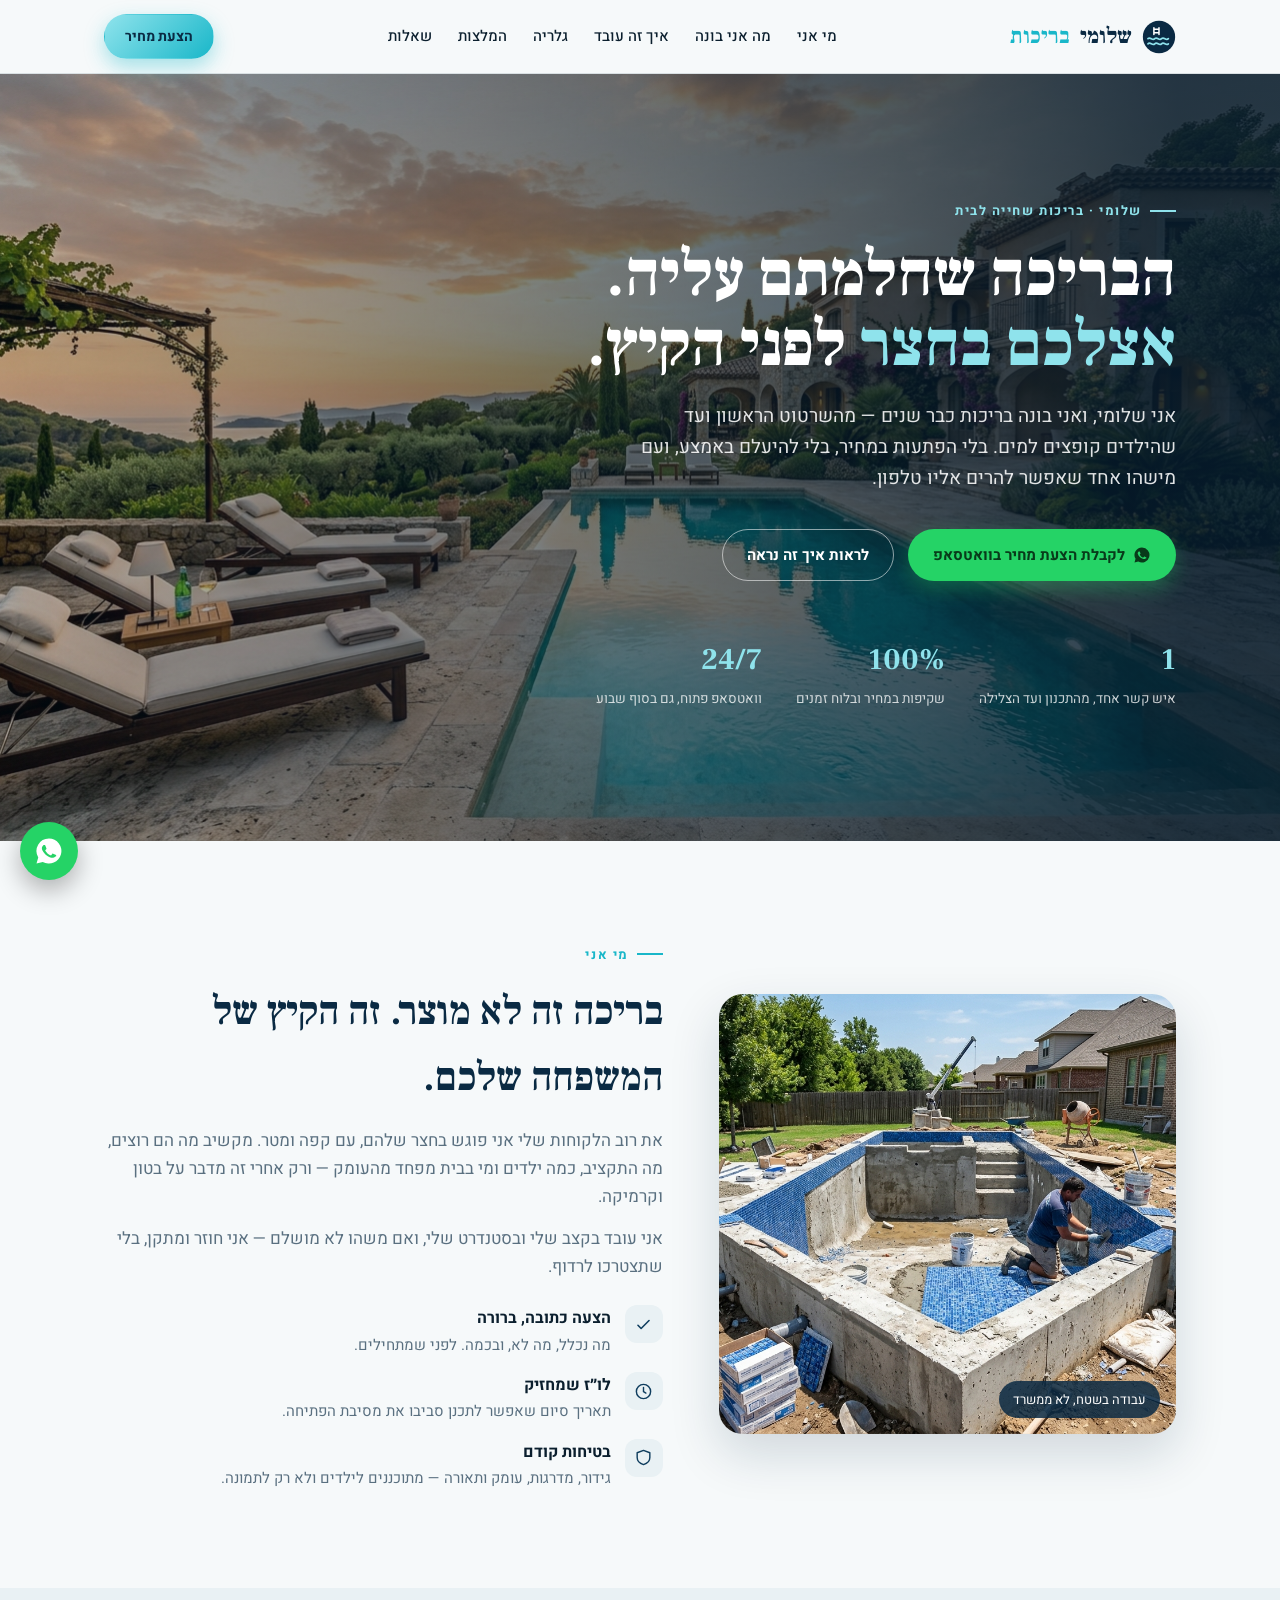
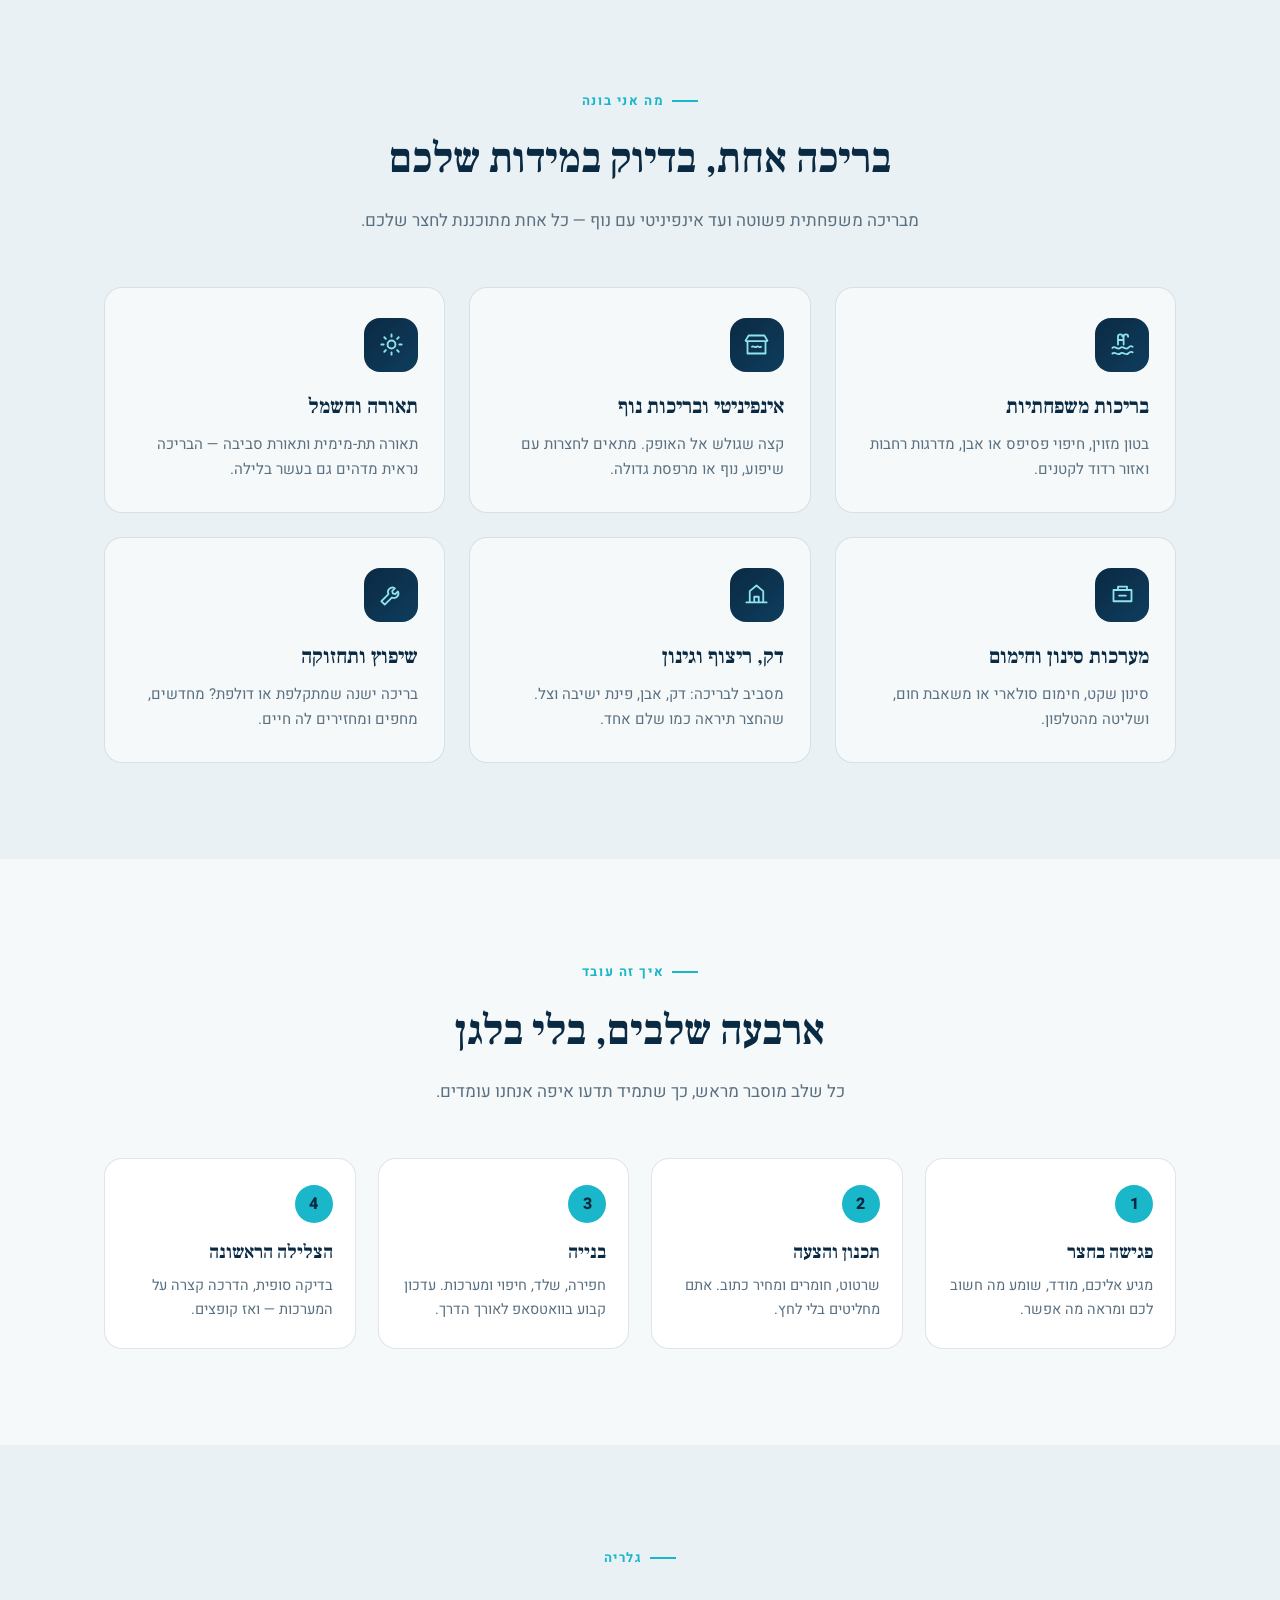
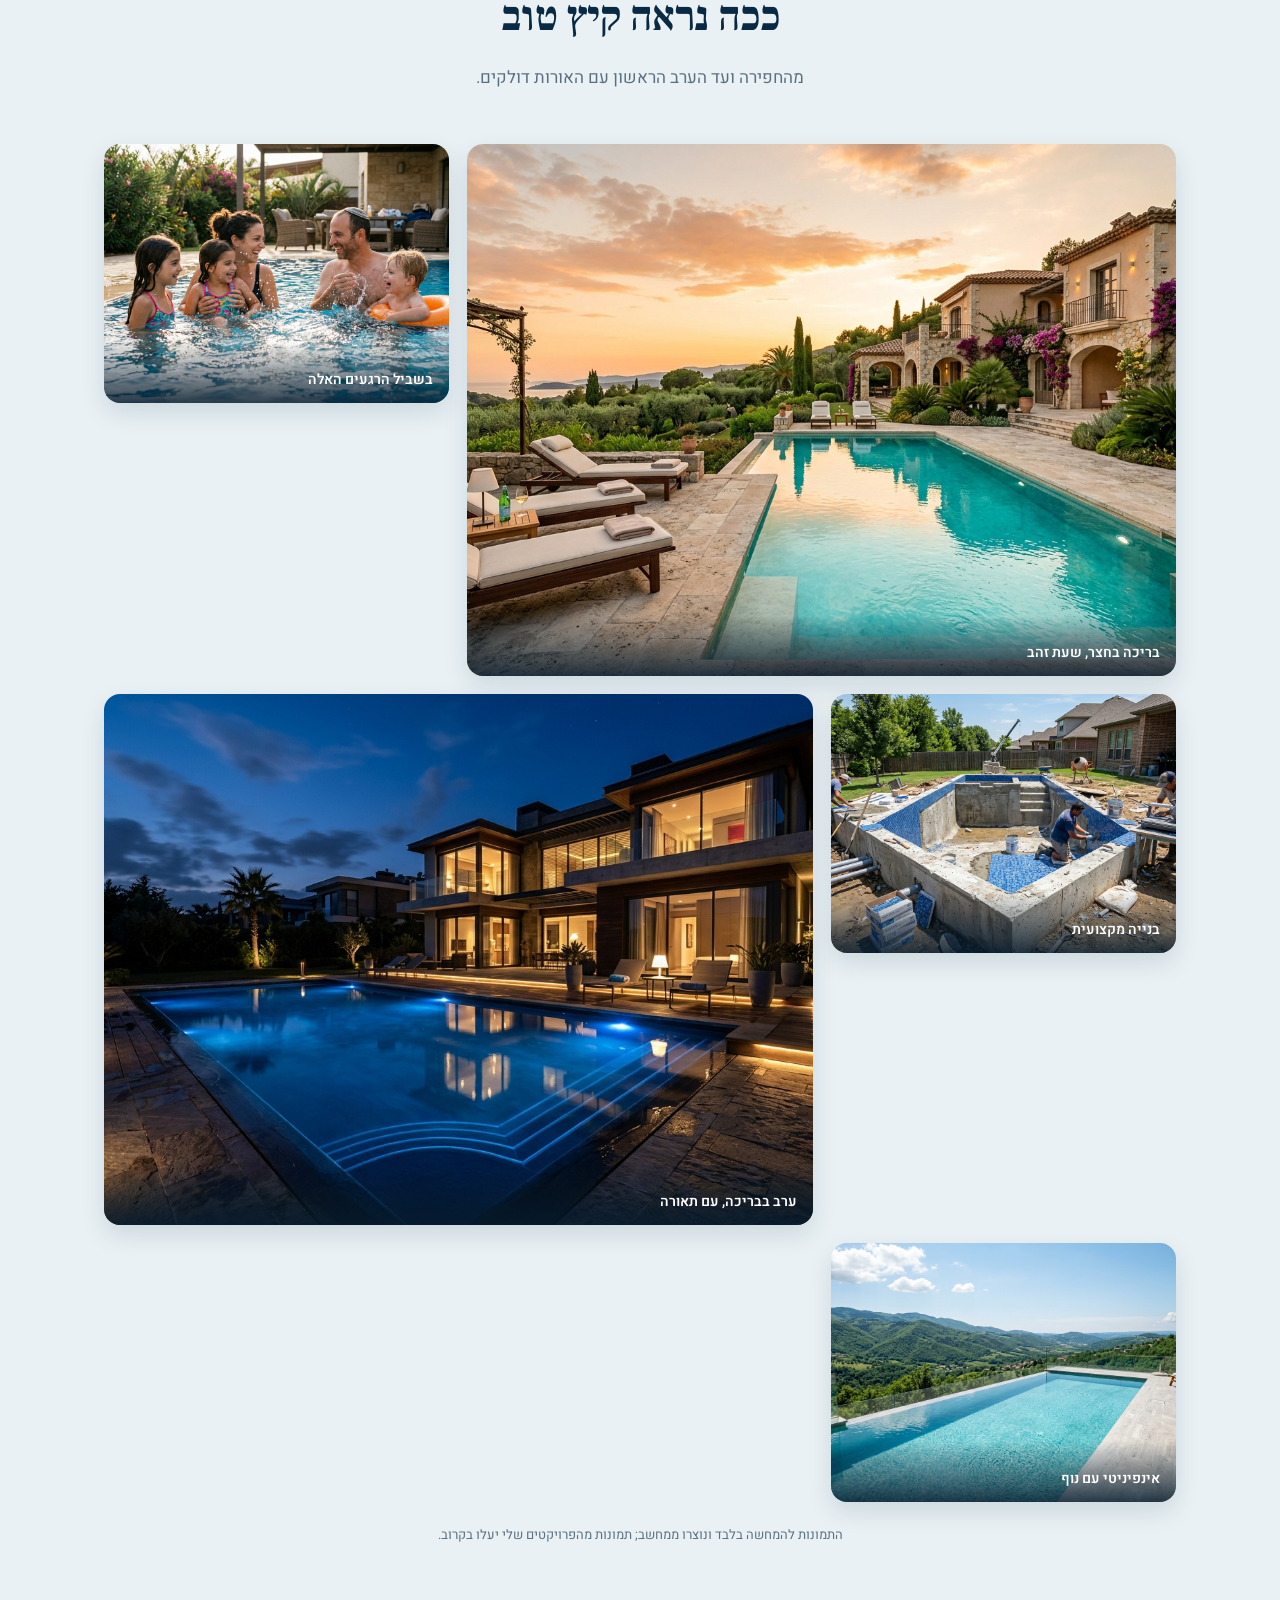
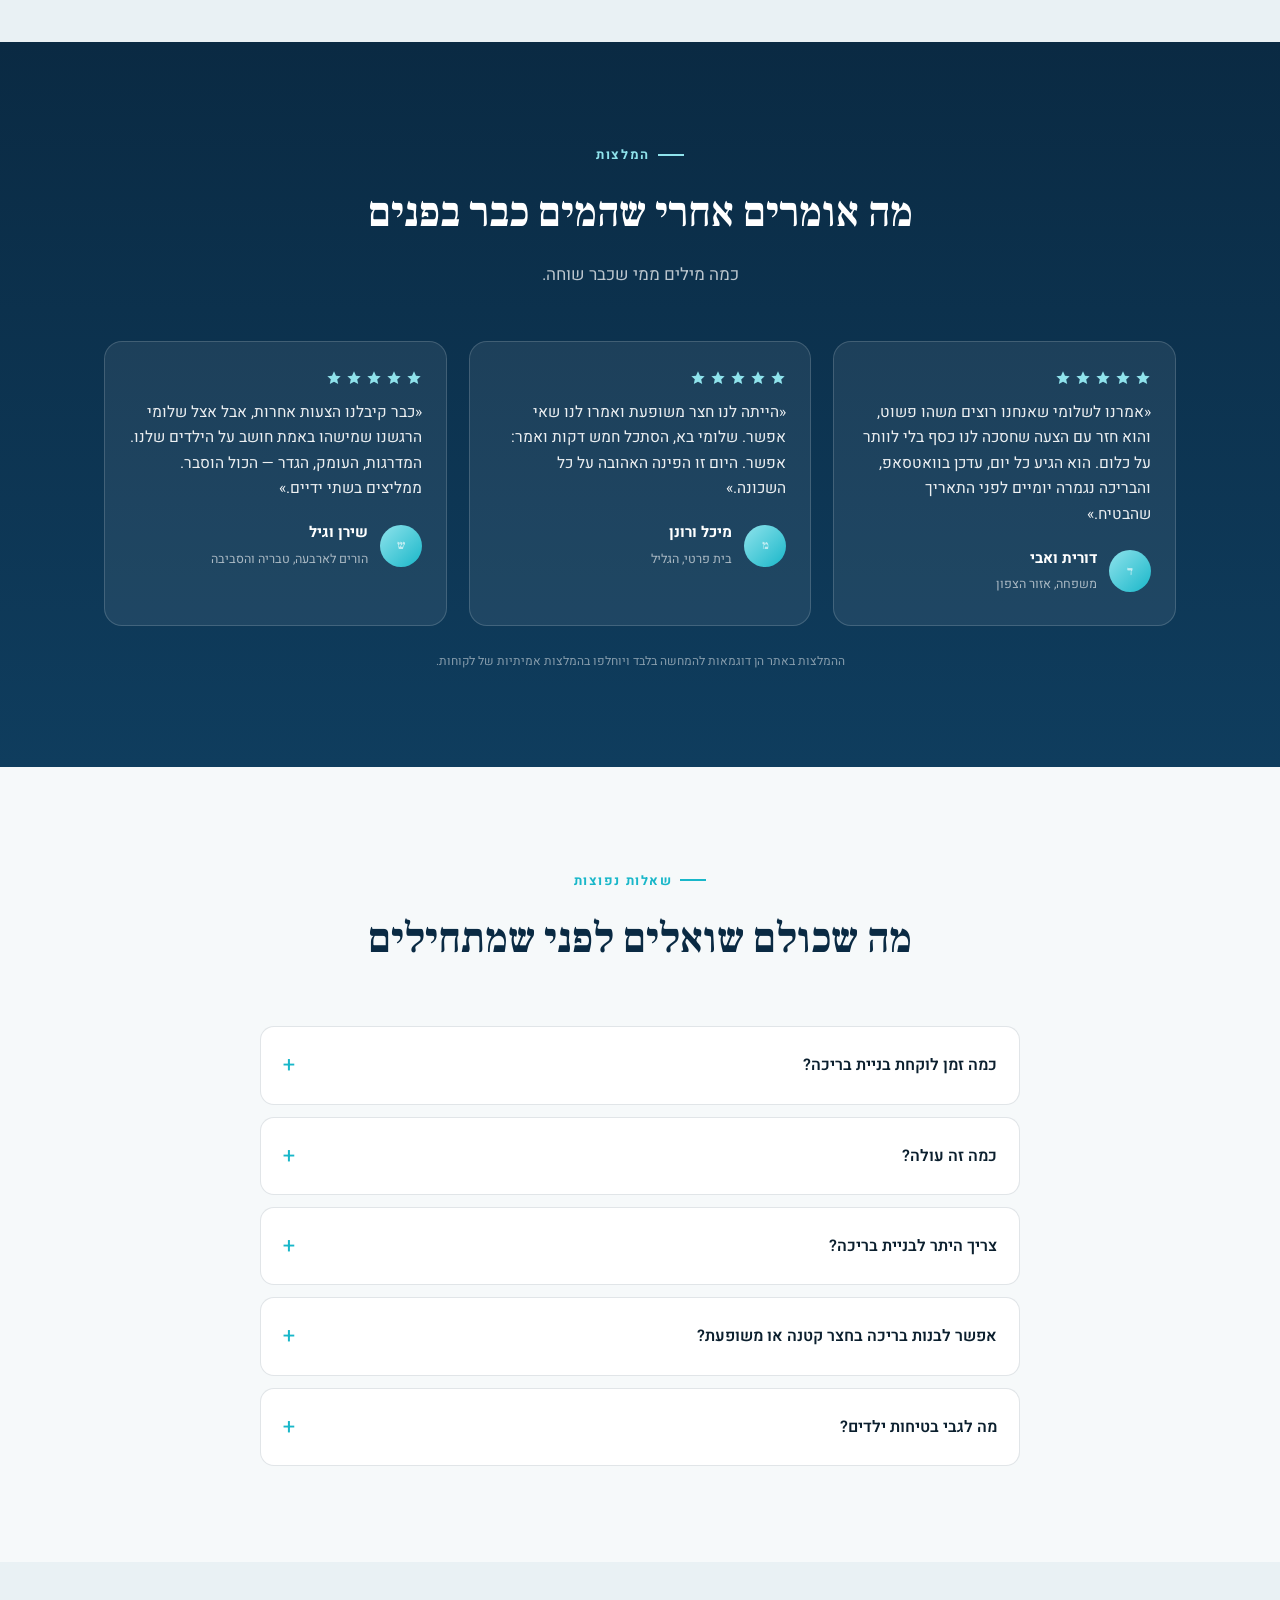
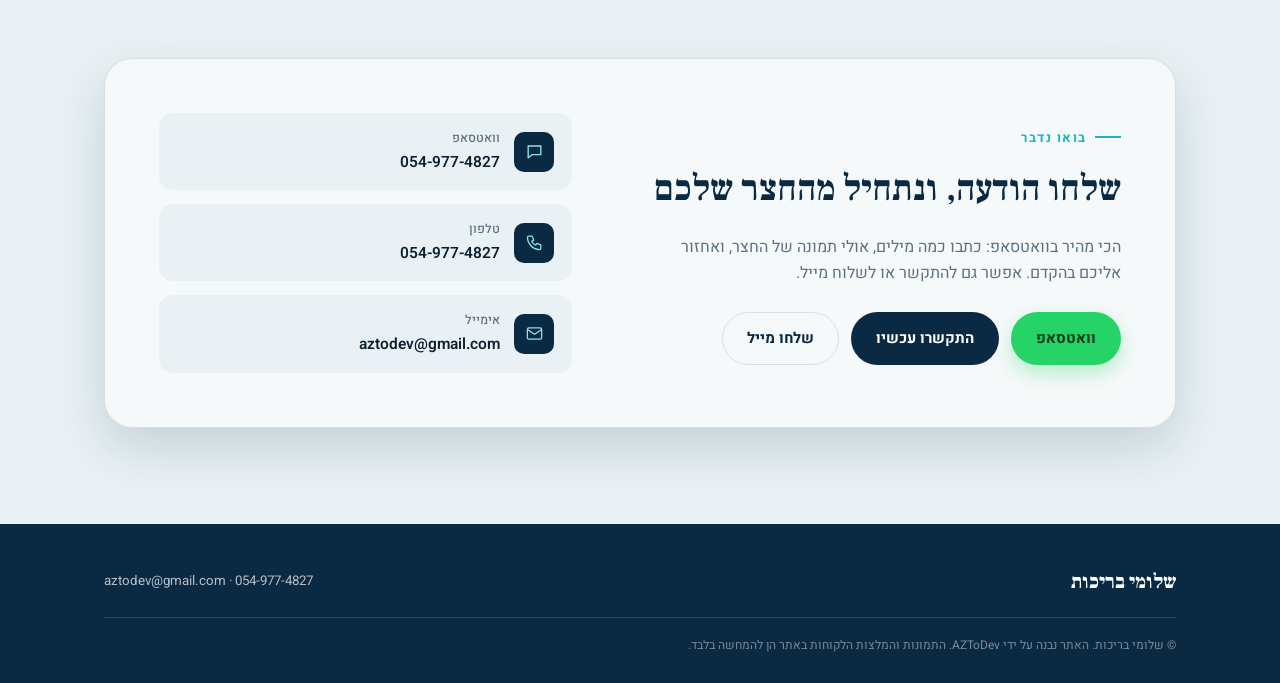
<file: shlomi-pools/index.html>
<!doctype html>
<html lang="he" dir="rtl">
<head>
<meta charset="UTF-8">
<meta name="viewport" content="width=device-width, initial-scale=1">
<title>שלומי בריכות | בונים בריכה שמחכים לה כל הקיץ</title>
<meta name="description" content="שלומי — בריכות שחייה בהתאמה אישית: תכנון, בנייה, תאורה וליווי עד הצלילה הראשונה. השאירו הודעה בוואטסאפ וקבלו הצעת מחיר.">
<link rel="preconnect" href="https://fonts.googleapis.com">
<link rel="preconnect" href="https://fonts.gstatic.com" crossorigin>
<link href="https://fonts.googleapis.com/css2?family=Frank+Ruhl+Libre:wght@500;700;900&family=Heebo:wght@300;400;500;600;700&display=swap" rel="stylesheet">
<style>
  :root{
    --ink:#0b1f2e;
    --sand:#f6f9fa;
    --sand-2:#e9f1f4;
    --navy:#0a2a43;
    --navy-2:#0f3d5e;
    --aqua:#19b7c9;
    --aqua-2:#8fe3ec;
    --muted:#5a7080;
    --line:rgba(10,42,67,.12);
    --shadow:0 20px 50px rgba(10,42,67,.16);
    --radius:18px;
  }
  *{box-sizing:border-box}
  html{scroll-behavior:smooth}
  body{margin:0;font-family:"Heebo",system-ui,sans-serif;color:var(--ink);background:var(--sand);line-height:1.65;-webkit-font-smoothing:antialiased}
  h1,h2,h3,.serif{font-family:"Frank Ruhl Libre",serif}
  img,svg{display:block;max-width:100%}
  a{color:inherit}
  .wrap{max-width:1120px;margin:0 auto;padding:0 24px}
  .eyebrow{display:inline-flex;align-items:center;gap:8px;font-size:13px;letter-spacing:.12em;color:var(--aqua);font-weight:700}
  .eyebrow::before{content:"";width:26px;height:2px;background:var(--aqua)}

  header.nav{position:sticky;top:0;z-index:50;background:rgba(246,249,250,.88);backdrop-filter:blur(10px);border-bottom:1px solid var(--line)}
  .nav-row{display:flex;align-items:center;justify-content:space-between;gap:16px;padding:14px 24px;max-width:1120px;margin:0 auto}
  .brand{display:flex;align-items:center;gap:10px;font-family:"Frank Ruhl Libre",serif;font-weight:900;font-size:22px;color:var(--navy)}
  .brand svg{width:34px;height:34px;flex:none}
  .nav-links{display:flex;gap:26px}
  .nav-links a{text-decoration:none;font-weight:500;font-size:15px;color:var(--ink)}
  .nav-links a:hover{color:var(--aqua)}
  .btn{display:inline-flex;align-items:center;justify-content:center;gap:8px;padding:13px 24px;border-radius:999px;font-weight:700;font-size:15px;text-decoration:none;border:1px solid transparent;transition:transform .2s,box-shadow .2s,background .2s;cursor:pointer}
  .btn:hover{transform:translateY(-2px)}
  .btn svg{width:18px;height:18px}
  .btn-aqua{background:linear-gradient(135deg,var(--aqua-2),var(--aqua));color:var(--navy);box-shadow:0 8px 20px rgba(25,183,201,.38)}
  .btn-wa{background:#25D366;color:#083b1a;box-shadow:0 8px 20px rgba(37,211,102,.32)}
  .btn-navy{background:var(--navy);color:#fff}
  .btn-navy:hover{background:var(--navy-2)}
  .btn-ghost{border-color:rgba(255,255,255,.55);color:#fff}
  .btn-ghost:hover{background:rgba(255,255,255,.12)}
  .btn-line{border-color:var(--line);color:var(--navy);background:transparent}
  .nav .btn{padding:10px 20px;font-size:14px}
  .burger{display:none;width:42px;height:42px;border-radius:12px;border:1px solid var(--line);background:var(--sand);align-items:center;justify-content:center;cursor:pointer;flex:none}
  .burger svg{width:20px;height:20px;color:var(--navy)}
  .mobile-menu{display:none;flex-direction:column;padding:6px 24px 18px;border-top:1px solid var(--line);background:var(--sand)}
  .mobile-menu.open{display:flex}
  .mobile-menu a{padding:12px 4px;text-decoration:none;font-weight:500;font-size:15px;border-bottom:1px solid var(--line)}
  .mobile-menu a:last-child{border-bottom:none}

  .reveal{opacity:0;transform:translateY(18px);transition:opacity .6s ease,transform .6s ease}
  .reveal.in{opacity:1;transform:none}
  @media (prefers-reduced-motion:reduce){.reveal{opacity:1;transform:none;transition:none}html{scroll-behavior:auto}}

  .wa-fab{position:fixed;left:20px;bottom:20px;z-index:60;width:58px;height:58px;border-radius:50%;background:#25D366;display:flex;align-items:center;justify-content:center;box-shadow:0 10px 26px rgba(0,0,0,.3);text-decoration:none}
  .wa-fab svg{width:30px;height:30px}

  /* hero */
  .hero{position:relative;color:#fff;overflow:hidden;background:var(--navy) url("images/hero.jpg") center/cover no-repeat}
  .hero::before{content:"";position:absolute;inset:0;background:linear-gradient(270deg,rgba(6,28,46,.86) 8%,rgba(6,28,46,.55) 55%,rgba(6,28,46,.25))}
  .hero .wrap{position:relative;padding-top:120px;padding-bottom:130px}
  .hero h1{font-size:clamp(36px,5.2vw,64px);line-height:1.1;margin:18px 0 20px;font-weight:900;max-width:720px}
  .hero h1 em{font-style:normal;color:var(--aqua-2)}
  .hero p.lead{font-size:19px;max-width:560px;color:rgba(255,255,255,.88);margin:0 0 34px}
  .hero .eyebrow{color:var(--aqua-2)}
  .hero .eyebrow::before{background:var(--aqua-2)}
  .hero-cta{display:flex;gap:14px;flex-wrap:wrap}
  .hero-badges{display:flex;gap:34px;margin-top:54px;flex-wrap:wrap}
  .hero-badge b{display:block;font-family:"Frank Ruhl Libre",serif;font-size:30px;color:var(--aqua-2)}
  .hero-badge span{font-size:13.5px;color:rgba(255,255,255,.78)}

  section{padding:96px 0}
  .section-head{max-width:640px;margin:0 auto 52px;text-align:center}
  .section-head h2{font-size:clamp(28px,3.4vw,42px);margin:14px 0 12px;color:var(--navy)}
  .section-head p{color:var(--muted);font-size:17px;margin:0}

  /* about */
  .about-grid{display:grid;grid-template-columns:.9fr 1.1fr;gap:56px;align-items:center}
  .about-photo{border-radius:24px;overflow:hidden;box-shadow:var(--shadow);position:relative}
  .about-photo img{width:100%;height:440px;object-fit:cover}
  .about-photo .tag{position:absolute;bottom:16px;right:16px;background:rgba(10,42,67,.85);color:#fff;font-size:13px;padding:8px 14px;border-radius:999px}
  .about h2{font-size:clamp(28px,3.2vw,40px);color:var(--navy);margin:14px 0 16px}
  .about p{color:var(--muted);font-size:17px;margin:0 0 14px}
  .points{list-style:none;margin:24px 0 0;padding:0;display:grid;gap:14px}
  .points li{display:flex;gap:14px;align-items:flex-start}
  .points .icon{flex:none;width:38px;height:38px;border-radius:12px;background:var(--sand-2);display:flex;align-items:center;justify-content:center;color:var(--navy-2)}
  .points .icon svg{width:19px;height:19px}
  .points b{display:block}
  .points span{color:var(--muted);font-size:15px}

  /* services */
  .services{background:var(--sand-2)}
  .svc-grid{display:grid;grid-template-columns:repeat(3,1fr);gap:24px}
  .svc-card{background:var(--sand);border:1px solid var(--line);border-radius:var(--radius);padding:30px 26px;transition:transform .25s,box-shadow .25s}
  .svc-card:hover{transform:translateY(-6px);box-shadow:var(--shadow)}
  .svc-icon{width:54px;height:54px;border-radius:16px;background:linear-gradient(135deg,var(--navy),var(--navy-2));display:flex;align-items:center;justify-content:center;margin-bottom:18px}
  .svc-icon svg{width:27px;height:27px;color:var(--aqua-2)}
  .svc-card h3{font-size:21px;margin:0 0 8px;color:var(--navy)}
  .svc-card p{color:var(--muted);font-size:15px;margin:0}

  /* steps */
  .steps{display:grid;grid-template-columns:repeat(4,1fr);gap:22px;counter-reset:s}
  .step{position:relative;padding:26px 22px;background:#fff;border:1px solid var(--line);border-radius:var(--radius)}
  .step::before{counter-increment:s;content:counter(s);display:flex;align-items:center;justify-content:center;width:38px;height:38px;border-radius:50%;background:var(--aqua);color:var(--navy);font-weight:800;margin-bottom:14px}
  .step h3{margin:0 0 6px;font-size:19px;color:var(--navy)}
  .step p{margin:0;color:var(--muted);font-size:14.5px}

  /* gallery */
  .gallery{background:var(--sand-2)}
  .gal-grid{display:grid;grid-template-columns:repeat(3,1fr);gap:18px}
  .gal-tile{margin:0;border-radius:16px;overflow:hidden;position:relative;aspect-ratio:4/3;box-shadow:0 10px 24px rgba(10,42,67,.12)}
  .gal-tile.wide{grid-column:span 2}
  .gal-tile img{width:100%;height:100%;object-fit:cover;transition:transform .5s}
  .gal-tile:hover img{transform:scale(1.05)}
  .gal-tile figcaption{position:absolute;inset-inline:0;bottom:0;padding:26px 16px 12px;background:linear-gradient(to top,rgba(6,28,46,.85),transparent);color:#fff;font-size:14px;font-weight:600}
  .gal-note{text-align:center;color:var(--muted);font-size:13px;margin:22px 0 0}

  /* testimonials */
  .testi{background:linear-gradient(180deg,var(--navy),var(--navy-2));color:#fff}
  .testi .section-head h2{color:#fff}
  .testi .section-head p{color:rgba(255,255,255,.72)}
  .testi .eyebrow{color:var(--aqua-2)}
  .testi .eyebrow::before{background:var(--aqua-2)}
  .testi-grid{display:grid;grid-template-columns:repeat(3,1fr);gap:22px}
  .testi-card{background:rgba(255,255,255,.07);border:1px solid rgba(255,255,255,.16);border-radius:var(--radius);padding:28px 24px}
  .stars{display:flex;gap:4px;margin-bottom:14px;color:var(--aqua-2)}
  .stars svg{width:16px;height:16px}
  .testi-card p{margin:0 0 18px;font-size:15.5px;color:rgba(255,255,255,.92)}
  .testi-who{display:flex;align-items:center;gap:12px}
  .avatar{width:42px;height:42px;border-radius:50%;background:linear-gradient(135deg,var(--aqua-2),var(--aqua));display:flex;align-items:center;justify-content:center;font-family:"Frank Ruhl Libre",serif;font-weight:900;color:var(--navy)}
  .testi-who b{display:block;font-size:15px}
  .testi-who span{font-size:12.5px;color:rgba(255,255,255,.62)}
  .testi-disc{text-align:center;font-size:12px;color:rgba(255,255,255,.5);margin:26px 0 0}

  /* faq */
  .faq-list{display:grid;gap:12px;max-width:760px;margin:0 auto}
  .faq-item{background:#fff;border:1px solid var(--line);border-radius:14px;padding:4px 22px}
  .faq-item summary{cursor:pointer;padding:16px 0;font-weight:600;list-style:none;display:flex;justify-content:space-between;align-items:center;gap:16px}
  .faq-item summary::-webkit-details-marker{display:none}
  .faq-item summary::after{content:"+";font-size:22px;color:var(--aqua);font-weight:400;flex:none;transition:transform .2s}
  .faq-item[open] summary::after{transform:rotate(45deg)}
  .faq-item p{margin:0 0 18px;color:var(--muted);font-size:15px}

  /* contact */
  .contact{background:var(--sand-2)}
  .contact-card{background:var(--sand);border:1px solid var(--line);border-radius:28px;padding:54px;box-shadow:var(--shadow);display:grid;grid-template-columns:1.1fr .9fr;gap:44px;align-items:center}
  .contact h2{font-size:clamp(26px,3vw,36px);margin:12px 0 14px;color:var(--navy)}
  .contact p{color:var(--muted);margin:0 0 26px;max-width:440px}
  .contact-actions{display:flex;gap:12px;flex-wrap:wrap}
  .contact-info{display:grid;gap:14px}
  .info-row{display:flex;align-items:center;gap:14px;background:var(--sand-2);border-radius:14px;padding:15px 18px;text-decoration:none}
  .info-row .icon{flex:none;width:40px;height:40px;border-radius:10px;background:var(--navy);display:flex;align-items:center;justify-content:center}
  .info-row .icon svg{width:19px;height:19px;color:var(--aqua-2)}
  .info-row b{display:block;font-size:12.5px;color:var(--muted);font-weight:500}
  .info-row span{font-size:15.5px;font-weight:600;direction:ltr;unicode-bidi:isolate;display:inline-block}

  footer{background:var(--navy);color:rgba(255,255,255,.7);padding:42px 0 28px}
  .foot-row{display:flex;justify-content:space-between;align-items:center;flex-wrap:wrap;gap:16px}
  .foot-brand{font-family:"Frank Ruhl Libre",serif;color:#fff;font-size:20px;font-weight:900}
  .foot-note{margin-top:18px;font-size:12px;color:rgba(255,255,255,.45);border-top:1px solid rgba(255,255,255,.14);padding-top:18px}

  a:focus-visible,button:focus-visible,summary:focus-visible{outline:3px solid var(--aqua);outline-offset:3px}

  @media (max-width:920px){
    .about-grid,.contact-card{grid-template-columns:1fr}
    .contact-card{padding:32px}
    .svc-grid{grid-template-columns:1fr 1fr}
    .steps{grid-template-columns:1fr 1fr}
    .testi-grid{grid-template-columns:1fr}
    .nav-links{display:none}
    .burger{display:flex}
    .nav .btn{display:none}
    .hero .wrap{padding-top:90px;padding-bottom:90px}
  }
  @media (max-width:600px){
    section{padding:64px 0}
    .svc-grid,.steps{grid-template-columns:1fr}
    .gal-grid{grid-template-columns:1fr}
    .gal-tile.wide{grid-column:auto}
    .about-photo img{height:300px}
    .hero-badges{gap:24px}
  }
</style>
</head>
<body>

<header class="nav">
  <div class="nav-row">
    <div class="brand">
      <svg viewBox="0 0 40 40" fill="none" aria-hidden="true">
        <circle cx="20" cy="20" r="19" fill="#0a2a43"/>
        <path d="M7 22c3-3 5 3 8 0s5 3 8 0 5 3 8 0M7 28c3-3 5 3 8 0s5 3 8 0 5 3 8 0" stroke="#8fe3ec" stroke-width="2" stroke-linecap="round"/>
        <path d="M14 17V9m6 8V9M14 11h6M14 15h6" stroke="#fff" stroke-width="1.8" stroke-linecap="round"/>
      </svg>
      שלומי <span style="color:var(--aqua);font-weight:700">בריכות</span>
    </div>
    <nav class="nav-links" aria-label="ניווט ראשי">
      <a href="#about">מי אני</a>
      <a href="#services">מה אני בונה</a>
      <a href="#process">איך זה עובד</a>
      <a href="#gallery">גלריה</a>
      <a href="#testimonials">המלצות</a>
      <a href="#faq">שאלות</a>
    </nav>
    <a class="btn btn-aqua" href="#contact">הצעת מחיר</a>
    <button class="burger" id="burgerBtn" aria-label="פתיחת תפריט" aria-expanded="false" aria-controls="mobileMenu">
      <svg viewBox="0 0 24 24" fill="none"><path d="M3 6h18M3 12h18M3 18h18" stroke="currentColor" stroke-width="1.8" stroke-linecap="round"/></svg>
    </button>
  </div>
  <nav class="mobile-menu" id="mobileMenu" aria-label="תפריט נייד">
    <a href="#about">מי אני</a>
    <a href="#services">מה אני בונה</a>
    <a href="#process">איך זה עובד</a>
    <a href="#gallery">גלריה</a>
    <a href="#testimonials">המלצות</a>
    <a href="#faq">שאלות</a>
    <a href="#contact">הצעת מחיר</a>
  </nav>
</header>

<main>
<section class="hero" style="padding:0">
  <div class="wrap">
    <span class="eyebrow">שלומי · בריכות שחייה לבית</span>
    <h1>הבריכה שחלמתם עליה.<br><em>אצלכם בחצר</em> לפני הקיץ.</h1>
    <p class="lead">אני שלומי, ואני בונה בריכות כבר שנים — מהשרטוט הראשון ועד שהילדים קופצים למים. בלי הפתעות במחיר, בלי להיעלם באמצע, ועם מישהו אחד שאפשר להרים אליו טלפון.</p>
    <div class="hero-cta">
      <a class="btn btn-wa" href="https://wa.me/972549774827?text=%D7%94%D7%99%D7%99%20%D7%A9%D7%9C%D7%95%D7%9E%D7%99%2C%20%D7%90%D7%A9%D7%9E%D7%97%20%D7%9C%D7%A7%D7%91%D7%9C%20%D7%94%D7%A6%D7%A2%D7%AA%20%D7%9E%D7%97%D7%99%D7%A8%20%D7%9C%D7%91%D7%A8%D7%99%D7%9B%D7%94" target="_blank" rel="noopener">
        <svg viewBox="0 0 24 24" fill="currentColor" aria-hidden="true"><path d="M12 2a10 10 0 0 0-8.6 15.1L2 22l5-1.3A10 10 0 1 0 12 2Zm5.2 14.2c-.2.6-1.300 1.200-1.800 1.200-.5.100-1 .2-3.300-.7-2.800-1.100-4.500-3.900-4.700-4.100-.1-.2-1.100-1.500-1.100-2.800s.7-2 1-2.300c.2-.3.500-.3.700-.3h.5c.2 0 .4 0 .6.500l.8 2c.1.200.1.400 0 .6l-.3.500-.4.400c-.1.200-.3.300-.1.600.2.300.8 1.300 1.700 2.100 1.100 1 2.100 1.300 2.400 1.500.3.100.5.100.6-.1l.9-1.100c.2-.3.400-.2.600-.1l1.900.9c.3.100.5.200.5.300.100.100.100.700-.1 1.300Z"/></svg>
        לקבלת הצעת מחיר בוואטסאפ
      </a>
      <a class="btn btn-ghost" href="#gallery">לראות איך זה נראה</a>
    </div>
    <div class="hero-badges">
      <div class="hero-badge"><b>1</b><span>איש קשר אחד, מהתכנון ועד הצלילה</span></div>
      <div class="hero-badge"><b>100%</b><span>שקיפות במחיר ובלוח זמנים</span></div>
      <div class="hero-badge"><b>24/7</b><span>וואטסאפ פתוח, גם בסוף שבוע</span></div>
    </div>
  </div>
</section>

<section class="about" id="about">
  <div class="wrap about-grid">
    <div class="about-photo reveal">
      <img src="images/install.jpg" width="1408" height="768" alt="צוות מרצף פסיפס בשלד בריכה בחצר בית פרטי" loading="lazy">
      <span class="tag">עבודה בשטח, לא ממשרד</span>
    </div>
    <div>
      <span class="eyebrow">מי אני</span>
      <h2 class="serif">בריכה זה לא מוצר. זה הקיץ של המשפחה שלכם.</h2>
      <p>את רוב הלקוחות שלי אני פוגש בחצר שלהם, עם קפה ומטר. מקשיב מה הם רוצים, מה התקציב, כמה ילדים ומי בבית מפחד מהעומק — ורק אחרי זה מדבר על בטון וקרמיקה.</p>
      <p>אני עובד בקצב שלי ובסטנדרט שלי, ואם משהו לא מושלם — אני חוזר ומתקן, בלי שתצטרכו לרדוף.</p>
      <ul class="points">
        <li><span class="icon"><svg viewBox="0 0 24 24" fill="none"><path d="m5 13 4 4L19 7" stroke="currentColor" stroke-width="2" stroke-linecap="round" stroke-linejoin="round"/></svg></span><div><b>הצעה כתובה, ברורה</b><span>מה נכלל, מה לא, ובכמה. לפני שמתחילים.</span></div></li>
        <li><span class="icon"><svg viewBox="0 0 24 24" fill="none"><circle cx="12" cy="12" r="9" stroke="currentColor" stroke-width="1.8"/><path d="M12 7v5l3 2" stroke="currentColor" stroke-width="1.8" stroke-linecap="round"/></svg></span><div><b>לו״ז שמחזיק</b><span>תאריך סיום שאפשר לתכנן סביבו את מסיבת הפתיחה.</span></div></li>
        <li><span class="icon"><svg viewBox="0 0 24 24" fill="none"><path d="M12 3 4 6v6c0 4.500 3.300 7.500 8 9 4.700-1.500 8-4.500 8-9V6l-8-3Z" stroke="currentColor" stroke-width="1.8" stroke-linejoin="round"/></svg></span><div><b>בטיחות קודם</b><span>גידור, מדרגות, עומק ותאורה — מתוכננים לילדים ולא רק לתמונה.</span></div></li>
      </ul>
    </div>
  </div>
</section>

<section class="services" id="services">
  <div class="wrap">
    <div class="section-head">
      <span class="eyebrow">מה אני בונה</span>
      <h2 class="serif">בריכה אחת, בדיוק במידות שלכם</h2>
      <p>מבריכה משפחתית פשוטה ועד אינפיניטי עם נוף — כל אחת מתוכננת לחצר שלכם.</p>
    </div>
    <div class="svc-grid">
      <div class="svc-card reveal">
        <div class="svc-icon"><svg viewBox="0 0 24 24" fill="none"><path d="M3 15c2.500-2.500 4.500 2.500 7 0s4.500 2.500 7 0 3-1.500 4-1M3 20c2.500-2.500 4.500 2.500 7 0s4.500 2.500 7 0 3-1.500 4-1M8 12V5a2 2 0 0 1 4 0M13 12V5a2 2 0 0 1 4 0M8 8h5" stroke="currentColor" stroke-width="1.6" stroke-linecap="round" stroke-linejoin="round"/></svg></div>
        <h3>בריכות משפחתיות</h3>
        <p>בטון מזוין, חיפוי פסיפס או אבן, מדרגות רחבות ואזור רדוד לקטנים.</p>
      </div>
      <div class="svc-card reveal">
        <div class="svc-icon"><svg viewBox="0 0 24 24" fill="none"><path d="M2 9h20M2 9l3-5h14l3 5M4 9v11h16V9" stroke="currentColor" stroke-width="1.6" stroke-linejoin="round"/><path d="M8 14c1.500-1.500 2.500 1.500 4 0s2.500 1.500 4 0" stroke="currentColor" stroke-width="1.6" stroke-linecap="round"/></svg></div>
        <h3>אינפיניטי ובריכות נוף</h3>
        <p>קצה שגולש אל האופק. מתאים לחצרות עם שיפוע, נוף או מרפסת גדולה.</p>
      </div>
      <div class="svc-card reveal">
        <div class="svc-icon"><svg viewBox="0 0 24 24" fill="none"><path d="M12 3v2M12 19v2M3 12h2M19 12h2M5.600 5.600 7 7M17 17l1.400 1.400M5.600 18.400 7 17M17 7l1.400-1.400" stroke="currentColor" stroke-width="1.7" stroke-linecap="round"/><circle cx="12" cy="12" r="3.500" stroke="currentColor" stroke-width="1.7"/></svg></div>
        <h3>תאורה וחשמל</h3>
        <p>תאורה תת-מימית ותאורת סביבה — הבריכה נראית מדהים גם בעשר בלילה.</p>
      </div>
      <div class="svc-card reveal">
        <div class="svc-icon"><svg viewBox="0 0 24 24" fill="none"><path d="M4 8h16v10H4zM8 8V5h8v3M9 13h6" stroke="currentColor" stroke-width="1.6" stroke-linecap="round" stroke-linejoin="round"/></svg></div>
        <h3>מערכות סינון וחימום</h3>
        <p>סינון שקט, חימום סולארי או משאבת חום, ושליטה מהטלפון.</p>
      </div>
      <div class="svc-card reveal">
        <div class="svc-icon"><svg viewBox="0 0 24 24" fill="none"><path d="M3 19h18M6 19V9l6-5 6 5v10M10 19v-5h4v5" stroke="currentColor" stroke-width="1.6" stroke-linecap="round" stroke-linejoin="round"/></svg></div>
        <h3>דק, ריצוף וגינון</h3>
        <p>מסביב לבריכה: דק, אבן, פינת ישיבה וצל. שהחצר תיראה כמו שלם אחד.</p>
      </div>
      <div class="svc-card reveal">
        <div class="svc-icon"><svg viewBox="0 0 24 24" fill="none"><path d="M14.700 6.300a4 4 0 0 0-5.400 5.400L3 18l3 3 6.300-6.300a4 4 0 0 0 5.400-5.400l-2.400 2.400-2.100-.6-.6-2.100 2.400-2.400Z" stroke="currentColor" stroke-width="1.6" stroke-linejoin="round"/></svg></div>
        <h3>שיפוץ ותחזוקה</h3>
        <p>בריכה ישנה שמתקלפת או דולפת? מחדשים, מחפים ומחזירים לה חיים.</p>
      </div>
    </div>
  </div>
</section>

<section id="process">
  <div class="wrap">
    <div class="section-head">
      <span class="eyebrow">איך זה עובד</span>
      <h2 class="serif">ארבעה שלבים, בלי בלגן</h2>
      <p>כל שלב מוסבר מראש, כך שתמיד תדעו איפה אנחנו עומדים.</p>
    </div>
    <div class="steps">
      <div class="step reveal"><h3>פגישה בחצר</h3><p>מגיע אליכם, מודד, שומע מה חשוב לכם ומראה מה אפשר.</p></div>
      <div class="step reveal"><h3>תכנון והצעה</h3><p>שרטוט, חומרים ומחיר כתוב. אתם מחליטים בלי לחץ.</p></div>
      <div class="step reveal"><h3>בנייה</h3><p>חפירה, שלד, חיפוי ומערכות. עדכון קבוע בוואטסאפ לאורך הדרך.</p></div>
      <div class="step reveal"><h3>הצלילה הראשונה</h3><p>בדיקה סופית, הדרכה קצרה על המערכות — ואז קופצים.</p></div>
    </div>
  </div>
</section>

<section class="gallery" id="gallery">
  <div class="wrap">
    <div class="section-head">
      <span class="eyebrow">גלריה</span>
      <h2 class="serif">ככה נראה קיץ טוב</h2>
      <p>מהחפירה ועד הערב הראשון עם האורות דולקים.</p>
    </div>
    <div class="gal-grid">
      <figure class="gal-tile wide reveal"><img src="images/hero.jpg" width="1408" height="768" alt="בריכה בחצר של וילה בשעת שקיעה, עם מיטות שיזוף" loading="lazy"><figcaption>בריכה בחצר, שעת זהב</figcaption></figure>
      <figure class="gal-tile reveal"><img src="images/family.jpg" width="1408" height="768" alt="משפחה נהנית ומתיזה מים בבריכה בחצר" loading="lazy"><figcaption>בשביל הרגעים האלה</figcaption></figure>
      <figure class="gal-tile reveal"><img src="images/install.jpg" width="1408" height="768" alt="פועלים מרצפים פסיפס כחול בשלד בריכה" loading="lazy"><figcaption>בנייה מקצועית</figcaption></figure>
      <figure class="gal-tile wide reveal"><img src="images/night.jpg" width="1408" height="768" alt="בריכה מוארת בכחול בלילה ליד בית מודרני" loading="lazy"><figcaption>ערב בבריכה, עם תאורה</figcaption></figure>
      <figure class="gal-tile reveal"><img src="images/infinity.jpg" width="1408" height="768" alt="בריכת אינפיניטי עם נוף להרים" loading="lazy"><figcaption>אינפיניטי עם נוף</figcaption></figure>
    </div>
    <p class="gal-note">התמונות להמחשה בלבד ונוצרו ממחשב; תמונות מהפרויקטים שלי יעלו בקרוב.</p>
  </div>
</section>

<section class="testi" id="testimonials">
  <div class="wrap">
    <div class="section-head">
      <span class="eyebrow">המלצות</span>
      <h2 class="serif">מה אומרים אחרי שהמים כבר בפנים</h2>
      <p>כמה מילים ממי שכבר שוחה.</p>
    </div>
    <div class="testi-grid">
      <div class="testi-card reveal">
        <div class="stars" aria-label="5 כוכבים"><svg viewBox="0 0 24 24" fill="currentColor"><path d="m12 2 3 6.500 7 .8-5.200 4.800 1.500 7L12 17.500 5.700 21l1.500-7L2 9.300l7-.8L12 2Z"/></svg><svg viewBox="0 0 24 24" fill="currentColor"><path d="m12 2 3 6.500 7 .8-5.200 4.800 1.500 7L12 17.500 5.700 21l1.500-7L2 9.300l7-.8L12 2Z"/></svg><svg viewBox="0 0 24 24" fill="currentColor"><path d="m12 2 3 6.500 7 .8-5.200 4.800 1.500 7L12 17.500 5.700 21l1.500-7L2 9.300l7-.8L12 2Z"/></svg><svg viewBox="0 0 24 24" fill="currentColor"><path d="m12 2 3 6.500 7 .8-5.200 4.800 1.500 7L12 17.500 5.700 21l1.500-7L2 9.300l7-.8L12 2Z"/></svg><svg viewBox="0 0 24 24" fill="currentColor"><path d="m12 2 3 6.500 7 .8-5.200 4.800 1.500 7L12 17.500 5.700 21l1.500-7L2 9.300l7-.8L12 2Z"/></svg></div>
        <p>«אמרנו לשלומי שאנחנו רוצים משהו פשוט, והוא חזר עם הצעה שחסכה לנו כסף בלי לוותר על כלום. הוא הגיע כל יום, עדכן בוואטסאפ, והבריכה נגמרה יומיים לפני התאריך שהבטיח.»</p>
        <div class="testi-who"><span class="avatar">ד</span><div><b>דורית ואבי</b><span>משפחה, אזור הצפון</span></div></div>
      </div>
      <div class="testi-card reveal">
        <div class="stars" aria-label="5 כוכבים"><svg viewBox="0 0 24 24" fill="currentColor"><path d="m12 2 3 6.500 7 .8-5.200 4.800 1.500 7L12 17.500 5.700 21l1.500-7L2 9.300l7-.8L12 2Z"/></svg><svg viewBox="0 0 24 24" fill="currentColor"><path d="m12 2 3 6.500 7 .8-5.200 4.800 1.500 7L12 17.500 5.700 21l1.500-7L2 9.300l7-.8L12 2Z"/></svg><svg viewBox="0 0 24 24" fill="currentColor"><path d="m12 2 3 6.500 7 .8-5.200 4.800 1.500 7L12 17.500 5.700 21l1.500-7L2 9.300l7-.8L12 2Z"/></svg><svg viewBox="0 0 24 24" fill="currentColor"><path d="m12 2 3 6.500 7 .8-5.200 4.800 1.500 7L12 17.500 5.700 21l1.500-7L2 9.300l7-.8L12 2Z"/></svg><svg viewBox="0 0 24 24" fill="currentColor"><path d="m12 2 3 6.500 7 .8-5.200 4.800 1.500 7L12 17.500 5.700 21l1.500-7L2 9.300l7-.8L12 2Z"/></svg></div>
        <p>«הייתה לנו חצר משופעת ואמרו לנו שאי אפשר. שלומי בא, הסתכל חמש דקות ואמר: אפשר. היום זו הפינה האהובה על כל השכונה.»</p>
        <div class="testi-who"><span class="avatar">מ</span><div><b>מיכל ורונן</b><span>בית פרטי, הגליל</span></div></div>
      </div>
      <div class="testi-card reveal">
        <div class="stars" aria-label="5 כוכבים"><svg viewBox="0 0 24 24" fill="currentColor"><path d="m12 2 3 6.500 7 .8-5.200 4.800 1.500 7L12 17.500 5.700 21l1.500-7L2 9.300l7-.8L12 2Z"/></svg><svg viewBox="0 0 24 24" fill="currentColor"><path d="m12 2 3 6.500 7 .8-5.200 4.800 1.500 7L12 17.500 5.700 21l1.500-7L2 9.300l7-.8L12 2Z"/></svg><svg viewBox="0 0 24 24" fill="currentColor"><path d="m12 2 3 6.500 7 .8-5.200 4.800 1.500 7L12 17.500 5.700 21l1.500-7L2 9.300l7-.8L12 2Z"/></svg><svg viewBox="0 0 24 24" fill="currentColor"><path d="m12 2 3 6.500 7 .8-5.200 4.800 1.500 7L12 17.500 5.700 21l1.500-7L2 9.300l7-.8L12 2Z"/></svg><svg viewBox="0 0 24 24" fill="currentColor"><path d="m12 2 3 6.500 7 .8-5.200 4.800 1.500 7L12 17.500 5.700 21l1.500-7L2 9.300l7-.8L12 2Z"/></svg></div>
        <p>«כבר קיבלנו הצעות אחרות, אבל אצל שלומי הרגשנו שמישהו באמת חושב על הילדים שלנו. המדרגות, העומק, הגדר — הכול הוסבר. ממליצים בשתי ידיים.»</p>
        <div class="testi-who"><span class="avatar">ש</span><div><b>שירן וגיל</b><span>הורים לארבעה, טבריה והסביבה</span></div></div>
      </div>
    </div>
    <p class="testi-disc">ההמלצות באתר הן דוגמאות להמחשה בלבד ויוחלפו בהמלצות אמיתיות של לקוחות.</p>
  </div>
</section>

<section class="faq" id="faq">
  <div class="wrap">
    <div class="section-head">
      <span class="eyebrow">שאלות נפוצות</span>
      <h2 class="serif">מה שכולם שואלים לפני שמתחילים</h2>
    </div>
    <div class="faq-list">
      <details class="faq-item"><summary>כמה זמן לוקחת בניית בריכה?</summary><p>תלוי בגודל ובסוג, אבל בדרך כלל כמה שבועות עד כמה חודשים. בהצעה אני נותן לוח זמנים ברור, ומעדכן אתכם לאורך הדרך.</p></details>
      <details class="faq-item"><summary>כמה זה עולה?</summary><p>המחיר תלוי במידות, בחיפוי, במערכות ובתנאי החצר. אחרי פגישה קצרה בשטח תקבלו הצעה כתובה ומפורטת, בלי הפתעות.</p></details>
      <details class="faq-item"><summary>צריך היתר לבניית בריכה?</summary><p>לרוב כן. אני מסביר לכם מה נדרש בפועל בישוב שלכם ומכוון אתכם בתהליך, כדי שלא תיתקלו בבעיה באמצע.</p></details>
      <details class="faq-item"><summary>אפשר לבנות בריכה בחצר קטנה או משופעת?</summary><p>הרבה פעמים כן. יש פתרונות לחצרות קטנות ולשיפועים. הכי פשוט לשלוח תמונה בוואטסאפ ולקבל תשובה ראשונית.</p></details>
      <details class="faq-item"><summary>מה לגבי בטיחות ילדים?</summary><p>מתכננים אותה מהיום הראשון: גדר, עומק מדורג, מדרגות בטוחות וחיפוי שלא מחליק. אפשר גם להוסיף כיסוי בטיחות.</p></details>
    </div>
  </div>
</section>

<section class="contact" id="contact">
  <div class="wrap">
    <div class="contact-card">
      <div>
        <span class="eyebrow">בואו נדבר</span>
        <h2 class="serif">שלחו הודעה, ונתחיל מהחצר שלכם</h2>
        <p>הכי מהיר בוואטסאפ: כתבו כמה מילים, אולי תמונה של החצר, ואחזור אליכם בהקדם. אפשר גם להתקשר או לשלוח מייל.</p>
        <div class="contact-actions">
          <a class="btn btn-wa" href="https://wa.me/972549774827?text=%D7%94%D7%99%D7%99%20%D7%A9%D7%9C%D7%95%D7%9E%D7%99%2C%20%D7%90%D7%A9%D7%9E%D7%97%20%D7%9C%D7%A7%D7%91%D7%9C%20%D7%94%D7%A6%D7%A2%D7%AA%20%D7%9E%D7%97%D7%99%D7%A8%20%D7%9C%D7%91%D7%A8%D7%99%D7%9B%D7%94" target="_blank" rel="noopener">וואטסאפ</a>
          <a class="btn btn-navy" href="tel:0549774827">התקשרו עכשיו</a>
          <a class="btn btn-line" href="mailto:aztodev@gmail.com?subject=%D7%A2%D7%A0%D7%99%D7%99%D7%9F%20%D7%91%D7%91%D7%A8%D7%99%D7%9B%D7%94">שלחו מייל</a>
        </div>
      </div>
      <div class="contact-info">
        <a class="info-row" href="https://wa.me/972549774827" target="_blank" rel="noopener"><span class="icon"><svg viewBox="0 0 24 24" fill="none"><path d="M4 5h16v11H9l-5 4V5Z" stroke="currentColor" stroke-width="1.7" stroke-linejoin="round"/></svg></span><div><b>וואטסאפ</b><span>054-977-4827</span></div></a>
        <a class="info-row" href="tel:0549774827"><span class="icon"><svg viewBox="0 0 24 24" fill="none"><path d="M5 4h4l2 5-2.500 1.500a11 11 0 0 0 5 5L15 13l5 2v4a2 2 0 0 1-2 2A16 16 0 0 1 3 6a2 2 0 0 1 2-2Z" stroke="currentColor" stroke-width="1.6" stroke-linejoin="round"/></svg></span><div><b>טלפון</b><span>054-977-4827</span></div></a>
        <a class="info-row" href="mailto:aztodev@gmail.com"><span class="icon"><svg viewBox="0 0 24 24" fill="none"><rect x="3" y="5" width="18" height="14" rx="2" stroke="currentColor" stroke-width="1.6"/><path d="m3 7 9 6 9-6" stroke="currentColor" stroke-width="1.6" stroke-linejoin="round"/></svg></span><div><b>אימייל</b><span>aztodev@gmail.com</span></div></a>
      </div>
    </div>
  </div>
</section>
</main>

<a class="wa-fab" href="https://wa.me/972549774827?text=%D7%94%D7%99%D7%99%20%D7%A9%D7%9C%D7%95%D7%9E%D7%99%2C%20%D7%90%D7%A9%D7%9E%D7%97%20%D7%9C%D7%A7%D7%91%D7%9C%20%D7%94%D7%A6%D7%A2%D7%AA%20%D7%9E%D7%97%D7%99%D7%A8%20%D7%9C%D7%91%D7%A8%D7%99%D7%9B%D7%94" target="_blank" rel="noopener" aria-label="שליחת הודעה בוואטסאפ">
  <svg viewBox="0 0 24 24" fill="#fff" aria-hidden="true"><path d="M12 2a10 10 0 0 0-8.600 15.100L2 22l5-1.300A10 10 0 1 0 12 2Zm5.200 14.200c-.2.600-1.300 1.200-1.800 1.200-.5.100-1 .2-3.300-.7-2.800-1.100-4.500-3.900-4.700-4.100-.1-.2-1.100-1.500-1.100-2.800s.7-2 1-2.300c.2-.3.500-.3.700-.3h.5c.2 0 .4 0 .6.500l.8 2c.1.200.1.400 0 .6l-.3.500-.4.400c-.1.200-.3.300-.1.600.2.300.8 1.300 1.700 2.100 1.100 1 2.100 1.300 2.400 1.500.3.100.5.100.6-.1l.9-1.100c.2-.3.400-.2.600-.1l1.900.9c.3.100.5.200.5.300.1.100.1.700-.1 1.300Z"/></svg>
</a>

<footer>
  <div class="wrap">
    <div class="foot-row">
      <div class="foot-brand">שלומי בריכות</div>
      <small>054-977-4827 · aztodev@gmail.com</small>
    </div>
    <div class="foot-note">© שלומי בריכות. האתר נבנה על ידי AZToDev. התמונות והמלצות הלקוחות באתר הן להמחשה בלבד.</div>
  </div>
</footer>

<script>
  (function(){
    var b=document.getElementById('burgerBtn'),m=document.getElementById('mobileMenu');
    b.addEventListener('click',function(){
      var o=m.classList.toggle('open');
      b.setAttribute('aria-expanded',o?'true':'false');
    });
    m.addEventListener('click',function(e){
      if(e.target.tagName==='A'){m.classList.remove('open');b.setAttribute('aria-expanded','false');}
    });
    var els=document.querySelectorAll('.reveal');
    if(!('IntersectionObserver' in window)){els.forEach(function(e){e.classList.add('in')});return;}
    var io=new IntersectionObserver(function(en){
      en.forEach(function(x){if(x.isIntersecting){x.target.classList.add('in');io.unobserve(x.target);}});
    },{threshold:.12});
    els.forEach(function(e){io.observe(e)});
  })();
</script>
</body>
</html>
</file>
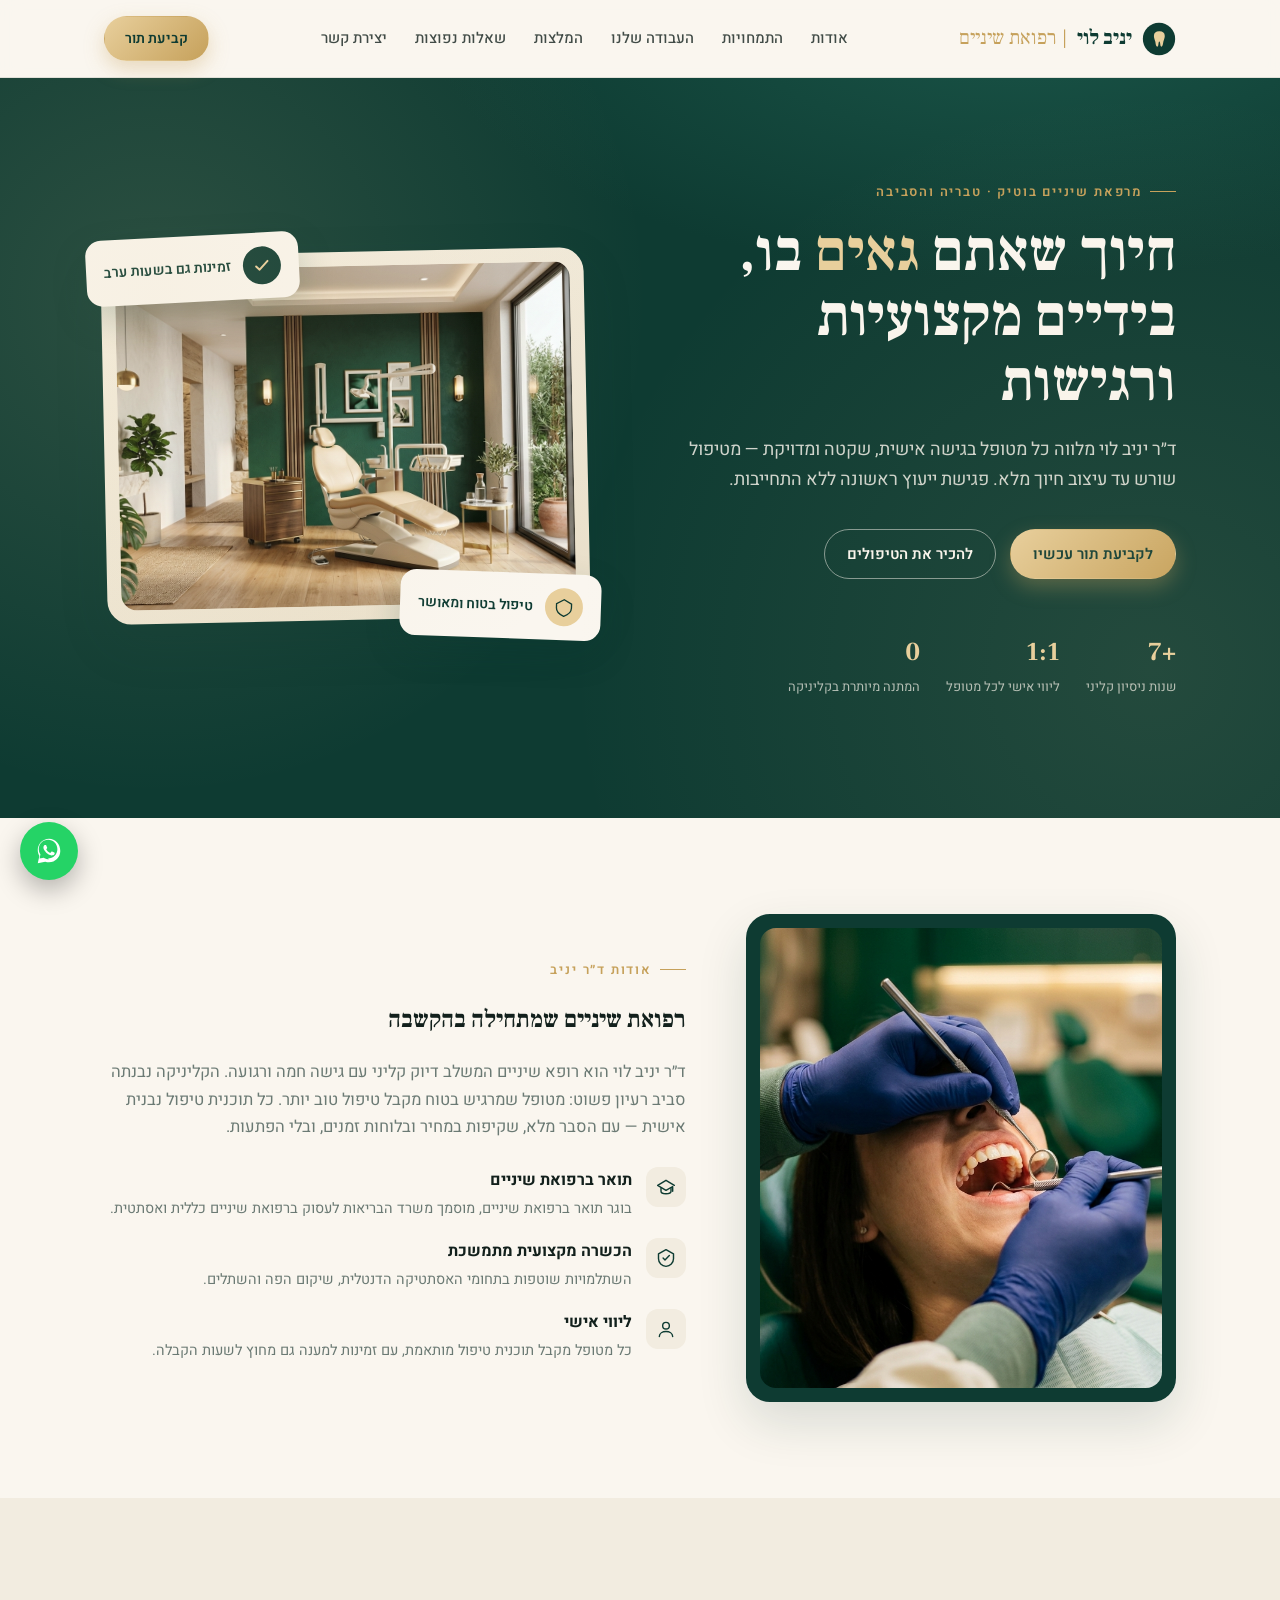
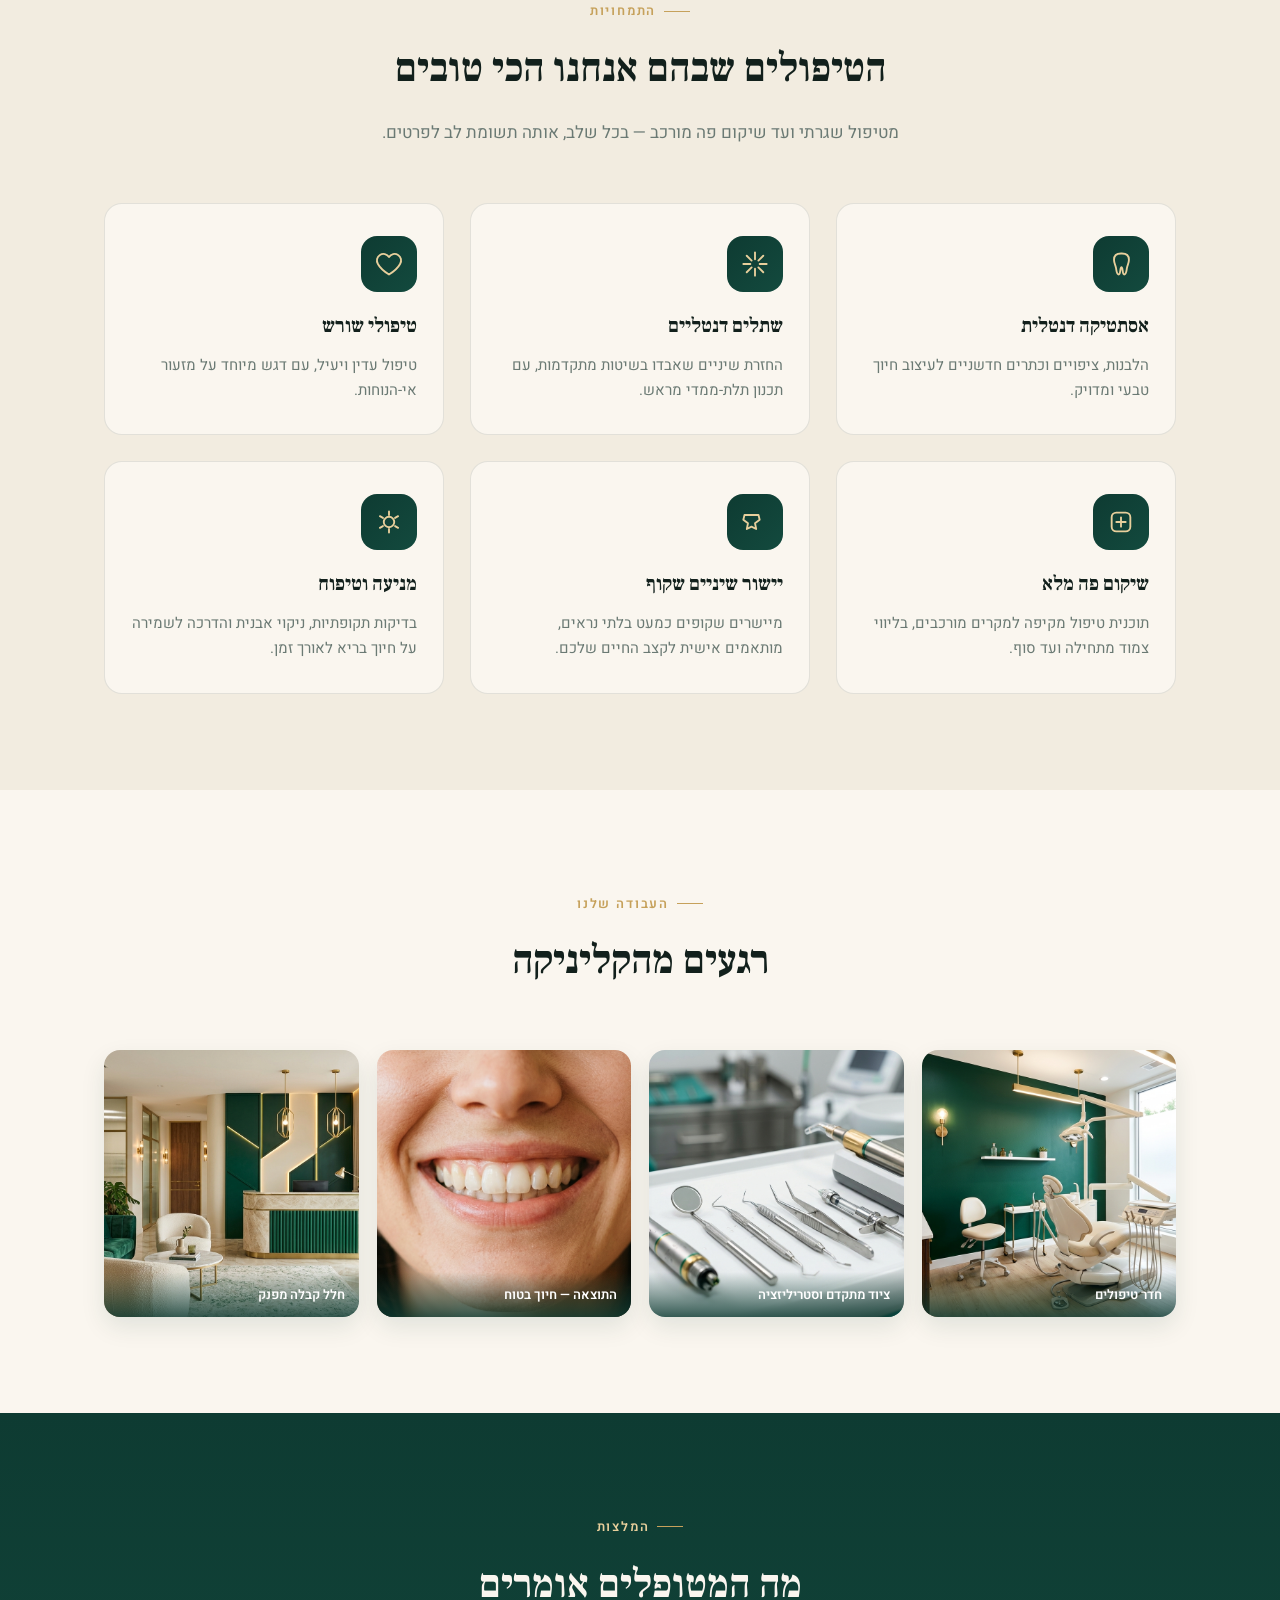
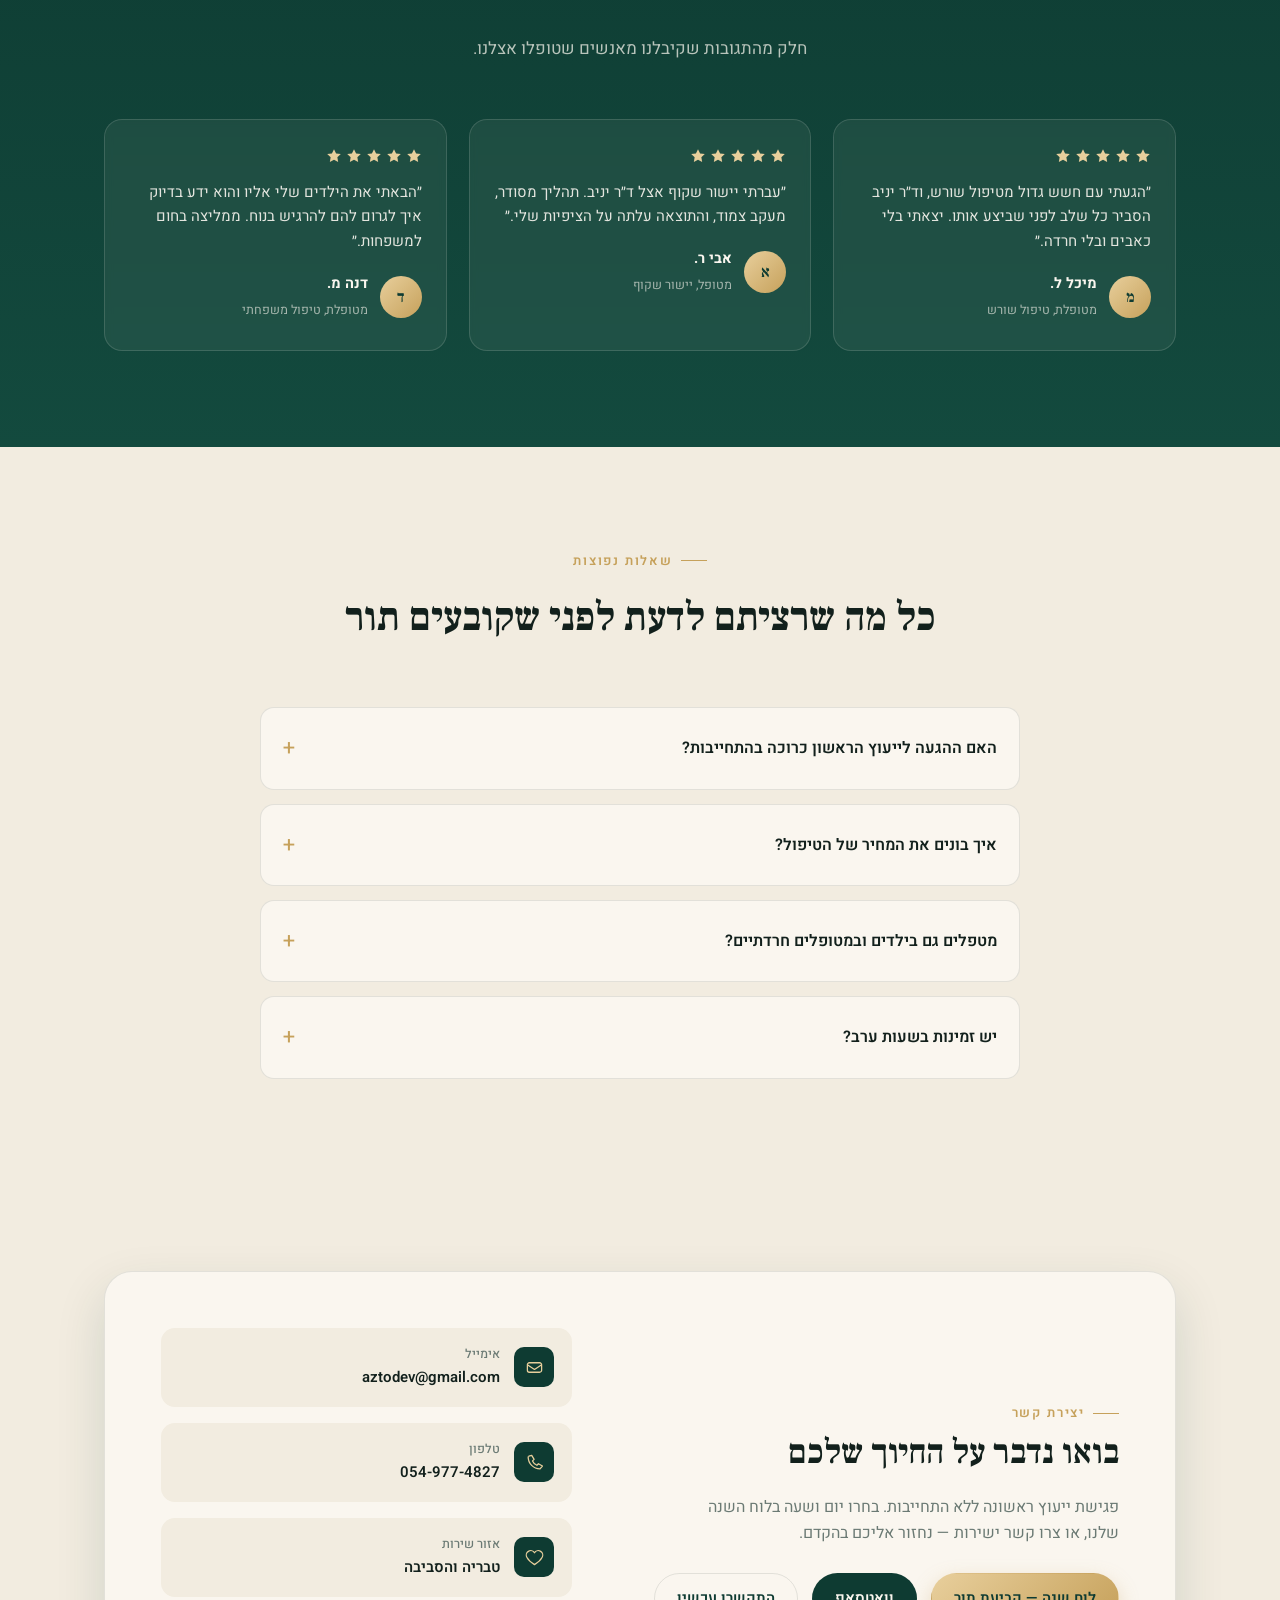
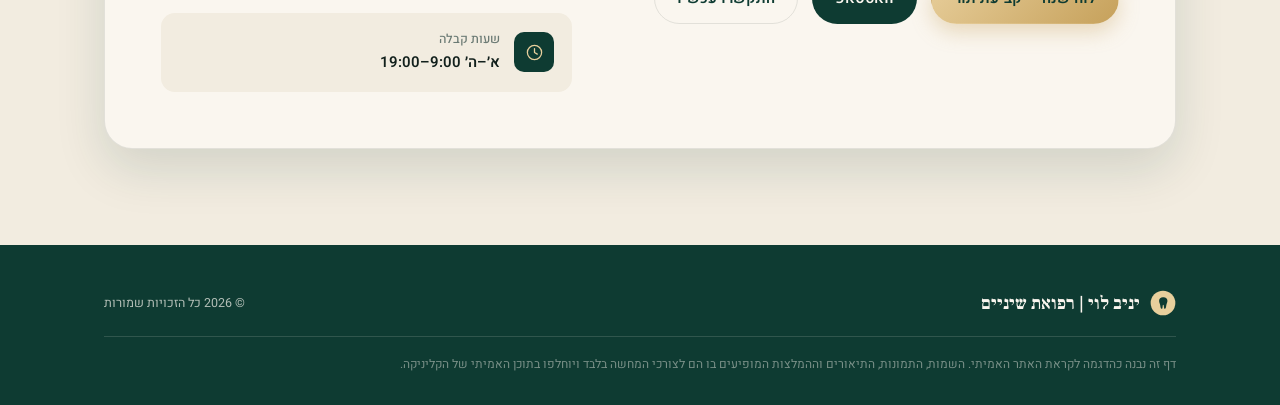
<file: yaniv-dental/index.html>
<!doctype html>
<html lang="he" dir="rtl">
<head>
<meta charset="UTF-8">
<meta name="viewport" content="width=device-width, initial-scale=1">
<title>ד״ר יניב לוי | רפואת שיניים</title>
<meta name="description" content="ד״ר יניב לוי — מרפאת שיניים בוטיק. אסתטיקה דנטלית, שתלים ושיקום הפה, בגישה אישית ומדויקת.">
<link rel="preconnect" href="https://fonts.googleapis.com">
<link rel="preconnect" href="https://fonts.gstatic.com" crossorigin>
<link href="https://fonts.googleapis.com/css2?family=Frank+Ruhl+Libre:wght@400;500;700;900&family=Heebo:wght@300;400;500;600;700&display=swap" rel="stylesheet">
<style>
  :root{
    --ink:#12201c;
    --cream:#faf6ef;
    --cream-2:#f2ece0;
    --emerald:#0e3b32;
    --emerald-2:#134a3e;
    --gold:#c6a15b;
    --gold-2:#e8cf9c;
    --muted:#6b7a74;
    --line:rgba(18,32,28,.1);
    --shadow: 0 20px 50px rgba(14,59,50,.14);
    --radius: 18px;
  }
  *{box-sizing:border-box}
  html{scroll-behavior:smooth}
  body{
    margin:0;
    font-family:"Heebo",system-ui,sans-serif;
    color:var(--ink);
    background:var(--cream);
    line-height:1.65;
    -webkit-font-smoothing:antialiased;
  }
  h1,h2,h3,.serif{font-family:"Frank Ruhl Libre",serif}
  img,svg{display:block;max-width:100%}
  a{color:inherit}
  .wrap{max-width:1120px;margin:0 auto;padding:0 24px}
  .eyebrow{
    display:inline-flex;align-items:center;gap:8px;
    font-size:13px;letter-spacing:.14em;text-transform:uppercase;
    color:var(--gold);font-weight:600;
  }
  .eyebrow::before{content:"";width:26px;height:1px;background:var(--gold)}

  /* ---------- nav ---------- */
  header.nav{
    position:sticky;top:0;z-index:50;
    background:rgba(250,246,239,.86);backdrop-filter:blur(10px);
    border-bottom:1px solid var(--line);
  }
  .nav-row{display:flex;align-items:center;justify-content:space-between;padding:16px 24px;max-width:1120px;margin:0 auto}
  .brand{display:flex;align-items:center;gap:10px;font-family:"Frank Ruhl Libre",serif;font-size:20px;font-weight:700;color:var(--emerald)}
  .brand .mark{width:34px;height:34px}
  .nav-links{display:flex;gap:28px;font-size:15px;font-weight:500}
  .nav-links a{text-decoration:none;color:var(--ink);opacity:.8;transition:opacity .2s}
  .nav-links a:hover{opacity:1;color:var(--emerald)}
  .btn{
    display:inline-flex;align-items:center;gap:8px;
    padding:12px 22px;border-radius:999px;font-weight:600;font-size:15px;
    text-decoration:none;border:1px solid transparent;transition:transform .2s, box-shadow .2s, background .2s;
  }
  .btn-gold{background:linear-gradient(135deg,var(--gold-2),var(--gold));color:var(--emerald);box-shadow:0 8px 20px rgba(198,161,91,.35)}
  .btn-gold:hover{transform:translateY(-2px)}
  .btn-outline{border-color:rgba(250,246,239,.5);color:var(--cream)}
  .btn-outline:hover{background:rgba(250,246,239,.1)}
  .nav .btn{padding:10px 20px;font-size:14px}
  .burger{
    display:none;width:42px;height:42px;border-radius:12px;border:1px solid var(--line);
    background:var(--cream);align-items:center;justify-content:center;cursor:pointer;flex:none;
  }
  .burger svg{width:20px;height:20px;color:var(--emerald)}
  .mobile-menu{
    display:none;flex-direction:column;gap:2px;padding:6px 24px 18px;
    border-top:1px solid var(--line);background:var(--cream);
  }
  .mobile-menu.open{display:flex}
  .mobile-menu a{
    padding:12px 4px;text-decoration:none;color:var(--ink);font-weight:500;font-size:15px;
    border-bottom:1px solid var(--line);
  }
  .mobile-menu a:last-child{border-bottom:none}
  .mobile-menu a.mobile-menu-cta{
    display:none;margin:4px 0 12px;text-align:center;padding:12px;
    border-radius:999px;font-weight:600;
    background:linear-gradient(135deg,var(--gold-2),var(--gold));color:var(--emerald);
    border-bottom:none;
  }

  /* ---------- reveal on scroll ---------- */
  .reveal{opacity:0;transform:translateY(18px);transition:opacity .6s ease,transform .6s ease}
  .reveal.in{opacity:1;transform:none}

  /* ---------- whatsapp fab ---------- */
  .wa-fab{
    position:fixed;left:20px;bottom:20px;z-index:60;
    width:58px;height:58px;border-radius:50%;background:#25D366;
    display:flex;align-items:center;justify-content:center;
    box-shadow:0 10px 26px rgba(0,0,0,.28);text-decoration:none;
  }
  .wa-fab svg{width:30px;height:30px}
  .wa-fab:hover{transform:scale(1.06)}

  /* ---------- faq ---------- */
  .faq{background:var(--cream-2)}
  .faq-list{display:grid;gap:14px;max-width:760px;margin:0 auto}
  .faq-item{
    background:var(--cream);border:1px solid var(--line);border-radius:14px;padding:6px 22px;
  }
  .faq-item summary{
    cursor:pointer;padding:16px 0;font-weight:600;font-size:16px;list-style:none;
    display:flex;align-items:center;justify-content:space-between;gap:16px;
  }
  .faq-item summary::-webkit-details-marker{display:none}
  .faq-item summary::after{
    content:"+";font-size:22px;color:var(--gold);font-weight:400;flex:none;transition:transform .2s;
  }
  .faq-item[open] summary::after{transform:rotate(45deg)}
  .faq-item p{margin:0 0 18px;color:var(--muted);font-size:15px}

  /* ---------- hero ---------- */
  .hero{
    position:relative;overflow:hidden;
    background:radial-gradient(1100px 500px at 80% -10%, #1a5548 0%, var(--emerald) 55%, var(--emerald) 100%);
    color:var(--cream);
    padding:96px 0 120px;
  }
  .hero::after{
    content:"";position:absolute;inset:0;
    background-image:radial-gradient(circle at 12% 30%, rgba(230,207,156,.14) 0, transparent 40%),
                      radial-gradient(circle at 90% 80%, rgba(230,207,156,.10) 0, transparent 45%);
    pointer-events:none;
  }
  .hero-grid{display:grid;grid-template-columns:1.05fr .95fr;gap:56px;align-items:center;position:relative}
  .hero h1{font-size:clamp(34px,4.6vw,58px);line-height:1.12;margin:18px 0 20px;font-weight:700}
  .hero h1 em{font-style:normal;color:var(--gold-2)}
  .hero p.lead{font-size:18px;color:rgba(250,246,239,.82);max-width:520px;margin:0 0 34px}
  .hero-cta{display:flex;gap:14px;flex-wrap:wrap}
  .hero-badges{display:flex;gap:26px;margin-top:52px;flex-wrap:wrap}
  .hero-badge{display:flex;flex-direction:column;gap:2px}
  .hero-badge b{font-size:26px;font-family:"Frank Ruhl Libre",serif;color:var(--gold-2)}
  .hero-badge span{font-size:13px;color:rgba(250,246,239,.7)}

  .hero-art{position:relative}
  .card-photo{
    background:linear-gradient(155deg,#f5efe2,#e9dfc9);
    border-radius:24px;padding:14px;box-shadow:var(--shadow);
    transform:rotate(-1.2deg);
  }
  .card-photo img{width:100%;height:340px;object-fit:cover;border-radius:16px}
  .float-card{
    position:absolute;background:var(--cream);border-radius:16px;padding:14px 18px;
    box-shadow:0 14px 34px rgba(14,59,50,.22);display:flex;align-items:center;gap:12px;
    font-size:14px;font-weight:600;color:var(--emerald);
  }
  .float-1{bottom:-18px;right:-14px;transform:rotate(2deg)}
  .float-2{top:-16px;left:-18px;transform:rotate(-3deg)}
  .float-card .dot{width:38px;height:38px;border-radius:50%;background:var(--gold-2);display:flex;align-items:center;justify-content:center}
  .float-card .dot svg{width:20px;height:20px}

  /* ---------- section basics ---------- */
  section{padding:96px 0}
  .section-head{max-width:640px;margin:0 auto 56px;text-align:center}
  .section-head h2{font-size:clamp(28px,3.4vw,40px);margin:14px 0 12px}
  .section-head p{color:var(--muted);font-size:17px}

  /* ---------- about ---------- */
  .about{background:var(--cream)}
  .about-grid{display:grid;grid-template-columns:.85fr 1.15fr;gap:60px;align-items:center}
  .about-portrait{
    background:var(--emerald);border-radius:24px;padding:14px;box-shadow:var(--shadow);
  }
  .about-portrait img{width:100%;height:460px;object-fit:cover;border-radius:16px}
  .creds{list-style:none;margin:26px 0 0;padding:0;display:grid;gap:16px}
  .creds li{display:flex;gap:14px;align-items:flex-start}
  .creds .icon{
    flex:none;width:40px;height:40px;border-radius:12px;background:var(--cream-2);
    display:flex;align-items:center;justify-content:center;color:var(--emerald);
  }
  .creds .icon svg{width:20px;height:20px}
  .creds b{display:block;font-size:16px;margin-bottom:2px}
  .creds span{color:var(--muted);font-size:14.5px}

  /* ---------- services ---------- */
  .services{background:var(--cream-2)}
  .svc-grid{display:grid;grid-template-columns:repeat(3,1fr);gap:26px}
  .svc-card{
    background:var(--cream);border-radius:var(--radius);padding:32px 26px;
    border:1px solid var(--line);transition:transform .25s, box-shadow .25s;
  }
  .svc-card:hover{transform:translateY(-6px);box-shadow:var(--shadow)}
  .svc-icon{
    width:56px;height:56px;border-radius:16px;
    background:linear-gradient(135deg,var(--emerald),var(--emerald-2));
    display:flex;align-items:center;justify-content:center;margin-bottom:18px;
  }
  .svc-icon svg{width:28px;height:28px;color:var(--gold-2)}
  .svc-card h3{font-size:20px;margin:0 0 10px}
  .svc-card p{color:var(--muted);font-size:15px;margin:0}

  /* ---------- gallery ---------- */
  .gallery{background:var(--cream)}
  .gal-grid{display:grid;grid-template-columns:repeat(4,1fr);gap:18px}
  .gal-tile{
    aspect-ratio:1/1.05;border-radius:16px;overflow:hidden;position:relative;
    box-shadow:0 10px 24px rgba(14,59,50,.10);
  }
  .gal-tile img{width:100%;height:100%;object-fit:cover;transition:transform .5s}
  .gal-tile:hover img{transform:scale(1.06)}
  .gal-tile .cap{
    position:absolute;inset-inline:0;bottom:0;padding:12px 14px;
    background:linear-gradient(to top, rgba(14,59,50,.82), transparent);
    color:#fff;font-size:13px;font-weight:600;
  }

  /* ---------- testimonials ---------- */
  .testi{
    background:linear-gradient(180deg,var(--emerald) 0%, var(--emerald-2) 100%);
    color:var(--cream);
  }
  .testi .section-head p{color:rgba(250,246,239,.72)}
  .testi .eyebrow{color:var(--gold-2)}
  .testi-grid{display:grid;grid-template-columns:repeat(3,1fr);gap:22px}
  .testi-card{
    background:rgba(250,246,239,.06);border:1px solid rgba(250,246,239,.14);
    border-radius:var(--radius);padding:28px 24px;backdrop-filter:blur(4px);
  }
  .stars{display:flex;gap:4px;margin-bottom:16px}
  .stars svg{width:16px;height:16px;color:var(--gold-2)}
  .testi-card p{font-size:15px;color:rgba(250,246,239,.9);margin:0 0 18px}
  .testi-who{display:flex;align-items:center;gap:12px}
  .avatar{
    width:42px;height:42px;border-radius:50%;
    background:linear-gradient(135deg,var(--gold-2),var(--gold));
    display:flex;align-items:center;justify-content:center;
    font-family:"Frank Ruhl Libre",serif;font-weight:700;color:var(--emerald);font-size:16px;
  }
  .testi-who b{display:block;font-size:14.5px}
  .testi-who span{font-size:12.5px;color:rgba(250,246,239,.62)}

  /* ---------- cta / contact ---------- */
  .contact{background:var(--cream-2)}
  .contact-card{
    background:var(--cream);border-radius:28px;padding:56px;box-shadow:var(--shadow);
    display:grid;grid-template-columns:1.1fr .9fr;gap:44px;align-items:center;
    border:1px solid var(--line);
  }
  .contact h2{font-size:clamp(26px,3vw,34px);margin:0 0 14px}
  .contact p{color:var(--muted);margin:0 0 26px;max-width:440px}
  .contact-actions{display:flex;gap:14px;flex-wrap:wrap}
  .btn-emerald{background:var(--emerald);color:var(--cream)}
  .btn-emerald:hover{background:var(--emerald-2);transform:translateY(-2px)}
  .contact-info{display:grid;gap:16px}
  .info-row{
    display:flex;align-items:center;gap:14px;background:var(--cream-2);
    border-radius:14px;padding:16px 18px;
  }
  .info-row .icon{
    flex:none;width:40px;height:40px;border-radius:10px;background:var(--emerald);
    display:flex;align-items:center;justify-content:center;
  }
  .info-row .icon svg{width:19px;height:19px;color:var(--gold-2)}
  .info-row b{display:block;font-size:12.5px;color:var(--muted);font-weight:500}
  .info-row span{font-size:15px;font-weight:600;direction:ltr;display:inline-block;text-align:right}

  /* ---------- footer ---------- */
  footer{background:var(--emerald);color:rgba(250,246,239,.7);padding:44px 0 30px}
  .foot-row{display:flex;justify-content:space-between;align-items:center;flex-wrap:wrap;gap:16px}
  .foot-brand{display:flex;align-items:center;gap:10px;font-family:"Frank Ruhl Libre",serif;color:var(--cream);font-size:18px;font-weight:700}
  footer small{font-size:12.5px}
  .foot-note{margin-top:18px;font-size:12px;color:rgba(250,246,239,.45);border-top:1px solid rgba(250,246,239,.14);padding-top:18px}

  @media (max-width:920px){
    .hero-grid{grid-template-columns:1fr;gap:64px}
    .hero{padding-top:120px}
    .about-grid{grid-template-columns:1fr}
    .svc-grid{grid-template-columns:1fr 1fr}
    .gal-grid{grid-template-columns:1fr 1fr}
    .testi-grid{grid-template-columns:1fr}
    .contact-card{grid-template-columns:1fr;padding:34px}
    .nav-links{display:none}
    .burger{display:flex}
  }
  /* below this the header CTA + burger + brand no longer fit one row */
  @media (max-width:640px){
    .nav-row .btn.btn-gold{display:none}
    .mobile-menu a.mobile-menu-cta{display:block}
  }
  @media (max-width:560px){
    .wrap{padding:0 18px}
    .svc-grid{grid-template-columns:1fr}
    .gal-grid{grid-template-columns:1fr 1fr}
    section{padding:64px 0}
    .hero{padding:110px 0 90px}
    .contact-card{padding:26px}
    .hero-badges{gap:18px}
  }
  @media (max-width:380px){
    .gal-grid{grid-template-columns:1fr}
    .nav-row{padding:14px 16px}
    .brand{font-size:17px}
    .brand .mark{width:28px;height:28px}
  }
</style>
</head>
<body>

<header class="nav">
  <div class="nav-row">
    <div class="brand">
      <svg class="mark" viewBox="0 0 40 40" fill="none">
        <circle cx="20" cy="20" r="19" fill="#0e3b32"/>
        <path d="M20 11c-3.6 0-6 1.8-6 5.4 0 2.7 1.2 4.4 1.7 6.9.4 2.1.5 5.7 2.4 5.7.9 0 1.1-1.7 1.3-3.3.2-1.5.3-2.9 1-2.9.7 0 .8 1.4 1 2.9.2 1.6.4 3.3 1.3 3.3 1.9 0 2-3.6 2.4-5.7.5-2.5 1.7-4.2 1.7-6.9 0-3.6-2.4-5.4-6-5.4Z" fill="#e8cf9c"/>
      </svg>
      יניב לוי <span style="color:var(--gold);font-weight:400">| רפואת שיניים</span>
    </div>
    <nav class="nav-links">
      <a href="#about">אודות</a>
      <a href="#services">התמחויות</a>
      <a href="#gallery">העבודה שלנו</a>
      <a href="#testimonials">המלצות</a>
      <a href="#faq">שאלות נפוצות</a>
      <a href="#contact">יצירת קשר</a>
    </nav>
    <a class="btn btn-gold" href="booking.html">קביעת תור</a>
    <button class="burger" id="burgerBtn" aria-label="פתיחת תפריט" aria-expanded="false" aria-controls="mobileMenu">
      <svg viewBox="0 0 24 24" fill="none"><path d="M3 6h18M3 12h18M3 18h18" stroke="currentColor" stroke-width="1.8" stroke-linecap="round"/></svg>
    </button>
  </div>
  <nav class="mobile-menu" id="mobileMenu">
    <a class="mobile-menu-cta" href="booking.html">קביעת תור</a>
    <a href="#about">אודות</a>
    <a href="#services">התמחויות</a>
    <a href="#gallery">העבודה שלנו</a>
    <a href="#testimonials">המלצות</a>
    <a href="#faq">שאלות נפוצות</a>
    <a href="#contact">יצירת קשר</a>
  </nav>
</header>

<section class="hero">
  <div class="wrap hero-grid">
    <div>
      <span class="eyebrow">מרפאת שיניים בוטיק · טבריה והסביבה</span>
      <h1>חיוך שאתם <em>גאים</em> בו,<br>בידיים מקצועיות ורגישות</h1>
      <p class="lead">ד״ר יניב לוי מלווה כל מטופל בגישה אישית, שקטה ומדויקת — מטיפול שורש עד עיצוב חיוך מלא. פגישת ייעוץ ראשונה ללא התחייבות.</p>
      <div class="hero-cta">
        <a class="btn btn-gold" href="booking.html">לקביעת תור עכשיו</a>
        <a class="btn btn-outline" href="#services">להכיר את הטיפולים</a>
      </div>
      <div class="hero-badges">
        <div class="hero-badge"><b>+7</b><span>שנות ניסיון קליני</span></div>
        <div class="hero-badge"><b>1:1</b><span>ליווי אישי לכל מטופל</span></div>
        <div class="hero-badge"><b>0</b><span>המתנה מיותרת בקליניקה</span></div>
      </div>
    </div>
    <div class="hero-art">
      <div class="card-photo">
        <img src="images/hero.jpg" width="1408" height="768" alt="חדר טיפולים מעוצב בקליניקה של ד״ר יניב לוי" loading="eager" fetchpriority="high">
      </div>
      <div class="float-card float-1">
        <span class="dot"><svg viewBox="0 0 24 24" fill="none"><path d="M12 3 3 8v5c0 5 4 8 9 10 5-2 9-5 9-10V8l-9-5Z" stroke="#0e3b32" stroke-width="1.6"/></svg></span>
        טיפול בטוח ומאושר
      </div>
      <div class="float-card float-2">
        <span class="dot" style="background:#0e3b32"><svg viewBox="0 0 24 24" fill="none"><path d="m5 13 4 4L19 7" stroke="#e8cf9c" stroke-width="2.4" stroke-linecap="round" stroke-linejoin="round"/></svg></span>
        זמינות גם בשעות ערב
      </div>
    </div>
  </div>
</section>

<section class="about" id="about">
  <div class="wrap about-grid">
    <div class="about-portrait reveal">
      <img src="images/about.jpg" width="1408" height="768" alt="טיפול שיניים מדויק ורגיש בקליניקה" loading="lazy">
    </div>
    <div>
      <span class="eyebrow">אודות ד״ר יניב</span>
      <h2 class="serif">רפואת שיניים שמתחילה בהקשבה</h2>
      <p style="color:var(--muted);font-size:16.5px">
        ד״ר יניב לוי הוא רופא שיניים המשלב דיוק קליני עם גישה חמה ורגועה. הקליניקה
        נבנתה סביב רעיון פשוט: מטופל שמרגיש בטוח מקבל טיפול טוב יותר. כל תוכנית
        טיפול נבנית אישית — עם הסבר מלא, שקיפות במחיר ובלוחות זמנים, ובלי הפתעות.
      </p>
      <ul class="creds">
        <li>
          <span class="icon"><svg viewBox="0 0 24 24" fill="none"><path d="M22 10 12 4 2 10l10 6 8-4.6V17" stroke="currentColor" stroke-width="1.7" stroke-linecap="round" stroke-linejoin="round"/><path d="M6 12.5V17c0 1.7 2.7 3 6 3s6-1.3 6-3v-4.5" stroke="currentColor" stroke-width="1.7"/></svg></span>
          <div><b>תואר ברפואת שיניים</b><span>בוגר תואר ברפואת שיניים, מוסמך משרד הבריאות לעסוק ברפואת שיניים כללית ואסתטית.</span></div>
        </li>
        <li>
          <span class="icon"><svg viewBox="0 0 24 24" fill="none"><path d="M12 2 3 7v6c0 5 4 8.5 9 9 5-.5 9-4 9-9V7l-9-5Z" stroke="currentColor" stroke-width="1.7" stroke-linejoin="round"/><path d="m8.5 12 2.3 2.3L16 9" stroke="currentColor" stroke-width="1.7" stroke-linecap="round" stroke-linejoin="round"/></svg></span>
          <div><b>הכשרה מקצועית מתמשכת</b><span>השתלמויות שוטפות בתחומי האסתטיקה הדנטלית, שיקום הפה והשתלים.</span></div>
        </li>
        <li>
          <span class="icon"><svg viewBox="0 0 24 24" fill="none"><circle cx="12" cy="8" r="4" stroke="currentColor" stroke-width="1.7"/><path d="M4 21c0-4 4-6 8-6s8 2 8 6" stroke="currentColor" stroke-width="1.7" stroke-linecap="round"/></svg></span>
          <div><b>ליווי אישי</b><span>כל מטופל מקבל תוכנית טיפול מותאמת, עם זמינות למענה גם מחוץ לשעות הקבלה.</span></div>
        </li>
      </ul>
    </div>
  </div>
</section>

<section class="services" id="services">
  <div class="wrap">
    <div class="section-head">
      <span class="eyebrow">התמחויות</span>
      <h2 class="serif">הטיפולים שבהם אנחנו הכי טובים</h2>
      <p>מטיפול שגרתי ועד שיקום פה מורכב — בכל שלב, אותה תשומת לב לפרטים.</p>
    </div>
    <div class="svc-grid">
      <div class="svc-card">
        <div class="svc-icon"><svg viewBox="0 0 24 24" fill="none"><path d="M12 3c-3.6 0-6 1.8-6 5.4 0 2.7 1.2 4.4 1.7 6.9.4 2.1.5 5.7 2.4 5.7.9 0 1.1-1.7 1.3-3.3.2-1.5.3-2.9 1-2.9.7 0 .8 1.4 1 2.9.2 1.6.4 3.3 1.3 3.3 1.9 0 2-3.6 2.4-5.7.5-2.5 1.7-4.2 1.7-6.9 0-3.6-2.4-5.4-6-5.4Z" stroke="currentColor" stroke-width="1.6"/></svg></div>
        <h3>אסתטיקה דנטלית</h3>
        <p>הלבנות, ציפויים וכתרים חדשניים לעיצוב חיוך טבעי ומדויק.</p>
      </div>
      <div class="svc-card">
        <div class="svc-icon"><svg viewBox="0 0 24 24" fill="none"><path d="M12 2v6M12 22v-6M4.9 4.9l4.2 4.2M14.9 14.9l4.2 4.2M2 12h6M16 12h6M4.9 19.1l4.2-4.2M14.9 9.1l4.2-4.2" stroke="currentColor" stroke-width="1.6" stroke-linecap="round"/></svg></div>
        <h3>שתלים דנטליים</h3>
        <p>החזרת שיניים שאבדו בשיטות מתקדמות, עם תכנון תלת-ממדי מראש.</p>
      </div>
      <div class="svc-card">
        <div class="svc-icon"><svg viewBox="0 0 24 24" fill="none"><path d="M12 21s-7-4.35-9.5-9A5.5 5.5 0 0 1 12 6a5.5 5.5 0 0 1 9.5 6c-2.5 4.65-9.5 9-9.5 9Z" stroke="currentColor" stroke-width="1.6" stroke-linejoin="round"/></svg></div>
        <h3>טיפולי שורש</h3>
        <p>טיפול עדין ויעיל, עם דגש מיוחד על מזעור אי-הנוחות.</p>
      </div>
      <div class="svc-card">
        <div class="svc-icon"><svg viewBox="0 0 24 24" fill="none"><rect x="4" y="4" width="16" height="16" rx="4" stroke="currentColor" stroke-width="1.6"/><path d="M8 12h8M12 8v8" stroke="currentColor" stroke-width="1.6" stroke-linecap="round"/></svg></div>
        <h3>שיקום פה מלא</h3>
        <p>תוכנית טיפול מקיפה למקרים מורכבים, בליווי צמוד מתחילה ועד סוף.</p>
      </div>
      <div class="svc-card">
        <div class="svc-icon"><svg viewBox="0 0 24 24" fill="none"><path d="M9 6h6l1 4-4 3 1 5-4-2-4 2 1-5-4-3 1-4Z" stroke="currentColor" stroke-width="1.6" stroke-linejoin="round"/></svg></div>
        <h3>יישור שיניים שקוף</h3>
        <p>מיישרים שקופים כמעט בלתי נראים, מותאמים אישית לקצב החיים שלכם.</p>
      </div>
      <div class="svc-card">
        <div class="svc-icon"><svg viewBox="0 0 24 24" fill="none"><path d="M12 3v3M12 18v3M4.2 7l2.6 1.5M17.2 15.5 19.8 17M4.2 17l2.6-1.5M17.2 8.5 19.8 7" stroke="currentColor" stroke-width="1.6" stroke-linecap="round"/><circle cx="12" cy="12" r="4.5" stroke="currentColor" stroke-width="1.6"/></svg></div>
        <h3>מניעה וטיפוח</h3>
        <p>בדיקות תקופתיות, ניקוי אבנית והדרכה לשמירה על חיוך בריא לאורך זמן.</p>
      </div>
    </div>
  </div>
</section>

<section class="gallery" id="gallery">
  <div class="wrap">
    <div class="section-head">
      <span class="eyebrow">העבודה שלנו</span>
      <h2 class="serif">רגעים מהקליניקה</h2>
    </div>
    <div class="gal-grid">
      <div class="gal-tile reveal">
        <img src="images/gallery-room.jpg" width="1408" height="768" alt="חדר טיפולים בעיצוב בוטיק" loading="lazy">
        <div class="cap">חדר טיפולים</div>
      </div>
      <div class="gal-tile reveal">
        <img src="images/gallery-equipment.jpg" width="1408" height="768" alt="ציוד וכלים דנטליים מתקדמים וסטריליים" loading="lazy">
        <div class="cap">ציוד מתקדם וסטריליזציה</div>
      </div>
      <div class="gal-tile reveal">
        <img src="images/gallery-smile.jpg" width="1408" height="768" alt="חיוך בריא ומוקפד" loading="lazy">
        <div class="cap">התוצאה — חיוך בטוח</div>
      </div>
      <div class="gal-tile reveal">
        <img src="images/gallery-reception.jpg" width="1408" height="768" alt="חלל קבלה מפנק בקליניקה" loading="lazy">
        <div class="cap">חלל קבלה מפנק</div>
      </div>
    </div>
  </div>
</section>

<section class="testi" id="testimonials">
  <div class="wrap">
    <div class="section-head">
      <span class="eyebrow">המלצות</span>
      <h2 class="serif">מה המטופלים אומרים</h2>
      <p>חלק מהתגובות שקיבלנו מאנשים שטופלו אצלנו.</p>
    </div>
    <div class="testi-grid">
      <div class="testi-card">
        <div class="stars">
          <svg viewBox="0 0 20 20" fill="currentColor"><path d="M10 1.5l2.6 5.3 5.9.8-4.3 4.1 1 5.8-5.2-2.7-5.2 2.7 1-5.8-4.3-4.1 5.9-.8Z"/></svg>
          <svg viewBox="0 0 20 20" fill="currentColor"><path d="M10 1.5l2.6 5.3 5.9.8-4.3 4.1 1 5.8-5.2-2.7-5.2 2.7 1-5.8-4.3-4.1 5.9-.8Z"/></svg>
          <svg viewBox="0 0 20 20" fill="currentColor"><path d="M10 1.5l2.6 5.3 5.9.8-4.3 4.1 1 5.8-5.2-2.7-5.2 2.7 1-5.8-4.3-4.1 5.9-.8Z"/></svg>
          <svg viewBox="0 0 20 20" fill="currentColor"><path d="M10 1.5l2.6 5.3 5.9.8-4.3 4.1 1 5.8-5.2-2.7-5.2 2.7 1-5.8-4.3-4.1 5.9-.8Z"/></svg>
          <svg viewBox="0 0 20 20" fill="currentColor"><path d="M10 1.5l2.6 5.3 5.9.8-4.3 4.1 1 5.8-5.2-2.7-5.2 2.7 1-5.8-4.3-4.1 5.9-.8Z"/></svg>
        </div>
        <p>״הגעתי עם חשש גדול מטיפול שורש, וד״ר יניב הסביר כל שלב לפני שביצע אותו. יצאתי בלי כאבים ובלי חרדה.״</p>
        <div class="testi-who">
          <div class="avatar">מ</div>
          <div><b>מיכל ל.</b><span>מטופלת, טיפול שורש</span></div>
        </div>
      </div>
      <div class="testi-card">
        <div class="stars">
          <svg viewBox="0 0 20 20" fill="currentColor"><path d="M10 1.5l2.6 5.3 5.9.8-4.3 4.1 1 5.8-5.2-2.7-5.2 2.7 1-5.8-4.3-4.1 5.9-.8Z"/></svg>
          <svg viewBox="0 0 20 20" fill="currentColor"><path d="M10 1.5l2.6 5.3 5.9.8-4.3 4.1 1 5.8-5.2-2.7-5.2 2.7 1-5.8-4.3-4.1 5.9-.8Z"/></svg>
          <svg viewBox="0 0 20 20" fill="currentColor"><path d="M10 1.5l2.6 5.3 5.9.8-4.3 4.1 1 5.8-5.2-2.7-5.2 2.7 1-5.8-4.3-4.1 5.9-.8Z"/></svg>
          <svg viewBox="0 0 20 20" fill="currentColor"><path d="M10 1.5l2.6 5.3 5.9.8-4.3 4.1 1 5.8-5.2-2.7-5.2 2.7 1-5.8-4.3-4.1 5.9-.8Z"/></svg>
          <svg viewBox="0 0 20 20" fill="currentColor"><path d="M10 1.5l2.6 5.3 5.9.8-4.3 4.1 1 5.8-5.2-2.7-5.2 2.7 1-5.8-4.3-4.1 5.9-.8Z"/></svg>
        </div>
        <p>״עברתי יישור שקוף אצל ד״ר יניב. תהליך מסודר, מעקב צמוד, והתוצאה עלתה על הציפיות שלי.״</p>
        <div class="testi-who">
          <div class="avatar">א</div>
          <div><b>אבי ר.</b><span>מטופל, יישור שקוף</span></div>
        </div>
      </div>
      <div class="testi-card">
        <div class="stars">
          <svg viewBox="0 0 20 20" fill="currentColor"><path d="M10 1.5l2.6 5.3 5.9.8-4.3 4.1 1 5.8-5.2-2.7-5.2 2.7 1-5.8-4.3-4.1 5.9-.8Z"/></svg>
          <svg viewBox="0 0 20 20" fill="currentColor"><path d="M10 1.5l2.6 5.3 5.9.8-4.3 4.1 1 5.8-5.2-2.7-5.2 2.7 1-5.8-4.3-4.1 5.9-.8Z"/></svg>
          <svg viewBox="0 0 20 20" fill="currentColor"><path d="M10 1.5l2.6 5.3 5.9.8-4.3 4.1 1 5.8-5.2-2.7-5.2 2.7 1-5.8-4.3-4.1 5.9-.8Z"/></svg>
          <svg viewBox="0 0 20 20" fill="currentColor"><path d="M10 1.5l2.6 5.3 5.9.8-4.3 4.1 1 5.8-5.2-2.7-5.2 2.7 1-5.8-4.3-4.1 5.9-.8Z"/></svg>
          <svg viewBox="0 0 20 20" fill="currentColor"><path d="M10 1.5l2.6 5.3 5.9.8-4.3 4.1 1 5.8-5.2-2.7-5.2 2.7 1-5.8-4.3-4.1 5.9-.8Z"/></svg>
        </div>
        <p>״הבאתי את הילדים שלי אליו והוא ידע בדיוק איך לגרום להם להרגיש בנוח. ממליצה בחום למשפחות.״</p>
        <div class="testi-who">
          <div class="avatar">ד</div>
          <div><b>דנה מ.</b><span>מטופלת, טיפול משפחתי</span></div>
        </div>
      </div>
    </div>
  </div>
</section>

<section class="faq" id="faq">
  <div class="wrap">
    <div class="section-head">
      <span class="eyebrow">שאלות נפוצות</span>
      <h2 class="serif">כל מה שרציתם לדעת לפני שקובעים תור</h2>
    </div>
    <div class="faq-list">
      <details class="faq-item">
        <summary>האם ההגעה לייעוץ הראשון כרוכה בהתחייבות?</summary>
        <p>לא. פגישת הייעוץ הראשונה היא ללא התחייבות — בודקים יחד את המצב, מסבירים את האפשרויות ובונים תוכנית טיפול מותאמת אישית, ורק אז מחליטים איך ממשיכים.</p>
      </details>
      <details class="faq-item">
        <summary>איך בונים את המחיר של הטיפול?</summary>
        <p>כל תוכנית טיפול מתומחרת בשקיפות מלאה מראש, בלי הפתעות באמצע הדרך. מקבלים הצעת מחיר כתובה וברורה לפני שמתחילים.</p>
      </details>
      <details class="faq-item">
        <summary>מטפלים גם בילדים ובמטופלים חרדתיים?</summary>
        <p>כן. הקליניקה בנויה לגישה סבלנית ורגועה — גם למשפחות עם ילדים וגם למי שמגיע עם חשש מטיפולי שיניים.</p>
      </details>
      <details class="faq-item">
        <summary>יש זמינות בשעות ערב?</summary>
        <p>כן, יש שעות קבלה גם בערב לנוחות מי שעובד/ת במהלך היום. לתיאום מדויק — פנו בטלפון או בוואטסאפ ונמצא את החלון שמתאים לכם.</p>
      </details>
    </div>
  </div>
</section>

<section class="contact" id="contact">
  <div class="wrap">
    <div class="contact-card">
      <div>
        <span class="eyebrow">יצירת קשר</span>
        <h2 class="serif">בואו נדבר על החיוך שלכם</h2>
        <p>פגישת ייעוץ ראשונה ללא התחייבות. בחרו יום ושעה בלוח השנה שלנו, או צרו קשר ישירות — נחזור אליכם בהקדם.</p>
        <div class="contact-actions">
          <a class="btn btn-gold" href="booking.html">לוח שנה — קביעת תור</a>
          <a class="btn btn-emerald" href="https://wa.me/972549774827?text=%D7%94%D7%99%D7%99%2C%20%D7%90%D7%A9%D7%9E%D7%97%20%D7%9C%D7%A7%D7%91%D7%95%D7%A2%20%D7%AA%D7%95%D7%A8" target="_blank" rel="noopener">וואטסאפ</a>
          <a class="btn btn-outline" style="color:var(--emerald);border-color:var(--line)" href="tel:0549774827">התקשרו עכשיו</a>
        </div>
      </div>
      <div class="contact-info">
        <div class="info-row">
          <span class="icon"><svg viewBox="0 0 24 24" fill="none"><path d="M3 8.5v7A2.5 2.5 0 0 0 5.5 18h13a2.5 2.5 0 0 0 2.5-2.5v-7M3 8.5A2.5 2.5 0 0 1 5.5 6h13A2.5 2.5 0 0 1 21 8.5M3 8.5l9 6 9-6" stroke="currentColor" stroke-width="1.6" stroke-linecap="round" stroke-linejoin="round"/></svg></span>
          <div><b>אימייל</b><span>aztodev@gmail.com</span></div>
        </div>
        <div class="info-row">
          <span class="icon"><svg viewBox="0 0 24 24" fill="none"><path d="M4 5c0 8.3 6.7 15 15 15l3-3.5-5-3-2 2c-2.4-1-4.5-3.1-5.5-5.5l2-2-3-5L5 4" stroke="currentColor" stroke-width="1.6" stroke-linecap="round" stroke-linejoin="round"/></svg></span>
          <div><b>טלפון</b><span>054-977-4827</span></div>
        </div>
        <div class="info-row">
          <span class="icon"><svg viewBox="0 0 24 24" fill="none"><path d="M12 21s-7-4.35-9.5-9A5.5 5.5 0 0 1 12 6a5.5 5.5 0 0 1 9.5 6c-2.5 4.65-9.5 9-9.5 9Z" stroke="currentColor" stroke-width="1.6" stroke-linejoin="round"/></svg></span>
          <div><b>אזור שירות</b><span style="direction:rtl">טבריה והסביבה</span></div>
        </div>
        <div class="info-row">
          <span class="icon"><svg viewBox="0 0 24 24" fill="none"><circle cx="12" cy="12" r="9" stroke="currentColor" stroke-width="1.6"/><path d="M12 7v5l3.5 2" stroke="currentColor" stroke-width="1.6" stroke-linecap="round" stroke-linejoin="round"/></svg></span>
          <div><b>שעות קבלה</b><span style="direction:rtl">א׳–ה׳ 9:00–19:00</span></div>
        </div>
      </div>
    </div>
  </div>
</section>

<a class="wa-fab" href="https://wa.me/972549774827?text=%D7%94%D7%99%D7%99%2C%20%D7%90%D7%A9%D7%9E%D7%97%20%D7%9C%D7%A7%D7%91%D7%95%D7%A2%20%D7%AA%D7%95%D7%A8" target="_blank" rel="noopener" aria-label="שליחת הודעת וואטסאפ">
  <svg viewBox="0 0 32 32" fill="#fff"><path d="M16.02 3C9.4 3 4 8.4 4 15.02c0 2.28.62 4.4 1.72 6.24L4 29l7.94-1.66a11.9 11.9 0 0 0 4.08.72c6.62 0 12.02-5.4 12.02-12.04C28.04 8.4 22.64 3 16.02 3Zm0 21.86c-1.94 0-3.76-.55-5.3-1.5l-.38-.23-4.42.92.94-4.32-.25-.4a9.86 9.86 0 0 1-1.52-5.3c0-5.46 4.44-9.9 9.93-9.9 5.48 0 9.92 4.44 9.92 9.9 0 5.47-4.44 9.83-9.92 9.83Zm5.43-7.4c-.3-.15-1.76-.87-2.03-.97-.27-.1-.47-.15-.67.15-.2.3-.77.97-.94 1.17-.17.2-.35.22-.65.07-.3-.15-1.24-.46-2.37-1.47-.87-.78-1.46-1.74-1.63-2.04-.17-.3-.02-.46.13-.6.13-.13.3-.35.44-.52.15-.17.2-.3.3-.5.1-.2.05-.37-.02-.52-.07-.15-.67-1.6-.91-2.2-.24-.57-.49-.5-.67-.5h-.57c-.2 0-.52.07-.79.37-.27.3-1.04 1.02-1.04 2.47 0 1.46 1.06 2.87 1.21 3.07.15.2 2.09 3.2 5.07 4.48.71.3 1.26.48 1.69.62.71.22 1.36.19 1.87.12.57-.09 1.76-.72 2.01-1.42.25-.7.25-1.29.17-1.42-.07-.12-.27-.2-.57-.35Z"/></svg>
</a>

<footer>
  <div class="wrap">
    <div class="foot-row">
      <div class="foot-brand">
        <svg width="26" height="26" viewBox="0 0 40 40" fill="none"><circle cx="20" cy="20" r="19" fill="#e8cf9c"/><path d="M20 11c-3.6 0-6 1.8-6 5.4 0 2.7 1.2 4.4 1.7 6.9.4 2.1.5 5.7 2.4 5.7.9 0 1.1-1.7 1.3-3.3.2-1.5.3-2.9 1-2.9.7 0 .8 1.4 1 2.9.2 1.6.4 3.3 1.3 3.3 1.9 0 2-3.6 2.4-5.7.5-2.5 1.7-4.2 1.7-6.9 0-3.6-2.4-5.4-6-5.4Z" fill="#0e3b32"/></svg>
        יניב לוי | רפואת שיניים
      </div>
      <small>© 2026 כל הזכויות שמורות</small>
    </div>
    <div class="foot-note">דף זה נבנה כהדגמה לקראת האתר האמיתי. השמות, התמונות, התיאורים וההמלצות המופיעים בו הם לצורכי המחשה בלבד ויוחלפו בתוכן האמיתי של הקליניקה.</div>
  </div>
</footer>

<script>
  (function () {
    var burger = document.getElementById('burgerBtn');
    var menu = document.getElementById('mobileMenu');
    if (burger && menu) {
      burger.addEventListener('click', function () {
        var open = menu.classList.toggle('open');
        burger.setAttribute('aria-expanded', open ? 'true' : 'false');
      });
      menu.querySelectorAll('a').forEach(function (a) {
        a.addEventListener('click', function () {
          menu.classList.remove('open');
          burger.setAttribute('aria-expanded', 'false');
        });
      });
    }

    var reveals = document.querySelectorAll('.reveal');
    if ('IntersectionObserver' in window && reveals.length) {
      var io = new IntersectionObserver(function (entries) {
        entries.forEach(function (entry) {
          if (entry.isIntersecting) {
            entry.target.classList.add('in');
            io.unobserve(entry.target);
          }
        });
      }, { threshold: 0.15 });
      reveals.forEach(function (el) { io.observe(el); });
    } else {
      reveals.forEach(function (el) { el.classList.add('in'); });
    }
  })();
</script>

</body>
</html>
</file>
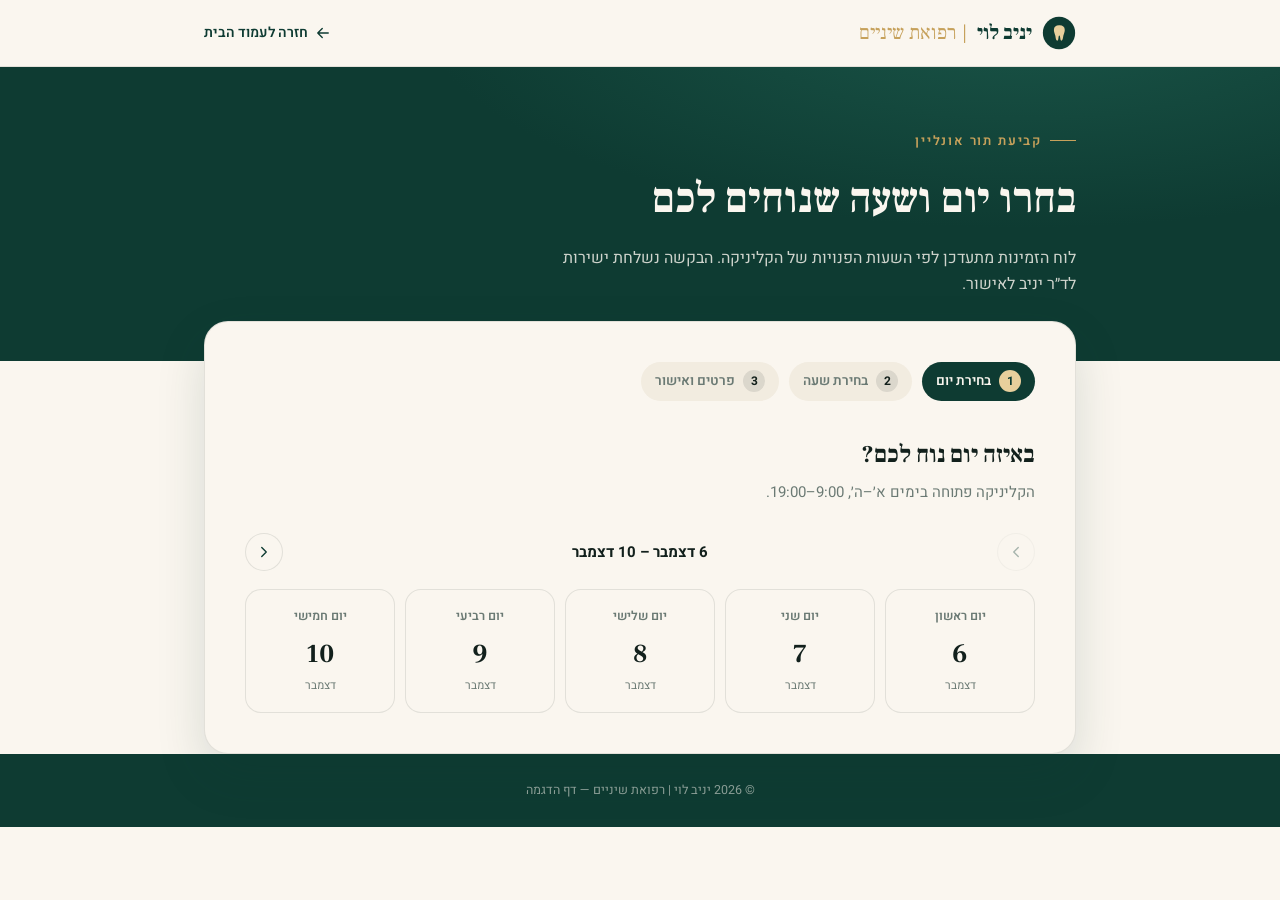
<file: yaniv-dental/booking.html>
<!doctype html>
<html lang="he" dir="rtl">
<head>
<meta charset="UTF-8">
<meta name="viewport" content="width=device-width, initial-scale=1">
<title>קביעת תור | ד״ר יניב לוי — רפואת שיניים</title>
<meta name="description" content="קביעת תור אונליין למרפאת ד״ר יניב לוי — בחרו יום ושעה פנויים, מלאו פרטים ושלחו בקשה.">
<link rel="preconnect" href="https://fonts.googleapis.com">
<link rel="preconnect" href="https://fonts.gstatic.com" crossorigin>
<link href="https://fonts.googleapis.com/css2?family=Frank+Ruhl+Libre:wght@400;500;700;900&family=Heebo:wght@300;400;500;600;700&display=swap" rel="stylesheet">
<style>
  :root{
    --ink:#12201c;
    --cream:#faf6ef;
    --cream-2:#f2ece0;
    --emerald:#0e3b32;
    --emerald-2:#134a3e;
    --gold:#c6a15b;
    --gold-2:#e8cf9c;
    --muted:#6b7a74;
    --line:rgba(18,32,28,.1);
    --shadow: 0 20px 50px rgba(14,59,50,.14);
    --radius: 18px;
    --taken:#e7e0d2;
  }
  *{box-sizing:border-box}
  html{scroll-behavior:smooth}
  body{
    margin:0;
    font-family:"Heebo",system-ui,sans-serif;
    color:var(--ink);
    background:var(--cream);
    line-height:1.65;
    -webkit-font-smoothing:antialiased;
  }
  h1,h2,h3,.serif{font-family:"Frank Ruhl Libre",serif}
  a{color:inherit}
  .wrap{max-width:920px;margin:0 auto;padding:0 24px}
  .eyebrow{
    display:inline-flex;align-items:center;gap:8px;
    font-size:13px;letter-spacing:.14em;text-transform:uppercase;
    color:var(--gold);font-weight:600;
  }
  .eyebrow::before{content:"";width:26px;height:1px;background:var(--gold)}

  header.nav{
    position:sticky;top:0;z-index:50;
    background:rgba(250,246,239,.92);backdrop-filter:blur(10px);
    border-bottom:1px solid var(--line);
  }
  .nav-row{display:flex;align-items:center;justify-content:space-between;padding:16px 24px;max-width:920px;margin:0 auto}
  .brand{display:flex;align-items:center;gap:10px;font-family:"Frank Ruhl Libre",serif;font-size:20px;font-weight:700;color:var(--emerald);text-decoration:none}
  .brand .mark{width:34px;height:34px;flex:none}
  .back{display:flex;align-items:center;gap:6px;font-size:14px;font-weight:600;color:var(--emerald);text-decoration:none}
  .back svg{width:18px;height:18px}

  section.hero-mini{
    background:radial-gradient(1100px 400px at 80% -20%, #1a5548 0%, var(--emerald) 55%, var(--emerald) 100%);
    color:var(--cream);padding:56px 0 64px;position:relative;overflow:hidden;
  }
  .hero-mini h1{font-size:clamp(28px,3.6vw,42px);margin:14px 0 10px;font-weight:700}
  .hero-mini p{font-size:16px;color:rgba(250,246,239,.82);max-width:520px;margin:0}

  main{padding:0 0 100px}
  .panel{
    background:var(--cream);border:1px solid var(--line);border-radius:24px;
    box-shadow:var(--shadow);padding:40px;margin-top:-40px;position:relative;z-index:5;
  }

  /* steps */
  .steps{display:flex;gap:10px;margin-bottom:34px;flex-wrap:wrap}
  .step{
    display:flex;align-items:center;gap:8px;font-size:13.5px;font-weight:600;color:var(--muted);
    padding:8px 14px;border-radius:999px;background:var(--cream-2);
  }
  .step b{
    width:22px;height:22px;border-radius:50%;background:var(--line);color:var(--ink);
    display:flex;align-items:center;justify-content:center;font-size:12px;flex:none;
  }
  .step.active{background:var(--emerald);color:var(--cream)}
  .step.active b{background:var(--gold-2);color:var(--emerald)}
  .step.done{color:var(--emerald)}
  .step.done b{background:var(--emerald);color:var(--gold-2)}

  .stage{display:none}
  .stage.active{display:block}

  h2.stage-title{font-size:24px;margin:0 0 6px}
  .stage-sub{color:var(--muted);font-size:15px;margin:0 0 28px}

  /* week nav */
  .week-nav{display:flex;align-items:center;justify-content:space-between;margin-bottom:18px}
  .week-nav .label{font-weight:700;font-size:15px}
  .week-btn{
    width:38px;height:38px;border-radius:50%;border:1px solid var(--line);background:var(--cream);
    display:flex;align-items:center;justify-content:center;cursor:pointer;transition:background .2s;
  }
  .week-btn:disabled{opacity:.35;cursor:not-allowed}
  .week-btn:not(:disabled):hover{background:var(--cream-2)}
  .week-btn svg{width:18px;height:18px;color:var(--emerald)}

  .day-grid{display:grid;grid-template-columns:repeat(5,1fr);gap:10px}
  .day-card{
    border:1.5px solid var(--line);border-radius:16px;padding:16px 8px;background:var(--cream);
    text-align:center;cursor:pointer;transition:transform .15s, box-shadow .15s, border-color .15s;
  }
  .day-card:hover{transform:translateY(-3px);box-shadow:0 10px 22px rgba(14,59,50,.1)}
  .day-card .dow{font-size:12.5px;color:var(--muted);font-weight:600}
  .day-card .num{font-family:"Frank Ruhl Libre",serif;font-size:26px;font-weight:700;margin:6px 0 2px}
  .day-card .mon{font-size:11.5px;color:var(--muted)}
  .day-card.selected{border-color:var(--emerald);background:var(--emerald);color:var(--cream)}
  .day-card.selected .dow,.day-card.selected .mon{color:rgba(250,246,239,.75)}

  .slot-grid{display:grid;grid-template-columns:repeat(4,1fr);gap:10px;margin-bottom:8px}
  .slot{
    border:1.5px solid var(--line);border-radius:12px;padding:12px 6px;text-align:center;
    font-weight:600;font-size:14.5px;background:var(--cream);cursor:pointer;transition:all .15s;
  }
  .slot:hover{border-color:var(--gold)}
  .slot.selected{background:var(--emerald);border-color:var(--emerald);color:var(--cream)}
  .slot.taken{background:var(--taken);color:var(--muted);cursor:not-allowed;text-decoration:line-through;border-color:var(--taken)}
  @media (max-width:560px){ .slot-grid{grid-template-columns:repeat(3,1fr)} .day-grid{grid-template-columns:repeat(5,1fr);gap:6px} }

  .chosen-summary{
    display:flex;align-items:center;gap:14px;background:var(--cream-2);border-radius:14px;
    padding:14px 18px;margin:22px 0;font-size:14.5px;font-weight:600;color:var(--emerald);
  }
  .chosen-summary svg{width:20px;height:20px;flex:none}

  form.details{display:grid;gap:16px;max-width:460px}
  label{font-size:13.5px;font-weight:600;color:var(--muted);display:block;margin-bottom:6px}
  input,textarea{
    width:100%;border:1.5px solid var(--line);border-radius:12px;padding:12px 14px;
    font-family:"Heebo",sans-serif;font-size:16px;background:var(--cream);color:var(--ink);
  }
  input:focus,textarea:focus{outline:none;border-color:var(--gold)}
  textarea{resize:vertical;min-height:80px}

  .actions-row{display:flex;gap:12px;margin-top:30px;flex-wrap:wrap}
  .btn{
    display:inline-flex;align-items:center;gap:8px;
    padding:13px 26px;border-radius:999px;font-weight:600;font-size:15px;cursor:pointer;
    text-decoration:none;border:1px solid transparent;transition:transform .2s, box-shadow .2s;
  }
  .btn-gold{background:linear-gradient(135deg,var(--gold-2),var(--gold));color:var(--emerald);box-shadow:0 8px 20px rgba(198,161,91,.35)}
  .btn-gold:hover{transform:translateY(-2px)}
  .btn-gold:disabled{opacity:.45;cursor:not-allowed;transform:none;box-shadow:none}
  .btn-ghost{background:transparent;border-color:var(--line);color:var(--ink)}
  .btn-ghost:hover{background:var(--cream-2)}

  .success{text-align:center;padding:20px 0}
  .success .check{
    width:74px;height:74px;border-radius:50%;background:var(--emerald);margin:0 auto 22px;
    display:flex;align-items:center;justify-content:center;
  }
  .success .check svg{width:36px;height:36px;color:var(--gold-2)}
  .success h2{font-size:26px;margin:0 0 10px}
  .success p{color:var(--muted);max-width:440px;margin:0 auto 26px}
  .success .card{
    background:var(--cream-2);border-radius:16px;padding:20px 24px;max-width:380px;margin:0 auto 26px;
    text-align:right;display:grid;gap:10px;font-size:14.5px;
  }
  .success .card .row{display:flex;justify-content:space-between;gap:10px}
  .success .card .row b{color:var(--emerald)}
  .note-box{
    background:var(--cream-2);border-radius:12px;padding:14px 16px;font-size:13px;color:var(--muted);
    max-width:440px;margin:0 auto;display:flex;gap:10px;align-items:flex-start;text-align:right;
  }
  .note-box svg{width:18px;height:18px;flex:none;margin-top:1px;color:var(--gold)}

  footer{background:var(--emerald);color:rgba(250,246,239,.55);padding:26px 0;text-align:center;font-size:12.5px}

  @media (max-width:400px){
    .nav-row{padding:14px 16px}
    .brand{font-size:16px}
    .brand .mark{width:26px;height:26px}
    .back{font-size:0}
    .back svg{width:20px;height:20px}
  }
  @media (max-width:640px){
    .panel{padding:22px 16px;margin-top:-28px;border-radius:18px}
    .day-grid{gap:6px}
    .day-card{padding:12px 4px}
    .day-card .num{font-size:21px}
    .actions-row{gap:10px}
    .actions-row .btn{flex:1;justify-content:center}
  }
</style>
</head>
<body>

<header class="nav">
  <div class="nav-row">
    <a class="brand" href="index.html">
      <svg class="mark" viewBox="0 0 40 40" fill="none">
        <circle cx="20" cy="20" r="19" fill="#0e3b32"/>
        <path d="M20 11c-3.6 0-6 1.8-6 5.4 0 2.7 1.2 4.4 1.7 6.9.4 2.1.5 5.7 2.4 5.7.9 0 1.1-1.7 1.3-3.3.2-1.5.3-2.9 1-2.9.7 0 .8 1.4 1 2.9.2 1.6.4 3.3 1.3 3.3 1.9 0 2-3.6 2.4-5.7.5-2.5 1.7-4.2 1.7-6.9 0-3.6-2.4-5.4-6-5.4Z" fill="#e8cf9c"/>
      </svg>
      יניב לוי <span style="color:var(--gold);font-weight:400">| רפואת שיניים</span>
    </a>
    <a class="back" href="index.html">
      <svg viewBox="0 0 24 24" fill="none"><path d="M19 12H5M11 6l-6 6 6 6" stroke="currentColor" stroke-width="1.8" stroke-linecap="round" stroke-linejoin="round"/></svg>
      חזרה לעמוד הבית
    </a>
  </div>
</header>

<section class="hero-mini">
  <div class="wrap">
    <span class="eyebrow">קביעת תור אונליין</span>
    <h1>בחרו יום ושעה שנוחים לכם</h1>
    <p>לוח הזמינות מתעדכן לפי השעות הפנויות של הקליניקה. הבקשה נשלחת ישירות לד״ר יניב לאישור.</p>
  </div>
</section>

<main class="wrap">
  <div class="panel">

    <div class="steps">
      <div class="step" data-step="1"><b>1</b> בחירת יום</div>
      <div class="step" data-step="2"><b>2</b> בחירת שעה</div>
      <div class="step" data-step="3"><b>3</b> פרטים ואישור</div>
    </div>

    <!-- Stage 1: pick a day -->
    <div class="stage" id="stage1">
      <h2 class="stage-title serif">באיזה יום נוח לכם?</h2>
      <p class="stage-sub">הקליניקה פתוחה בימים א׳–ה׳, 9:00–19:00.</p>

      <div class="week-nav">
        <button class="week-btn" id="weekPrev" aria-label="שבוע קודם" disabled>
          <svg viewBox="0 0 24 24" fill="none"><path d="m15 6-6 6 6 6" stroke="currentColor" stroke-width="1.8" stroke-linecap="round" stroke-linejoin="round"/></svg>
        </button>
        <span class="label" id="weekLabel"></span>
        <button class="week-btn" id="weekNext" aria-label="שבוע הבא">
          <svg viewBox="0 0 24 24" fill="none"><path d="m9 6 6 6-6 6" stroke="currentColor" stroke-width="1.8" stroke-linecap="round" stroke-linejoin="round"/></svg>
        </button>
      </div>
      <div class="day-grid" id="dayGrid"></div>
    </div>

    <!-- Stage 2: pick a time -->
    <div class="stage" id="stage2">
      <h2 class="stage-title serif">באיזו שעה?</h2>
      <p class="stage-sub" id="stage2Sub"></p>
      <div class="slot-grid" id="slotGrid"></div>
      <div class="actions-row">
        <button class="btn btn-ghost" id="backTo1">חזרה לבחירת יום</button>
      </div>
    </div>

    <!-- Stage 3: details -->
    <div class="stage" id="stage3">
      <h2 class="stage-title serif">כמעט סיימנו</h2>
      <p class="stage-sub">נותרו רק כמה פרטים כדי שנוכל לחזור אליכם.</p>

      <div class="chosen-summary">
        <svg viewBox="0 0 24 24" fill="none"><circle cx="12" cy="12" r="9" stroke="currentColor" stroke-width="1.6"/><path d="M12 7v5l3.5 2" stroke="currentColor" stroke-width="1.6" stroke-linecap="round" stroke-linejoin="round"/></svg>
        <span id="chosenText"></span>
      </div>

      <form class="details" id="detailsForm">
        <div>
          <label for="fName">שם מלא *</label>
          <input id="fName" name="name" type="text" required placeholder="לדוגמה: דנה כהן">
        </div>
        <div>
          <label for="fPhone">טלפון *</label>
          <input id="fPhone" name="phone" type="tel" required placeholder="05X-XXXXXXX" pattern="^0[0-9][0-9\-\s]{7,12}$">
        </div>
        <div>
          <label for="fNote">הערה קצרה (לא חובה)</label>
          <textarea id="fNote" name="note" placeholder="למשל: כאב שן, מגיע/ה לראשונה, יש חשש מטיפולים..."></textarea>
        </div>
        <input type="text" id="fHp" name="hp" autocomplete="off" tabindex="-1" aria-hidden="true"
          style="position:absolute;left:-9999px;width:1px;height:1px;opacity:0">
        <div class="actions-row">
          <button type="button" class="btn btn-ghost" id="backTo2">חזרה לבחירת שעה</button>
          <button type="submit" class="btn btn-gold" id="submitBtn">שליחת בקשת התור</button>
        </div>
      </form>
    </div>

    <!-- Stage 4: success -->
    <div class="stage" id="stage4">
      <div class="success">
        <div class="check"><svg viewBox="0 0 24 24" fill="none"><path d="m5 13 4 4L19 7" stroke="currentColor" stroke-width="2.4" stroke-linecap="round" stroke-linejoin="round"/></svg></div>
        <h2 class="serif" id="successTitle">הבקשה נשלחה!</h2>
        <p id="successText">הבקשה נשלחה אוטומטית ליניב עם כל הפרטים.</p>
        <div class="card" id="successCard"></div>
        <div class="actions-row" style="justify-content:center">
          <a class="btn btn-gold" id="addToCalendar" download="appointment.ics">הוספה ליומן שלי</a>
          <a class="btn btn-ghost" href="index.html">חזרה לעמוד הבית</a>
        </div>
        <div class="note-box" style="margin-top:28px">
          <svg viewBox="0 0 24 24" fill="none"><path d="M12 9v4M12 17h.01M10.3 3.9 1.8 18a2 2 0 0 0 1.7 3h17a2 2 0 0 0 1.7-3L13.7 3.9a2 2 0 0 0-3.4 0Z" stroke="currentColor" stroke-width="1.6" stroke-linecap="round" stroke-linejoin="round"/></svg>
          <span>התור מוצע ואינו סופי עד לאישור טלפוני או במייל מהקליניקה. דף זה נבנה כהדגמה.</span>
        </div>
      </div>
    </div>

  </div>
</main>

<footer>© 2026 יניב לוי | רפואת שיניים — דף הדגמה</footer>

<script>
(function () {
  "use strict";

  var CLINIC_EMAIL = "aztodev@gmail.com";
  var CLINIC_NAME = 'ד"ר יניב לוי';
  // Placeholder — the real path depends on how the Node.js App is created in
  // cPanel (it assigns the subdomain/path). Update this the day it is deployed;
  // until then every request 404s and the mailto: fallback below is what runs.
  var BOOKING_ENDPOINT = "https://aztodev.com/yaniv-booking/api/book";
  var SLOTS_ENDPOINT = "https://aztodev.com/yaniv-booking/api/slots";
  var OPEN_DAYS = [0, 1, 2, 3, 4]; // Sunday .. Thursday
  var OPEN_HOUR = 9, CLOSE_HOUR = 19, SLOT_MIN = 30;
  var DOW = ["ראשון", "שני", "שלישי", "רביעי", "חמישי", "שישי", "שבת"];
  var MON = ["ינואר", "פברואר", "מרץ", "אפריל", "מאי", "יוני", "יולי", "אוגוסט", "ספטמבר", "אוקטובר", "נובמבר", "דצמבר"];

  var pageLoadedAt = Date.now();
  // taken: the times the server says are held on state.date. null = not
  // known yet (loading) or the server could not be asked — never guessed.
  var state = { weekOffset: 0, date: null, time: null, taken: null, slotsError: false };

  var stages = document.querySelectorAll(".stage");
  var stepEls = document.querySelectorAll(".step");
  function goStage(n) {
    stages.forEach(function (s) { s.classList.remove("active"); });
    document.getElementById("stage" + n).classList.add("active");
    stepEls.forEach(function (el) {
      var s = Number(el.dataset.step);
      el.classList.toggle("active", s === Math.min(n, 3));
      el.classList.toggle("done", s < n);
    });
    window.scrollTo({ top: document.querySelector(".panel").offsetTop - 20, behavior: "smooth" });
  }

  function fmt2(n) { return n < 10 ? "0" + n : "" + n; }
  function dateKey(d) { return d.getFullYear() + "-" + fmt2(d.getMonth() + 1) + "-" + fmt2(d.getDate()); }

  function nextOpenDays(count, weekOffset) {
    var days = [];
    var cursor = new Date();
    cursor.setDate(cursor.getDate() + 1 + weekOffset * 7);
    var guard = 0;
    while (days.length < count && guard < 60) {
      guard++;
      if (OPEN_DAYS.indexOf(cursor.getDay()) !== -1) days.push(new Date(cursor));
      cursor.setDate(cursor.getDate() + 1);
    }
    return days;
  }

  function renderDayGrid() {
    var grid = document.getElementById("dayGrid");
    var days = nextOpenDays(5, state.weekOffset);
    grid.innerHTML = "";
    days.forEach(function (d) {
      var card = document.createElement("div");
      card.className = "day-card";
      if (state.date && dateKey(d) === dateKey(state.date)) card.classList.add("selected");
      card.innerHTML =
        '<div class="dow">יום ' + DOW[d.getDay()] + '</div>' +
        '<div class="num">' + d.getDate() + '</div>' +
        '<div class="mon">' + MON[d.getMonth()] + '</div>';
      card.addEventListener("click", function () {
        state.date = d;
        state.time = null;
        renderDayGrid();
        loadSlots();
        goStage(2);
      });
      grid.appendChild(card);
    });
    var first = days[0], last = days[days.length - 1];
    document.getElementById("weekLabel").textContent =
      first.getDate() + " " + MON[first.getMonth()] + " – " + last.getDate() + " " + MON[last.getMonth()];
    document.getElementById("weekPrev").disabled = state.weekOffset <= 0;
  }

  // 2026-10-19: "taken" used to be a seeded random (38% of slots), so real
  // free hours looked blocked and a real booking never showed. It is now
  // exactly what the server holds for that date — nothing else marks a slot.
  function slotsForDate(d) {
    var taken = state.taken || [];
    var slots = [];
    for (var h = OPEN_HOUR; h < CLOSE_HOUR; h++) {
      for (var m = 0; m < 60; m += SLOT_MIN) {
        var label = fmt2(h) + ":" + fmt2(m);
        slots.push({ label: label, taken: taken.indexOf(label) !== -1 });
      }
    }
    return slots;
  }

  function loadSlots(notice) {
    if (!state.date) return;
    var forDate = dateKey(state.date);
    state.taken = null;
    state.slotsError = false;
    renderSlots(notice);
    fetch(SLOTS_ENDPOINT + "?date=" + encodeURIComponent(forDate), { cache: "no-store" })
      .then(function (res) { if (!res.ok) throw new Error("HTTP " + res.status); return res.json(); })
      .then(function (j) {
        if (!state.date || dateKey(state.date) !== forDate) return; // the visitor moved on
        if (!j || j.ok !== true || !Array.isArray(j.taken)) throw new Error("bad answer");
        state.taken = j.taken;
        renderSlots(notice);
      })
      .catch(function () {
        if (!state.date || dateKey(state.date) !== forDate) return;
        // Say we could not check. Showing every slot as free would be a claim
        // we cannot back; the server still refuses a taken slot on submit.
        state.taken = [];
        state.slotsError = true;
        renderSlots(notice);
      });
  }

  function renderSlots(notice) {
    if (!state.date) return;
    var sub = document.getElementById("stage2Sub");
    var line = "יום " + DOW[state.date.getDay()] + ", " + state.date.getDate() + " ב" + MON[state.date.getMonth()];
    if (notice) line = notice + " " + line;
    if (state.taken === null) line += " — בודקים אילו שעות פנויות…";
    else if (state.slotsError) line += " — לא הצלחנו לבדוק זמינות כרגע; אם השעה תפוסה נגיד לכם בשליחה.";
    sub.textContent = line;
    var grid = document.getElementById("slotGrid");
    grid.innerHTML = "";
    if (state.taken === null) return;
    slotsForDate(state.date).forEach(function (s) {
      var el = document.createElement("div");
      el.className = "slot" + (s.taken ? " taken" : "") + (state.time === s.label ? " selected" : "");
      el.textContent = s.label;
      if (!s.taken) {
        el.addEventListener("click", function () {
          state.time = s.label;
          renderSlots();
          updateChosenSummary();
          goStage(3);
        });
      }
      grid.appendChild(el);
    });
  }

  function updateChosenSummary() {
    if (!state.date || !state.time) return;
    document.getElementById("chosenText").textContent =
      "יום " + DOW[state.date.getDay()] + ", " + state.date.getDate() + " ב" + MON[state.date.getMonth()] + " בשעה " + state.time;
  }

  function icsFor(d, time, name) {
    var parts = time.split(":");
    var start = new Date(d);
    start.setHours(Number(parts[0]), Number(parts[1]), 0, 0);
    var end = new Date(start.getTime() + SLOT_MIN * 60000);
    function stamp(dt) {
      return dt.getUTCFullYear() + fmt2(dt.getUTCMonth() + 1) + fmt2(dt.getUTCDate()) + "T" +
        fmt2(dt.getUTCHours()) + fmt2(dt.getUTCMinutes()) + "00Z";
    }
    return [
      "BEGIN:VCALENDAR", "VERSION:2.0", "PRODID:-//yaniv-dental//booking//HE",
      "BEGIN:VEVENT",
      "UID:" + Date.now() + "@yaniv-dental",
      "DTSTAMP:" + stamp(new Date()),
      "DTSTART:" + stamp(start),
      "DTEND:" + stamp(end),
      "SUMMARY:תור אצל " + CLINIC_NAME,
      "DESCRIPTION:בקשת תור עבור " + name + " — ממתין לאישור הקליניקה.",
      "END:VEVENT", "END:VCALENDAR",
    ].join("\r\n");
  }

  document.getElementById("weekPrev").addEventListener("click", function () {
    if (state.weekOffset > 0) { state.weekOffset--; renderDayGrid(); }
  });
  document.getElementById("weekNext").addEventListener("click", function () {
    state.weekOffset++; renderDayGrid();
  });
  document.getElementById("backTo1").addEventListener("click", function () { goStage(1); });
  document.getElementById("backTo2").addEventListener("click", function () { goStage(2); });

  document.getElementById("detailsForm").addEventListener("submit", function (e) {
    e.preventDefault();
    var name = document.getElementById("fName").value.trim();
    var phone = document.getElementById("fPhone").value.trim();
    var note = document.getElementById("fNote").value.trim();
    var hp = document.getElementById("fHp").value;
    if (!name || !phone || !state.date || !state.time) return;

    var dateStr = "יום " + DOW[state.date.getDay()] + ", " + state.date.getDate() + " ב" + MON[state.date.getMonth()] + " " + state.date.getFullYear();
    var subject = "בקשת תור חדשה — " + name + " — " + dateStr + " בשעה " + state.time;
    var body =
      "התקבלה בקשה חדשה לתור דרך אתר הקליניקה:\n\n" +
      "שם: " + name + "\n" +
      "טלפון: " + phone + "\n" +
      "יום מבוקש: " + dateStr + "\n" +
      "שעה מבוקשת: " + state.time + "\n" +
      (note ? "הערה: " + note + "\n" : "") +
      "\nלאישור סופי — נא לחזור ללקוח/ה בטלפון או במייל.";

    var mailto = "mailto:" + CLINIC_EMAIL + "?subject=" + encodeURIComponent(subject) + "&body=" + encodeURIComponent(body);

    var card = document.getElementById("successCard");
    card.innerHTML =
      '<div class="row"><span>שם</span><b>' + name + '</b></div>' +
      '<div class="row"><span>טלפון</span><b style="direction:ltr">' + phone + '</b></div>' +
      '<div class="row"><span>יום</span><b>' + dateStr + '</b></div>' +
      '<div class="row"><span>שעה</span><b>' + state.time + '</b></div>';

    var ics = icsFor(state.date, state.time, name);
    var link = document.getElementById("addToCalendar");
    link.href = "data:text/calendar;charset=utf-8," + encodeURIComponent(ics);

    // Try the real, automatic path first (the server that mails Yaniv on its
    // own — see T-mulcjkhk-h67ik). It has no route until ציון approves the
    // ChemiCloud deploy, so a network/CORS/404 failure here is the honest,
    // expected fallback, not a bug: we never claim "sent automatically"
    // unless the server itself said so.
    var submitBtn = document.getElementById("submitBtn");
    submitBtn.disabled = true;

    function openMailto(url) {
      // A real <a> click hands the mailto: scheme to the OS without
      // navigating this tab. Setting window.location.href to a mailto: URL
      // instead makes some embedded browsers (WhatsApp/Instagram in-app,
      // some Android WebViews) attempt a real page navigation to it, which
      // they can't resolve — the tab goes blank and no mail app ever opens.
      var a = document.createElement("a");
      a.href = url;
      a.style.display = "none";
      document.body.appendChild(a);
      a.click();
      document.body.removeChild(a);
    }
    function showManualFallback() {
      document.getElementById("successTitle").textContent = "הבקשה מוכנה לשליחה!";
      document.getElementById("successText").textContent =
        "פתחנו עבורכם הודעת מייל מוכנה ליניב עם כל הפרטים — צריך רק לאשר שליחה בתוכנת המייל שנפתחה (או באפליקציה בנייד).";
      goStage(4);
      submitBtn.disabled = false;
      openMailto(mailto);
    }
    function showSaved() {
      document.getElementById("successTitle").textContent = "הבקשה התקבלה!";
      document.getElementById("successText").textContent = "הבקשה נשמרה במערכת של ד\"ר יניב לוי עם כל הפרטים.";
      goStage(4);
      submitBtn.disabled = false;
    }

    var ctrl = ("AbortController" in window) ? new AbortController() : null;
    var timer = setTimeout(function () { if (ctrl) ctrl.abort(); }, 8000);

    fetch(BOOKING_ENDPOINT, {
      method: "POST",
      headers: { "content-type": "application/json" },
      signal: ctrl ? ctrl.signal : undefined,
      body: JSON.stringify({
        name: name, phone: phone,
        date: dateKey(state.date), time: state.time, note: note,
        hp: hp, elapsedMs: Date.now() - pageLoadedAt,
      }),
    }).then(function (res) {
      clearTimeout(timer);
      // 409 = the server already holds this date+time. Until 2026-10-19 this
      // fell into the mailto fallback and the page said «הבקשה מוכנה לשליחה!»,
      // so a double booking looked accepted. Send them back to pick again.
      if (res.status === 409) {
        submitBtn.disabled = false;
        state.time = null;
        loadSlots("השעה שבחרתם כבר נתפסה — בחרו שעה אחרת.");
        goStage(2);
        return;
      }
      if (!res.ok) return showManualFallback();
      return res.json().then(function (j) {
        if (j && j.ok === true && j.saved === true) showSaved();
        else showManualFallback();
      }, showManualFallback);
    }).catch(function () {
      clearTimeout(timer);
      showManualFallback();
    });
  });

  renderDayGrid();
  goStage(1);
})();
</script>

</body>
</html>
</file>
<file: dj-landing-page/style.css>
:root {
  --bg: #0b0710;
  --bg-alt: #140c1f;
  --surface: #1b1327;
  --surface-2: #241a34;
  --text: #f4f1f8;
  --text-dim: #b9aec9;
  --accent: #ff4d8d;
  --accent-2: #6a3cff;
  --border: rgba(255, 255, 255, 0.08);
  --radius: 18px;
  --shadow: 0 20px 50px rgba(0, 0, 0, 0.35);
  --focus: #ffd166;
}

* {
  box-sizing: border-box;
}

html {
  scroll-behavior: smooth;
}

body {
  margin: 0;
  background: var(--bg);
  color: var(--text);
  font-family: "Heebo", "Segoe UI", Tahoma, sans-serif;
  line-height: 1.6;
  -webkit-font-smoothing: antialiased;
}

img, svg {
  max-width: 100%;
  display: block;
}

a {
  color: inherit;
  text-decoration: none;
}

.container {
  width: 100%;
  max-width: 1100px;
  margin: 0 auto;
  padding: 0 20px;
}

.skip-link {
  position: absolute;
  right: -999px;
  top: 0;
  background: var(--accent);
  color: #12060c;
  padding: 10px 16px;
  border-radius: 0 0 0 10px;
  z-index: 100;
  font-weight: 600;
}

.skip-link:focus {
  right: 0;
}

:focus-visible {
  outline: 3px solid var(--focus);
  outline-offset: 3px;
}

/* Header */
.site-header {
  position: sticky;
  top: 0;
  z-index: 50;
  background: rgba(11, 7, 16, 0.82);
  backdrop-filter: blur(10px);
  border-bottom: 1px solid var(--border);
}

.header-inner {
  display: flex;
  align-items: center;
  justify-content: space-between;
  gap: 16px;
  padding-top: 14px;
  padding-bottom: 14px;
}

.brand {
  display: flex;
  align-items: center;
  gap: 8px;
  font-weight: 900;
  font-size: 1.3rem;
  letter-spacing: 0.5px;
}

.brand-mark {
  font-size: 1.4rem;
}

.accent {
  background: linear-gradient(90deg, var(--accent), var(--accent-2));
  -webkit-background-clip: text;
  background-clip: text;
  color: transparent;
}

.main-nav {
  display: flex;
  gap: 22px;
  font-weight: 600;
  font-size: 0.95rem;
}

.main-nav a {
  color: var(--text-dim);
  transition: color 0.2s ease;
}

.main-nav a:hover,
.main-nav a:focus-visible {
  color: var(--text);
}

/* Buttons */
.btn {
  display: inline-flex;
  align-items: center;
  gap: 8px;
  padding: 14px 24px;
  border-radius: 999px;
  font-weight: 700;
  font-size: 1rem;
  border: 1px solid transparent;
  cursor: pointer;
  transition: transform 0.15s ease, box-shadow 0.15s ease, opacity 0.15s ease;
}

.btn:hover {
  transform: translateY(-1px);
}

.btn-small {
  padding: 9px 16px;
  font-size: 0.9rem;
}

.btn-whatsapp {
  background: #25d366;
  color: #06140b;
}

.btn-whatsapp:hover {
  box-shadow: 0 10px 24px rgba(37, 211, 102, 0.35);
}

.btn-primary {
  background: linear-gradient(90deg, var(--accent), var(--accent-2));
  color: #fff;
  width: 100%;
  justify-content: center;
  font-size: 1.05rem;
  padding: 16px 24px;
}

.btn-primary:disabled {
  opacity: 0.6;
  cursor: not-allowed;
  transform: none;
}

.btn-outline {
  border-color: rgba(255, 255, 255, 0.25);
  color: var(--text);
  background: transparent;
}

.btn-outline:hover {
  border-color: var(--accent);
}

/* Hero */
.hero {
  position: relative;
  overflow: hidden;
  padding: 96px 0 72px;
}

.hero-bg {
  position: absolute;
  inset: 0;
  width: 100%;
  height: 100%;
  object-fit: cover;
  opacity: 0.38;
}

.hero-glow {
  position: absolute;
  inset: -20% -10% auto -10%;
  height: 480px;
  background: radial-gradient(60% 60% at 30% 30%, rgba(255, 77, 141, 0.35), transparent 70%),
    radial-gradient(50% 50% at 80% 20%, rgba(106, 60, 255, 0.35), transparent 70%);
  filter: blur(30px);
  pointer-events: none;
}

.hero::after {
  content: "";
  position: absolute;
  inset: 0;
  background: linear-gradient(180deg, rgba(11, 7, 16, 0.55) 0%, var(--bg) 92%);
  pointer-events: none;
}

.hero-inner {
  position: relative;
  z-index: 1;
}

.eyebrow {
  text-transform: uppercase;
  letter-spacing: 2px;
  font-size: 0.8rem;
  font-weight: 700;
  color: var(--accent);
  margin-bottom: 12px;
}

.eyebrow.center,
h2.center {
  text-align: center;
}

.hero h1 {
  font-size: clamp(2.3rem, 5vw, 3.6rem);
  font-weight: 900;
  margin: 0 0 20px;
  line-height: 1.15;
}

.hero-sub {
  max-width: 640px;
  color: var(--text-dim);
  font-size: 1.1rem;
  margin-bottom: 32px;
}

.hero-cta {
  display: flex;
  flex-wrap: wrap;
  gap: 14px;
  margin-bottom: 48px;
}

.hero-stats {
  display: flex;
  gap: 36px;
  list-style: none;
  padding: 0;
  margin: 0;
}

.hero-stats li {
  display: flex;
  flex-direction: column;
  gap: 4px;
}

.hero-stats strong {
  font-size: 1.6rem;
  font-weight: 900;
}

.hero-stats span {
  color: var(--text-dim);
  font-size: 0.85rem;
}

/* Sections */
.section {
  padding: 72px 0;
}

.section h2 {
  font-size: clamp(1.6rem, 3.5vw, 2.2rem);
  font-weight: 900;
  margin: 0 0 40px;
}

/* About */
.about-grid {
  display: grid;
  grid-template-columns: 0.9fr 1.1fr;
  gap: 48px;
  align-items: center;
}

.about-art {
  border-radius: var(--radius);
  overflow: hidden;
  box-shadow: var(--shadow);
}

.about-photo {
  width: 100%;
  height: 100%;
  aspect-ratio: 1 / 1;
  object-fit: cover;
}

.about-text p {
  color: var(--text-dim);
}

.checklist {
  list-style: none;
  padding: 0;
  margin: 24px 0 0;
  display: grid;
  gap: 12px;
}

.checklist li {
  position: relative;
  padding-right: 30px;
  font-weight: 600;
}

.checklist li::before {
  content: "✔";
  position: absolute;
  right: 0;
  color: var(--accent);
}

/* Services */
.services {
  background: var(--bg-alt);
}

.cards-grid {
  display: grid;
  grid-template-columns: repeat(4, 1fr);
  gap: 20px;
}

.card {
  background: var(--surface);
  border: 1px solid var(--border);
  border-radius: var(--radius);
  padding: 28px 22px;
  text-align: center;
}

.card-icon {
  font-size: 2.2rem;
  display: block;
  margin-bottom: 14px;
}

.card h3 {
  margin: 0 0 10px;
  font-size: 1.1rem;
}

.card p {
  color: var(--text-dim);
  font-size: 0.92rem;
  margin: 0;
}

/* Gallery */
.gallery-grid {
  display: grid;
  grid-template-columns: repeat(3, 1fr);
  gap: 16px;
}

.gallery-item {
  aspect-ratio: 1 / 1;
  border-radius: var(--radius);
  overflow: hidden;
}

.gallery-item img {
  width: 100%;
  height: 100%;
  object-fit: cover;
  transition: transform 0.3s ease;
}

.gallery-item:hover img {
  transform: scale(1.05);
}

.gallery-note {
  text-align: center;
  color: var(--text-dim);
  font-size: 0.85rem;
  margin-top: 20px;
}

/* Testimonials */
.testimonials {
  background: var(--bg-alt);
}

.quotes-grid {
  display: grid;
  grid-template-columns: repeat(3, 1fr);
  gap: 20px;
}

.quote {
  background: var(--surface);
  border: 1px solid var(--border);
  border-radius: var(--radius);
  padding: 26px;
  margin: 0;
}

.quote p {
  margin: 0 0 14px;
  color: var(--text);
}

.quote cite {
  color: var(--text-dim);
  font-style: normal;
  font-size: 0.88rem;
}

/* Contact */
.contact-grid {
  display: grid;
  grid-template-columns: 0.9fr 1.1fr;
  gap: 48px;
  align-items: start;
}

.contact-info p {
  color: var(--text-dim);
}

.contact-info .btn {
  margin: 20px 0 30px;
}

.contact-details {
  display: grid;
  gap: 14px;
  margin: 0;
}

.contact-details dt {
  font-size: 0.8rem;
  color: var(--text-dim);
  text-transform: uppercase;
  letter-spacing: 1px;
}

.contact-details dd {
  margin: 4px 0 0;
  font-weight: 700;
}

.contact-form {
  background: var(--surface);
  border: 1px solid var(--border);
  border-radius: var(--radius);
  padding: 32px;
  box-shadow: var(--shadow);
}

.form-row {
  margin-bottom: 20px;
}

.form-row label {
  display: block;
  font-weight: 600;
  margin-bottom: 8px;
  font-size: 0.95rem;
}

.required {
  color: var(--accent);
}

.form-row input,
.form-row textarea {
  width: 100%;
  background: var(--surface-2);
  border: 1px solid var(--border);
  border-radius: 12px;
  padding: 13px 14px;
  color: var(--text);
  font-family: inherit;
  font-size: 1rem;
  resize: vertical;
}

.form-row input:focus,
.form-row textarea:focus {
  border-color: var(--accent);
}

.form-row.has-error textarea,
.form-row.has-error input {
  border-color: #ff6b6b;
}

.field-error {
  color: #ff8686;
  font-size: 0.85rem;
  margin: 8px 0 0;
}

.honeypot {
  position: absolute;
  left: -9999px;
  width: 1px;
  height: 1px;
  opacity: 0;
}

.form-status {
  margin: 16px 0 0;
  font-size: 0.95rem;
  min-height: 1.4em;
}

.form-status.success {
  color: #6ee7a8;
}

.form-status.error {
  color: #ff8686;
}

/* Footer */
.site-footer {
  border-top: 1px solid var(--border);
  padding: 40px 0;
  text-align: center;
  color: var(--text-dim);
  font-size: 0.9rem;
}

.footer-brand {
  justify-content: center;
  margin-bottom: 14px;
}

.footer-note {
  opacity: 0.6;
  font-size: 0.8rem;
}

/* Floating WhatsApp */
.floating-whatsapp {
  position: fixed;
  bottom: 24px;
  left: 24px;
  width: 58px;
  height: 58px;
  border-radius: 50%;
  background: #25d366;
  display: flex;
  align-items: center;
  justify-content: center;
  font-size: 1.6rem;
  box-shadow: 0 14px 30px rgba(37, 211, 102, 0.45);
  z-index: 60;
}

/* Responsive */
@media (max-width: 860px) {
  .main-nav {
    display: none;
  }

  .about-grid,
  .contact-grid {
    grid-template-columns: 1fr;
  }

  .cards-grid {
    grid-template-columns: repeat(2, 1fr);
  }

  .quotes-grid {
    grid-template-columns: 1fr;
  }

  .gallery-grid {
    grid-template-columns: repeat(2, 1fr);
  }
}

@media (max-width: 480px) {
  .cards-grid {
    grid-template-columns: 1fr;
  }

  .hero {
    padding: 72px 0 48px;
  }

  .hero-stats {
    gap: 22px;
  }

  .contact-form {
    padding: 22px;
  }
}
</file>
